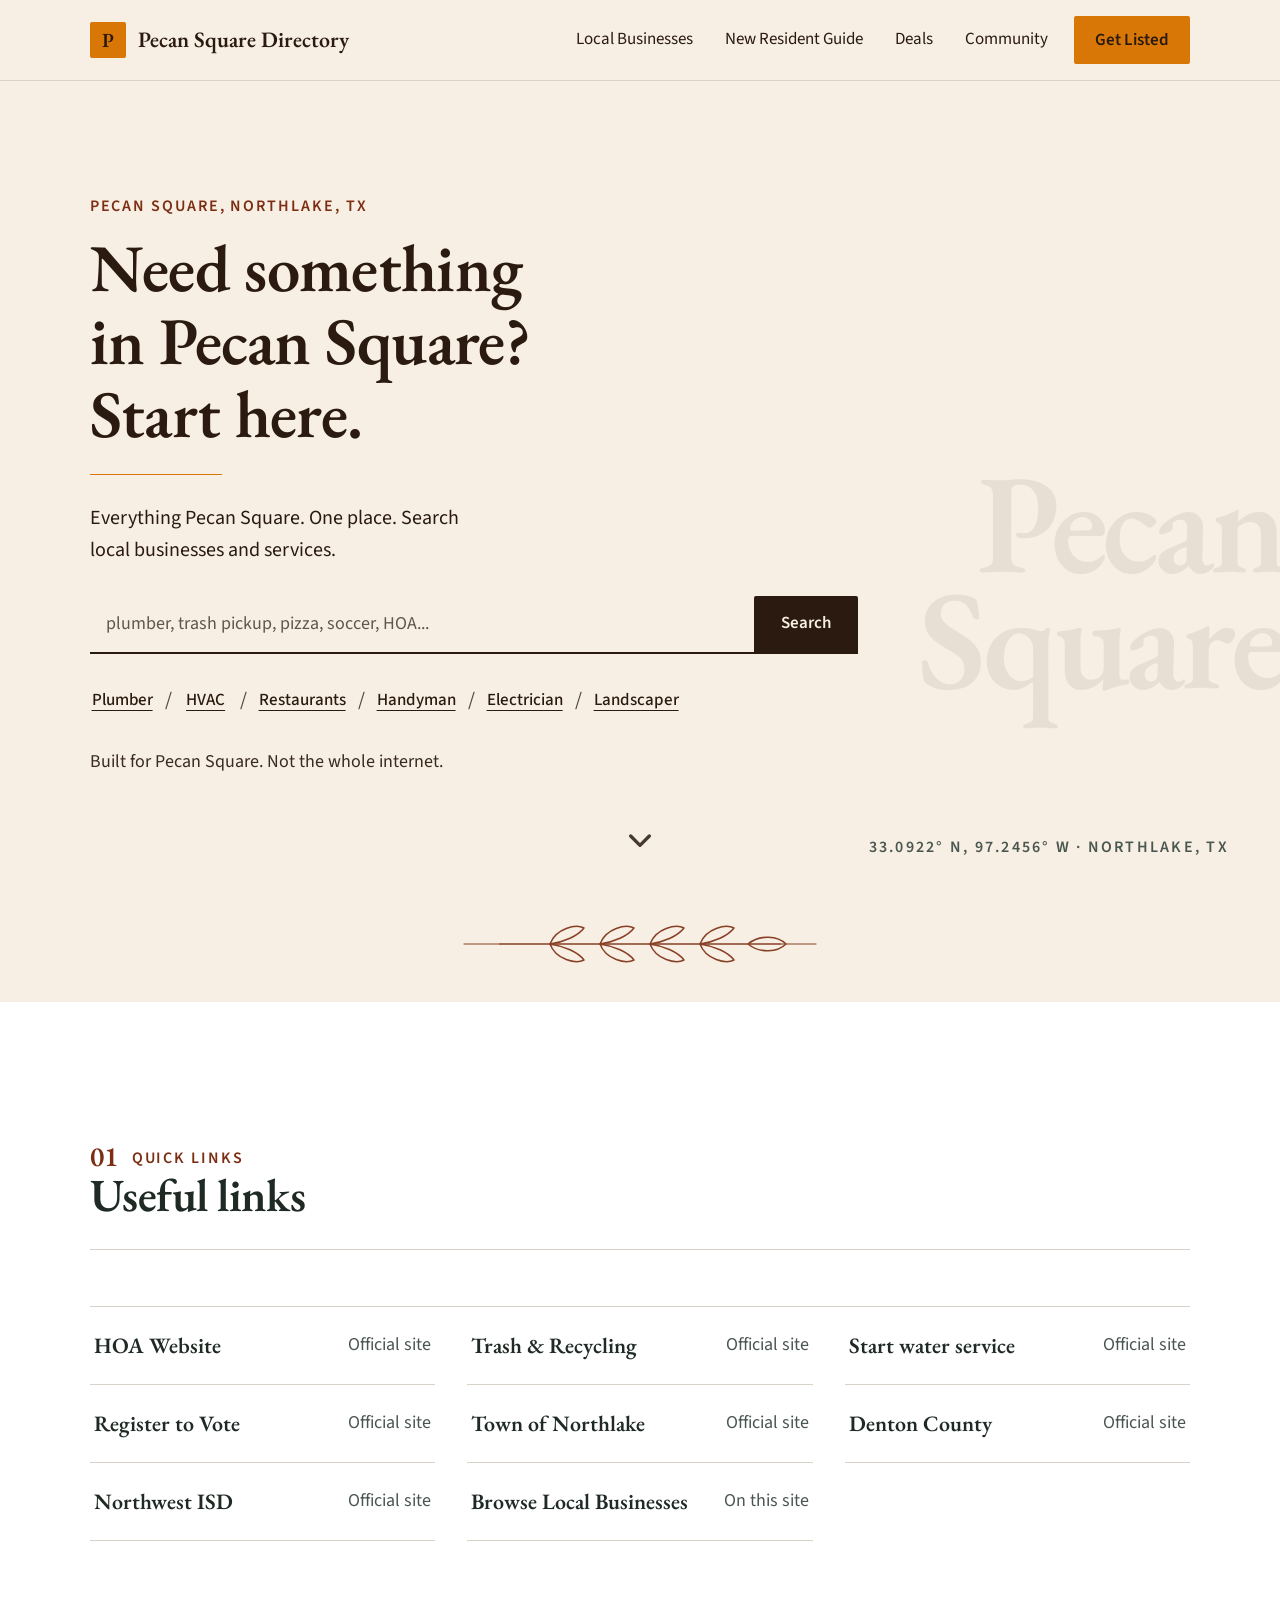
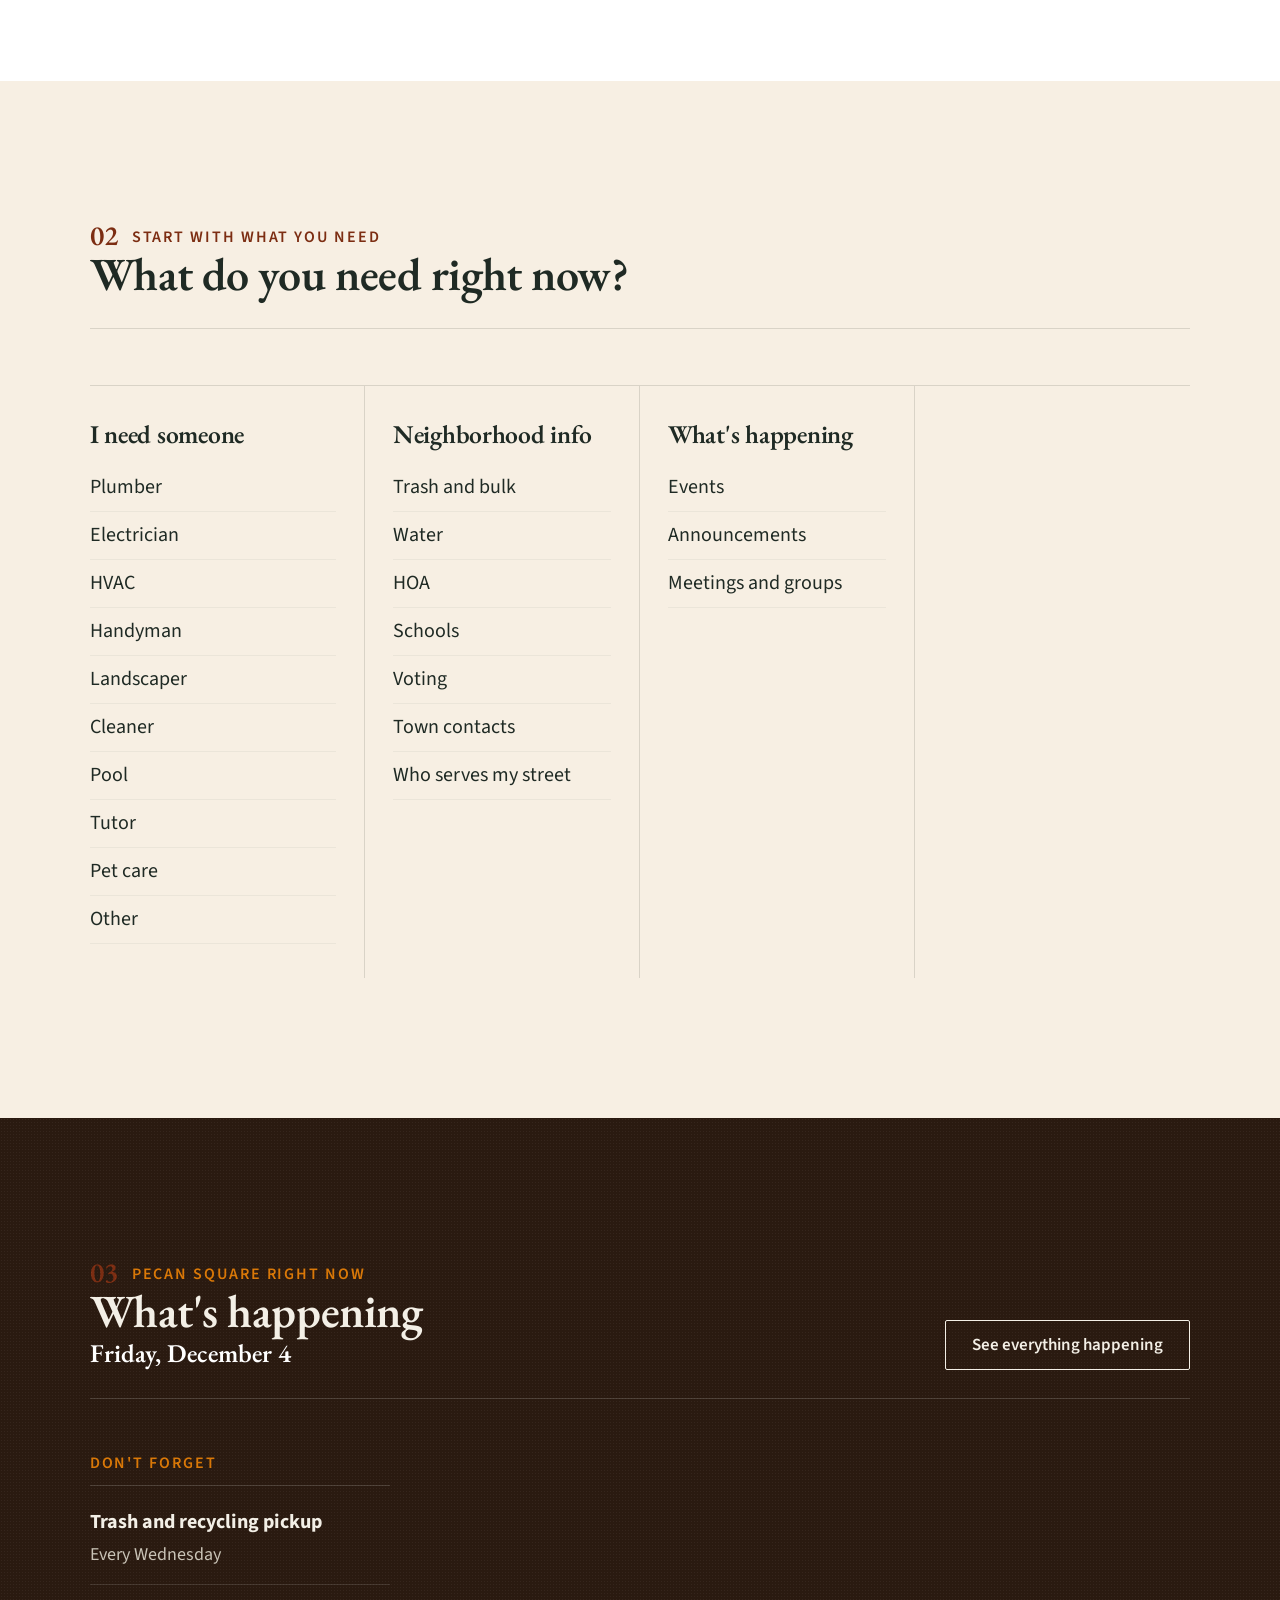
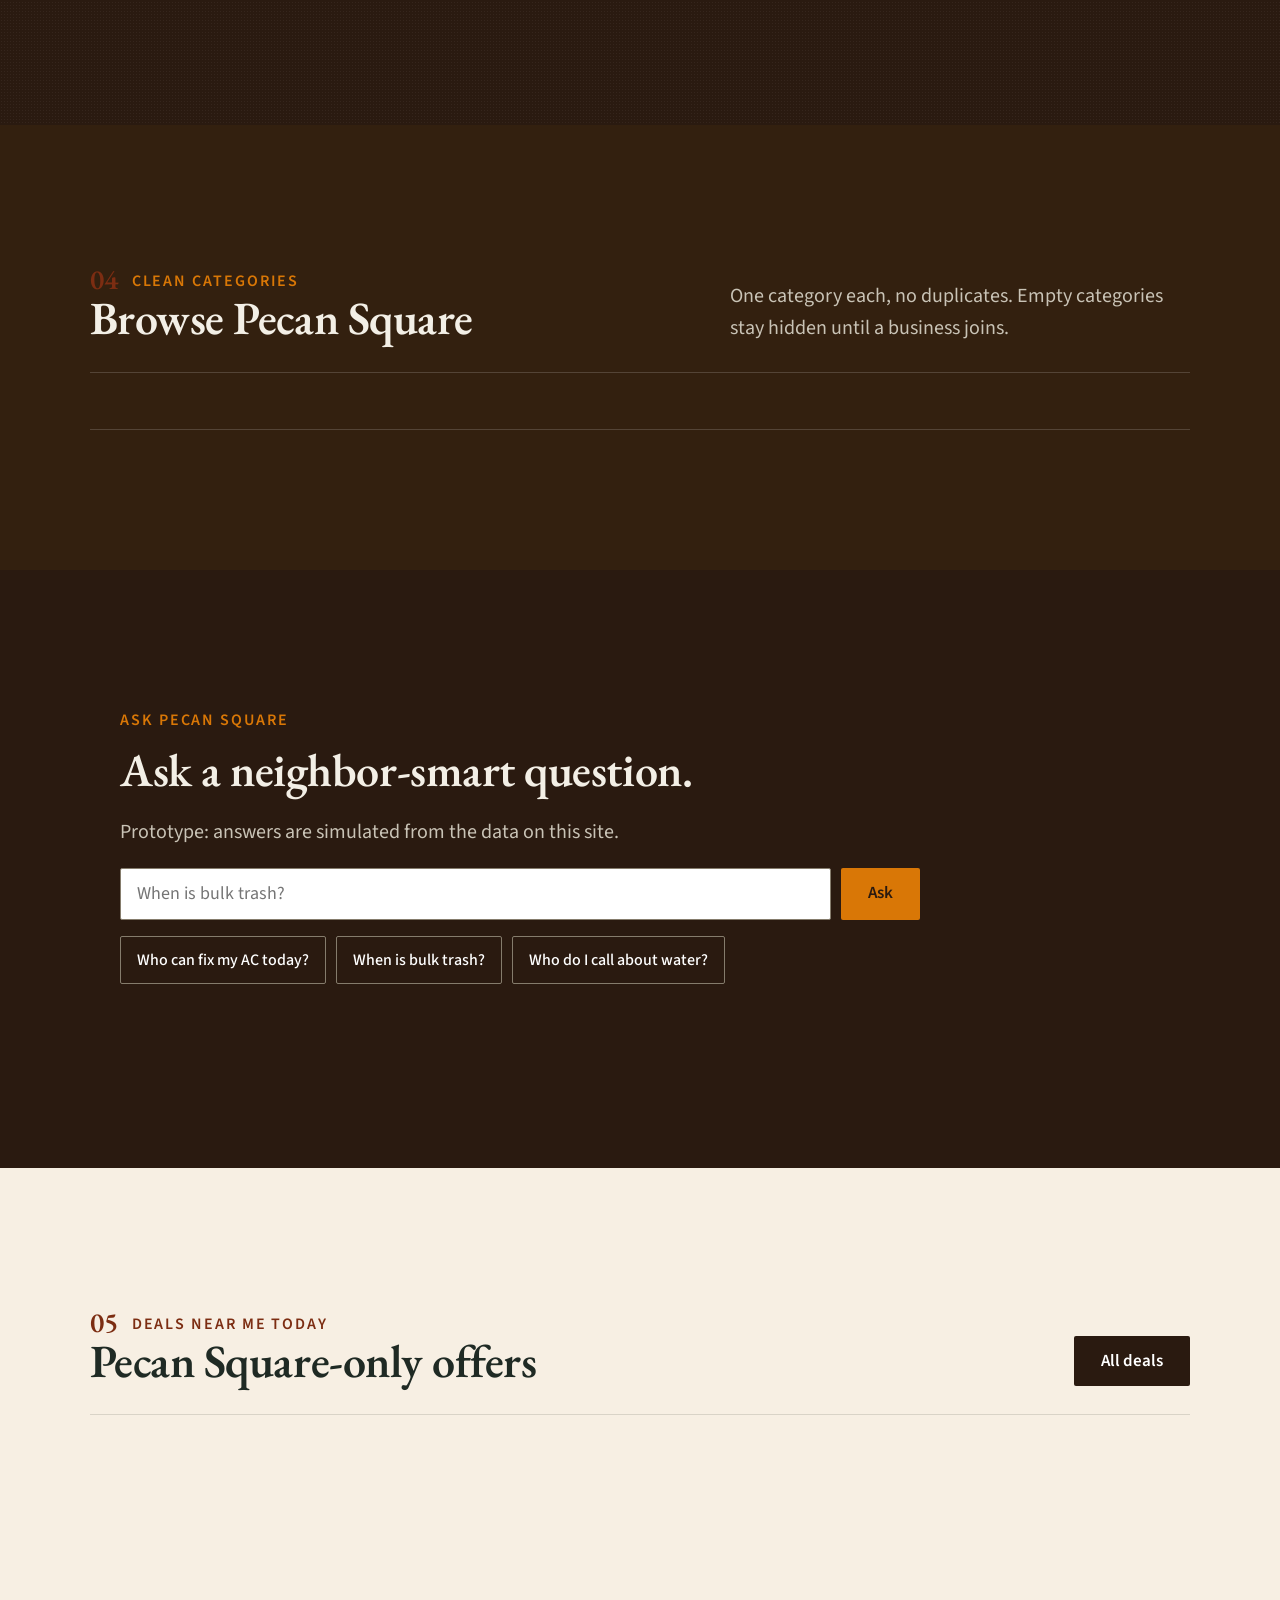
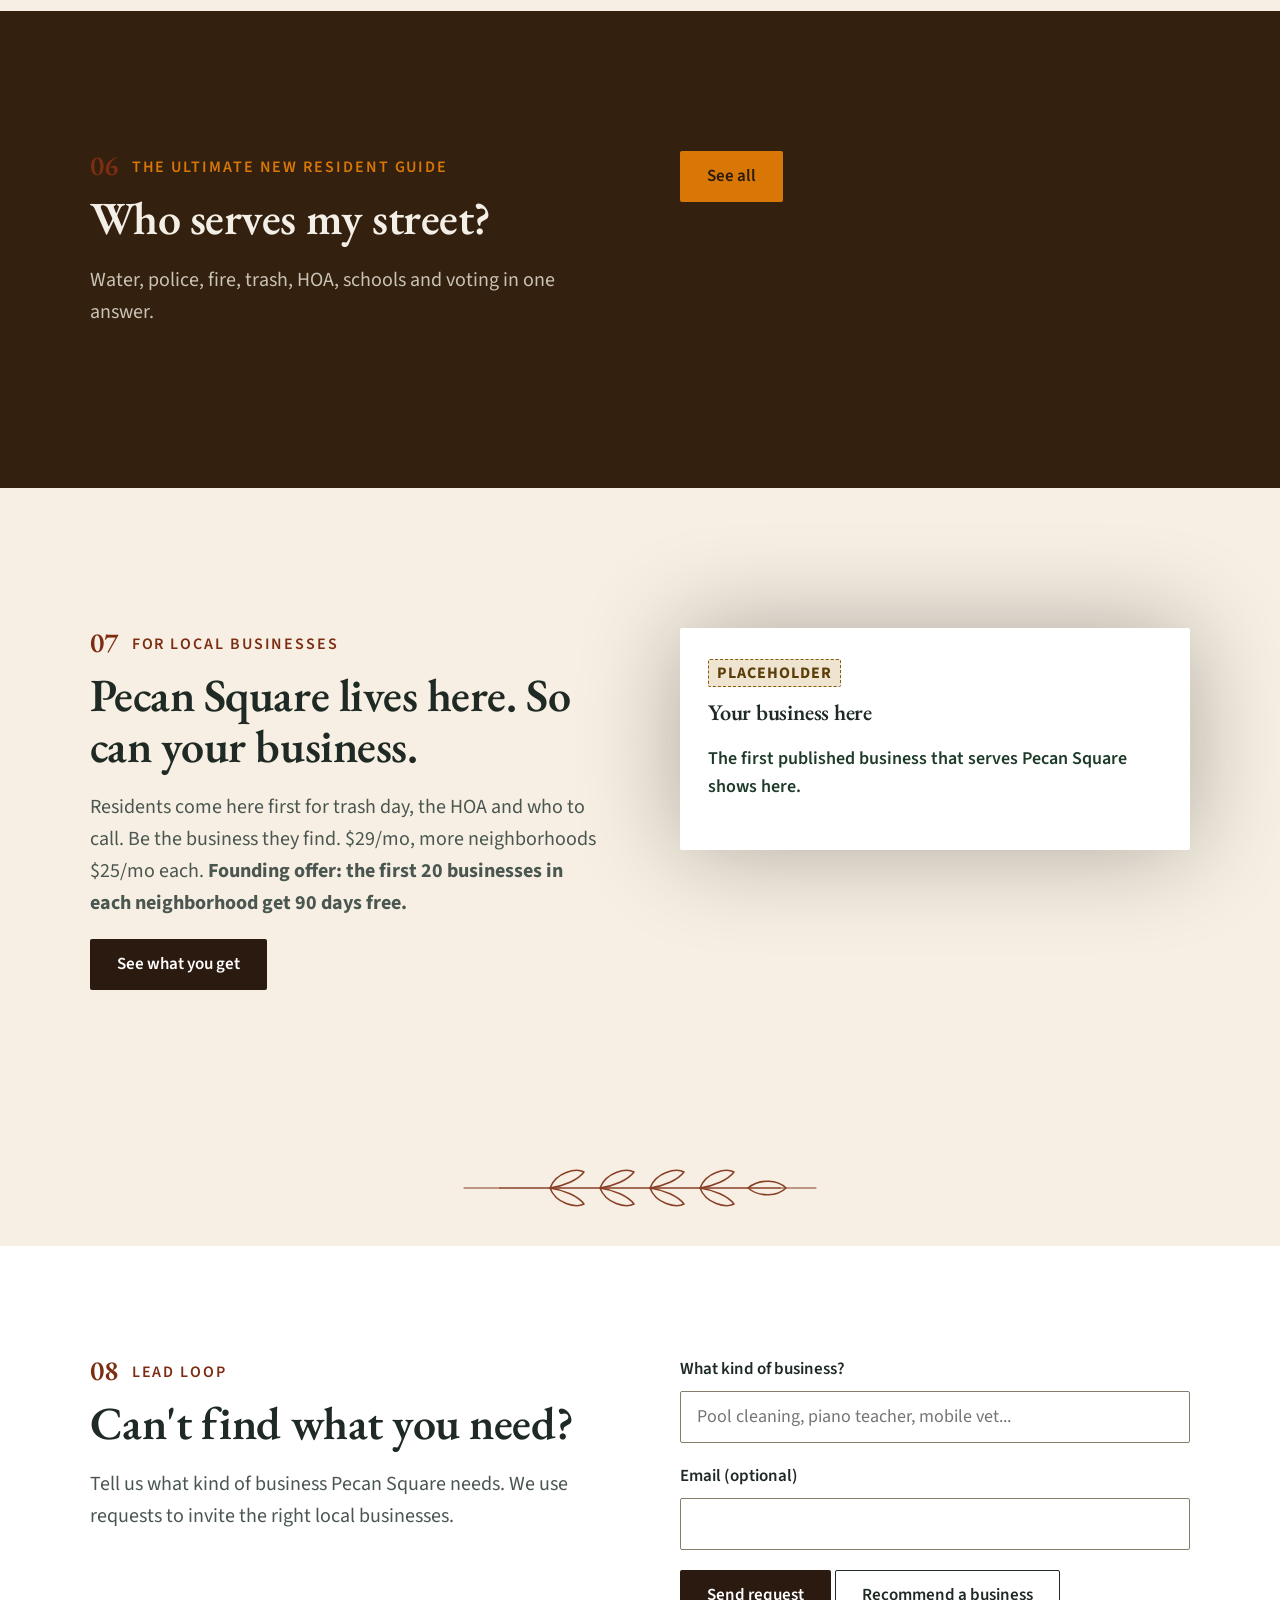
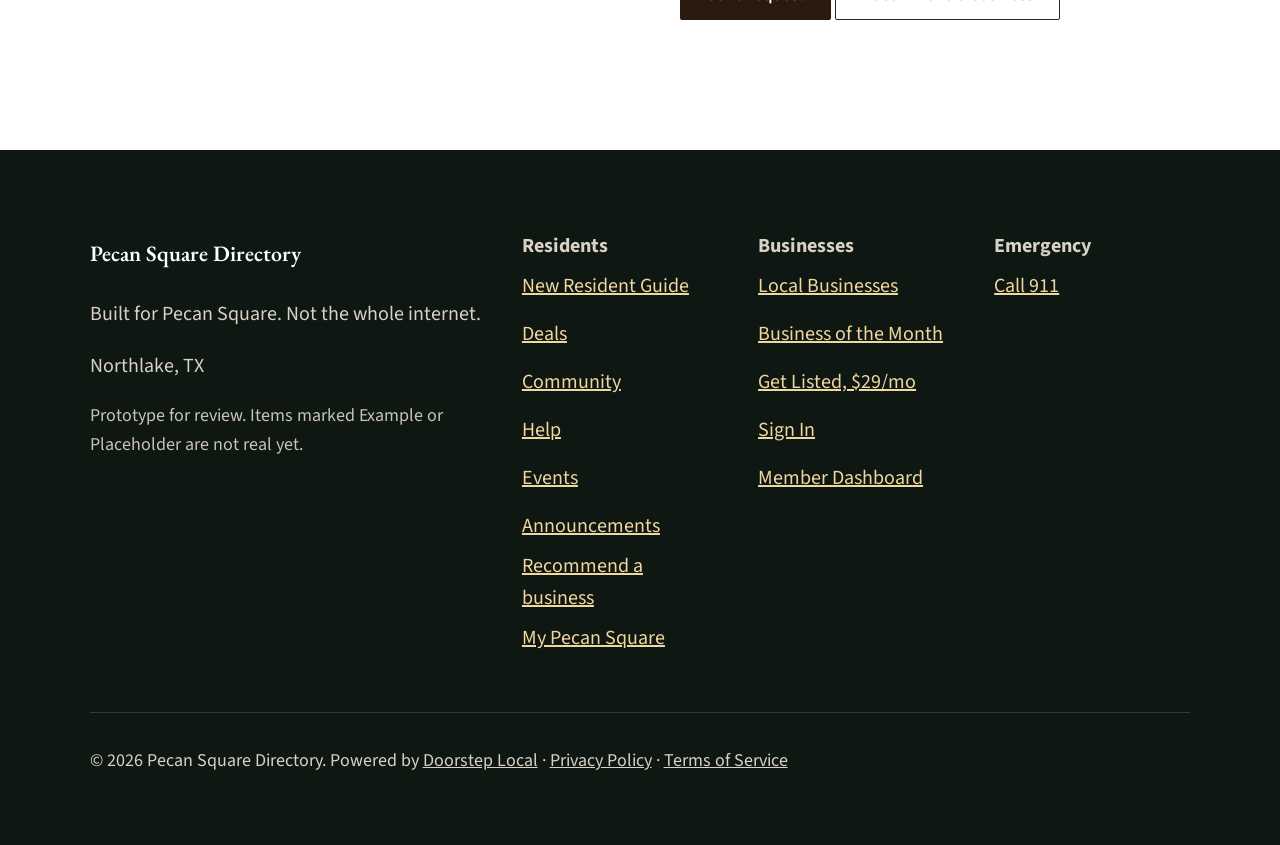
<file: index.html>
<!doctype html>
<html lang="en"><head><meta charset="utf-8"><meta name="viewport" content="width=device-width,initial-scale=1">
<title>Pecan Square Directory | Everything Pecan Square. One place.</title><meta name="description" content="The homepage for living in Pecan Square: search local businesses, trash day, HOA, water, police, events and Pecan Square-only deals."><meta name="robots" content="noindex,nofollow">
<link rel="canonical" href="https://pecansquaredirectory-preview.clientreview.co/index.html"><meta property="og:title" content="Pecan Square Directory | Everything Pecan Square. One place."><meta property="og:description" content="The homepage for living in Pecan Square: search local businesses, trash day, HOA, water, police, events and Pecan Square-only deals.">
<meta property="og:url" content="https://pecansquaredirectory-preview.clientreview.co/index.html"><meta property="og:type" content="website">
<link rel="icon" href="assets/favicon.svg"><link rel="preload" href="fonts/ebgaramond.woff2" as="font" type="font/woff2" crossorigin><link rel="preload" href="fonts/sourcesans3.woff2" as="font" type="font/woff2" crossorigin>
<link rel="stylesheet" href="css/site.css"><link rel="preload" href="js/site.js" as="script"><link rel="preload" href="js/layout.js" as="script"><link rel="preload" href="js/app.js" as="script">
<script>/* CLS gate: hide main until app.js has rendered the data-driven blocks (removed in app.js; 3s safety). */document.documentElement.classList.add('js-wait');setTimeout(function(){document.documentElement.classList.remove('js-wait')},3000)</script></head>
<body class="nophoto acc-numeral type-pecan-square" data-page="home"><div id="hdr"></div><main id="main">
<section class="hero"><div class="wrap"><p class="kicker">Pecan Square, Northlake, TX</p>
<h1>Need something in Pecan Square? Start here.</h1><p class="lede">Everything Pecan Square. One place. Search local businesses and services.</p>
<form class="search" id="sform" role="search"><label for="q" class="skip" style="position:absolute;left:-9999px">What are you looking for in Pecan Square?</label>
<input id="q" type="search" enterkeyhint="search" placeholder="plumber, trash pickup, pizza, soccer, HOA..." autocomplete="off" aria-label="What are you looking for in Pecan Square?"><button class="btn btn-gold" type="submit">Search</button></form>
<div class="chips" aria-label="Quick searches" id="chips"></div>
<div class="results" id="results" hidden aria-live="polite"></div><p class="small">Built for Pecan Square. Not the whole internet.</p></div><div class="mark" aria-hidden="true"><span data-w="Pecan"></span><span data-w="Square"></span></div><p class="plate">33.0922° N, 97.2456° W · Northlake, TX</p><a class="scrollcue" href="#intent-h" aria-label="Scroll down"><svg viewBox="0 0 24 24" width="32" height="32" aria-hidden="true"><path d="M5 9l7 7 7-7" fill="none" stroke="currentColor" stroke-width="2.5" stroke-linecap="round" stroke-linejoin="round"/></svg></a></section>

<section data-band="intents" class="band" aria-labelledby="intent-h"><div class="wrap"><div class="head"><div><p class="kicker">Start with what you need</p><h2 id="intent-h">What do you need right now?</h2></div></div>
<div class="intents">
<div class="intent"><h3>I need someone</h3><ul><li><a href="index.html?q=plumber#sform">Plumber</a></li><li><a href="index.html?q=electrician#sform">Electrician</a></li><li><a href="index.html?q=hvac#sform">HVAC</a></li><li><a href="index.html?q=handyman#sform">Handyman</a></li><li><a href="index.html?q=landscaper#sform">Landscaper</a></li><li><a href="index.html?q=cleaner#sform">Cleaner</a></li><li><a href="index.html?q=pool#sform">Pool</a></li><li><a href="index.html?q=tutor#sform">Tutor</a></li><li><a href="index.html?q=pet#sform">Pet care</a></li><li><a href="#need">Other</a></li></ul></div>
<div class="intent" data-needs="resources"><h3>Neighborhood info</h3><ul><li><a href="new-resident.html#g-trash" data-g="trash">Trash and bulk</a></li><li><a href="new-resident.html#g-water" data-g="water">Water</a></li><li><a href="new-resident.html#g-hoa" data-g="hoa">HOA</a></li><li><a href="new-resident.html#g-police" data-g="police">Police and fire</a></li><li><a href="new-resident.html#g-schools" data-g="schools">Schools</a></li><li><a href="new-resident.html#g-voting" data-g="voting">Voting</a></li><li><a href="new-resident.html#g-town" data-g="town">Town contacts</a></li><li><a href="new-resident.html#lookup-sec">Who serves my street</a></li></ul></div>
<div class="intent"><h3>What's happening</h3><ul><li><a href="events.html">Events</a></li><li><a href="announcements.html">Announcements</a></li><li><a href="community.html">Meetings and groups</a></li></ul></div>
<div class="intent" data-needs="offers"><h3>I want a deal</h3><ul><li><a href="offers.html">Deals Near Me Today</a></li><li><a href="offers.html">All deals</a></li></ul></div>
</div></div></section>

<section data-band="quick" class="band white" data-needs="resources"><div class="wrap"><div class="head"><div><p class="kicker">Quick links</p><h2>Useful links</h2></div></div><div class="cats quick" data-quick></div></div></section>
<section data-band="now" class="band dark grain" aria-labelledby="now-h" id="nowsec"><div class="wrap"><div class="head"><div><p class="kicker">Pecan Square Right Now</p><h2 id="now-h">What's happening</h2><p class="date" id="nowdate"></p></div><a class="btn btn-ghost" href="community.html">See everything happening</a></div>
<div class="now" id="now"></div></div></section>

<section data-band="cats" class="band slate" aria-labelledby="cat-h"><div class="wrap"><div class="head"><div><p class="kicker">Clean categories</p><h2 id="cat-h">Browse Pecan Square</h2></div><p class="muted">One category each, no duplicates. Empty categories stay hidden until a business joins.</p></div><div class="cats" id="cats"></div></div></section>

<section data-band="featured" class="band" aria-labelledby="feat-h" data-needs="businesses"><div class="wrap"><div class="head"><div><p class="kicker">Local Businesses</p><h2 id="feat-h">Featured Pecan Square businesses</h2></div><a class="btn btn-dark" href="members.html">See all local businesses</a></div><div class="list" id="featured"></div>
<p class="note">No star reviews. Neighbors say yes or no and what the business helped with.</p></div></section>

<section data-band="ask" class="band dark" aria-labelledby="ask-h"><div class="wrap measure"><p class="kicker">Ask Pecan Square</p><h2 id="ask-h">Ask a neighbor-smart question.</h2><p class="muted">Prototype: answers are simulated from the data on this site.</p>
<form class="ask" id="ask"><label for="askq" style="position:absolute;left:-9999px">Ask Pecan Square</label><input id="askq" type="text" autocomplete="off" enterkeyhint="send" placeholder="When is bulk trash?"><button class="btn btn-gold" type="submit">Ask</button></form>
<div class="ask-q"><button type="button" style="color:#fff;border-color:#857c6c">Who can fix my AC today?</button><button type="button" style="color:#fff;border-color:#857c6c">When is bulk trash?</button><button type="button" style="color:#fff;border-color:#857c6c">Who do I call about water?</button></div>
<div class="ask-out" id="ask-out" aria-live="polite"></div></div></section>

<section data-band="deals" class="band" aria-labelledby="deal-h"><div class="wrap"><div class="head"><div><p class="kicker">Deals Near Me Today</p><h2 id="deal-h">Pecan Square-only offers</h2></div><a class="btn btn-dark" href="offers.html">All deals</a></div><div class="list" id="deals"></div></div></section>

<section data-band="lookup" class="band slate" aria-labelledby="nr-h" id="lookup-sec" data-needs="sides"><div class="wrap split"><div><p class="kicker">The Ultimate New Resident Guide</p><h2 id="nr-h">Who serves my street?</h2><p class="muted">Water, police, fire, trash, HOA, schools and voting in one answer.</p><a class="btn btn-gold" href="new-resident.html">Open the full guide</a></div>
<!-- Side options render from SITE.sides (per-directory; admin sets them). Empty = "See all" link only. --><form class="sidepick" id="lookup"></form></div></section>

<section data-band="pitch" class="band" aria-labelledby="biz-h"><div class="wrap split"><div><p class="kicker">For local businesses</p><h2 id="biz-h">Pecan Square lives here. So can your business.</h2><p class="muted">Residents come here first for trash day, the HOA and who to call. Be the business they find. $29/mo, more neighborhoods $25/mo each. <b>Founding offer: the first 20 businesses in each neighborhood get 90 days free.</b></p><a class="btn btn-dark" href="join.html">See what you get</a></div>
<div class="profile" id="pitch"></div></div></section>
<section class="band tight white" id="need"><div class="wrap split"><div><p class="kicker">Lead loop</p><h2>Can't find what you need?</h2><p class="muted">Tell us what kind of business Pecan Square needs. We use requests to invite the right local businesses.</p></div>
<form data-proto><label for="needw">What kind of business?</label><input id="needw" type="text" placeholder="Pool cleaning, piano teacher, mobile vet..." required>
<p><label for="neede">Email (optional)</label><input id="neede" type="email" autocomplete="email"></p><button class="btn btn-dark" type="submit">Send request</button> <a class="btn btn-ghost" href="recommend.html">Recommend a business</a><p class="formmsg note" role="status"></p></form></div></section>
</main><div id="ftr"></div>
<script src="js/site.js"></script><script src="js/layout.js"></script><script src="js/app.js"></script><script>(function(){var H=window.H,S=H.S;
var used={};S.businesses.forEach(function(b){used[b.cat]=(used[b.cat]||0)+1});
H.$('#cats').innerHTML=S.categories.filter(function(c){return used[c.id]}).map(function(c){return '<a class="cat" href="members.html?cat='+c.id+'"><span>'+c.name+'</span><small>'+used[c.id]+' listed</small></a>'}).join('');
H.$('#featured').innerHTML=S.businesses.slice(0,3).map(H.bizCard).join('');
H.$('#deals').innerHTML=H.activeOffers().slice(0,3).map(H.offerCard).join('');})()</script>
</body></html>
</file>
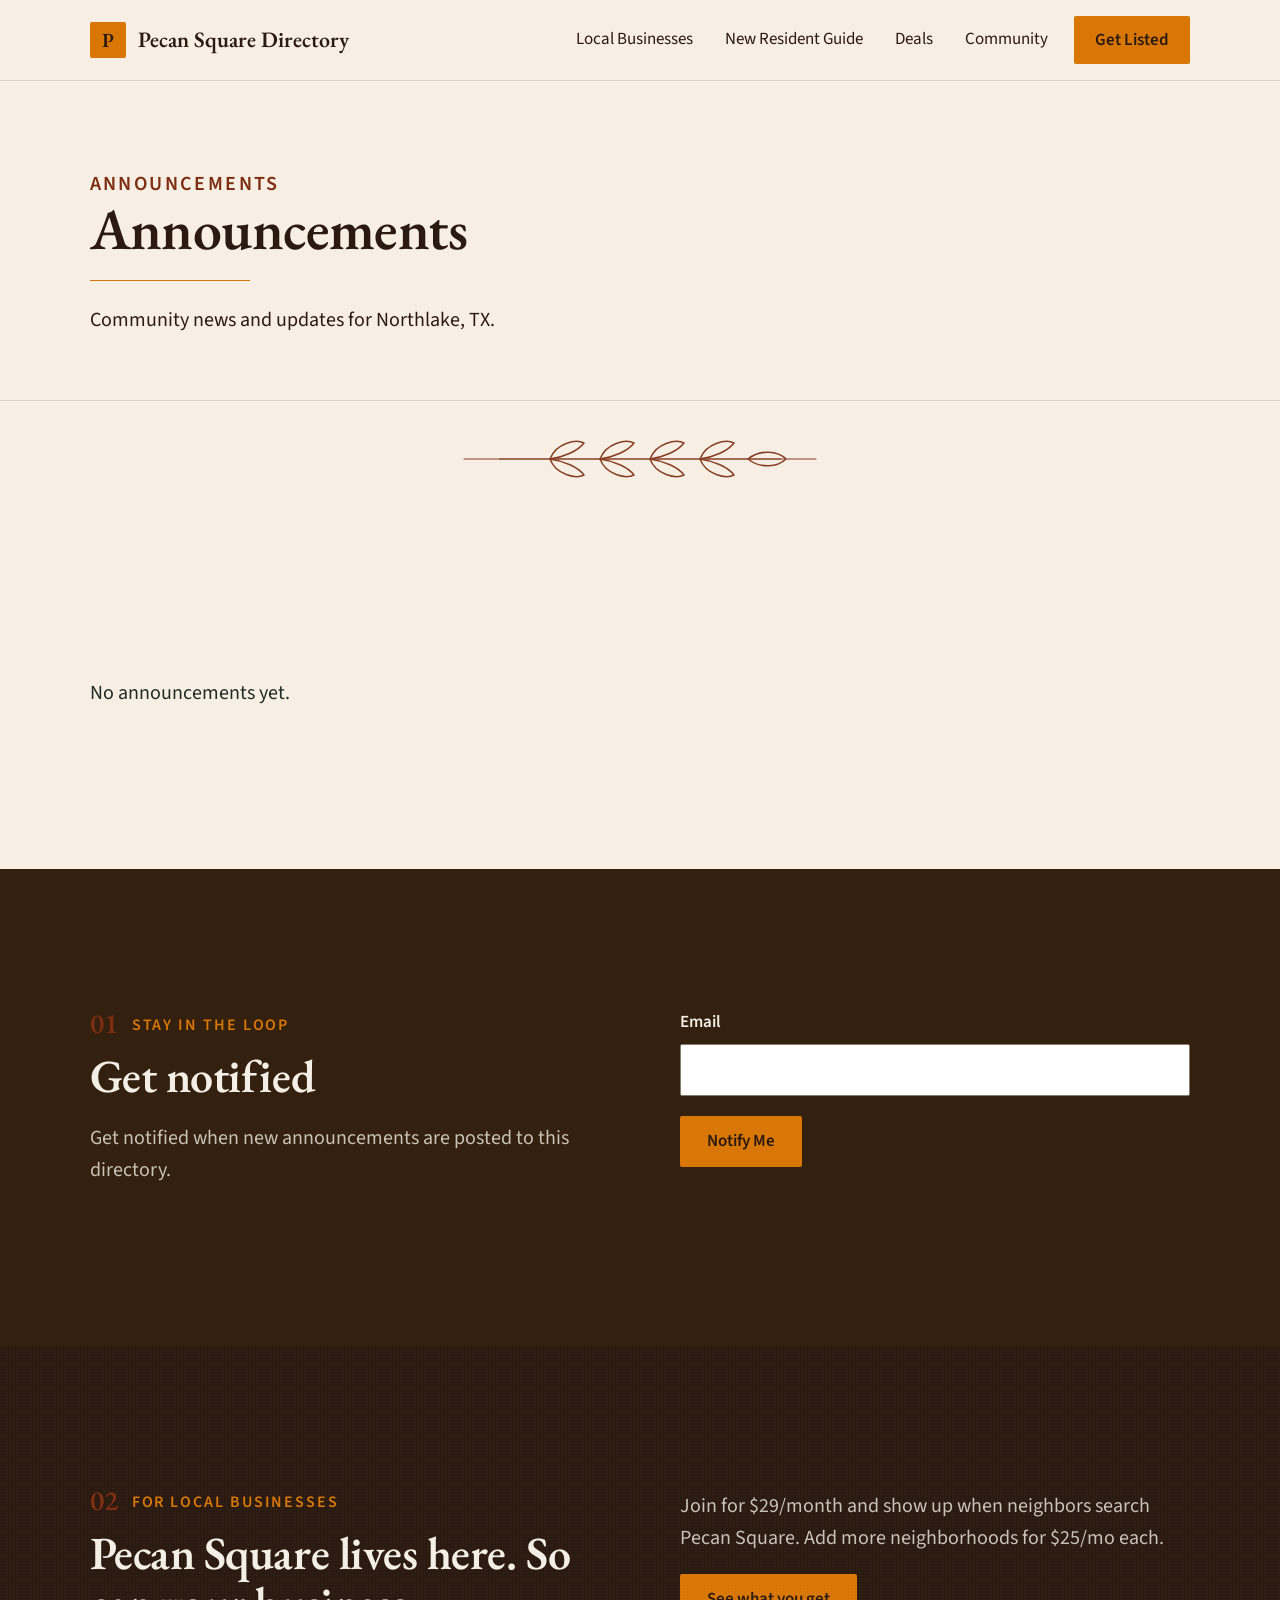
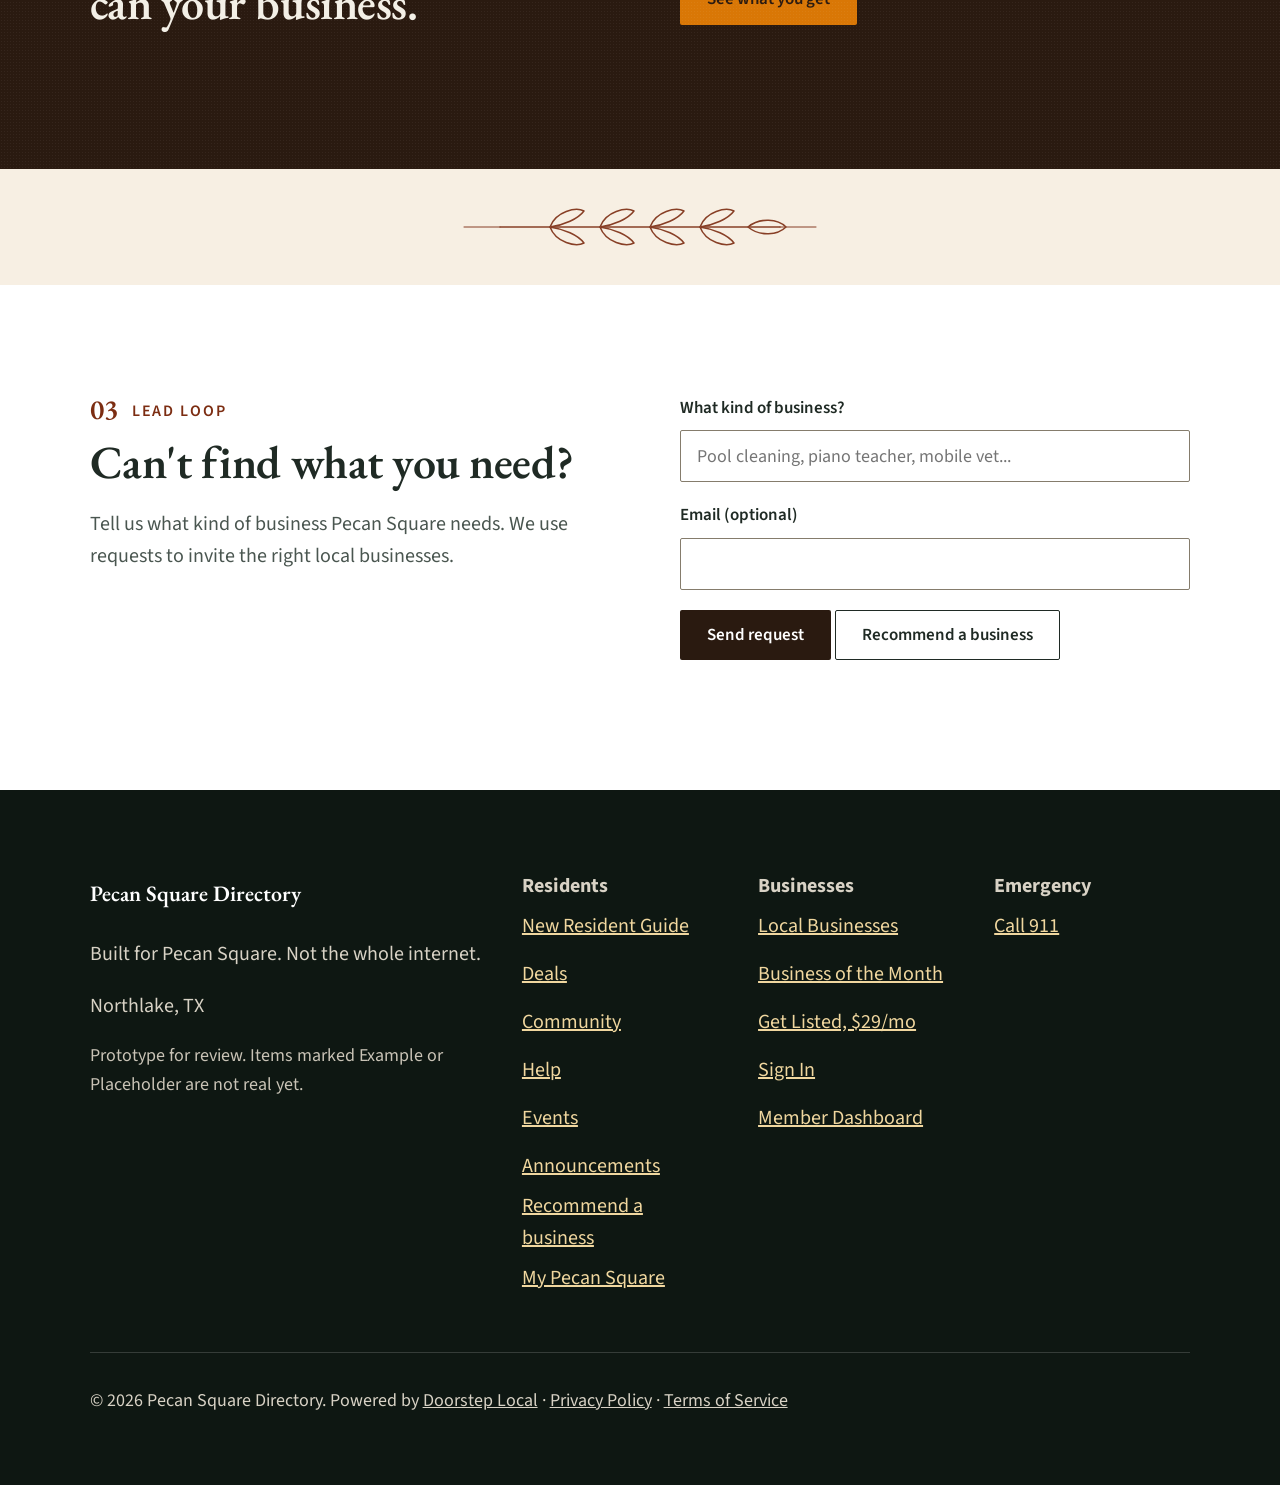
<file: announcements.html>
<!doctype html>
<html lang="en"><head><meta charset="utf-8"><meta name="viewport" content="width=device-width,initial-scale=1">
<title>Announcements | Pecan Square Directory</title><meta name="description" content="Community news and updates for Pecan Square."><meta name="robots" content="noindex,nofollow">
<link rel="canonical" href="https://pecansquaredirectory-preview.clientreview.co/announcements.html"><meta property="og:title" content="Announcements | Pecan Square Directory"><meta property="og:description" content="Community news and updates for Pecan Square.">
<meta property="og:url" content="https://pecansquaredirectory-preview.clientreview.co/announcements.html"><meta property="og:type" content="website">
<link rel="icon" href="assets/favicon.svg"><link rel="preload" href="fonts/ebgaramond.woff2" as="font" type="font/woff2" crossorigin><link rel="preload" href="fonts/sourcesans3.woff2" as="font" type="font/woff2" crossorigin>
<link rel="stylesheet" href="css/site.css"><link rel="preload" href="js/site.js" as="script"><link rel="preload" href="js/layout.js" as="script"><link rel="preload" href="js/app.js" as="script">
<script>/* CLS gate: hide main until app.js has rendered the data-driven blocks (removed in app.js; 3s safety). */document.documentElement.classList.add('js-wait');setTimeout(function(){document.documentElement.classList.remove('js-wait')},3000)</script></head>
<body class="nophoto acc-numeral type-pecan-square" data-page="ann"><div id="hdr"></div><main id="main">
<section class="phero"><div class="wrap"><p class="kicker">Announcements</p><h1>Announcements</h1><p>Community news and updates for Northlake, TX.</p></div></section><section class="band"><div class="wrap"><div class="list" id="al"></div></div></section><section class="band slate"><div class="wrap split"><div><p class="kicker">Stay in the loop</p><h2>Get notified</h2><p class="muted">Get notified when new announcements are posted to this directory.</p></div><form data-proto><label for="annemail">Email</label><input id="annemail" type="email" autocomplete="email" required><p><button class="btn btn-gold" type="submit">Notify Me</button></p><p class="formmsg note" role="status"></p></form></div></section>
<section class="band dark grain cta-band"><div class="wrap split"><div><p class="kicker">For local businesses</p><h2>Pecan Square lives here. So can your business.</h2></div><div><p class="muted">Join for $29/month and show up when neighbors search Pecan Square. Add more neighborhoods for $25/mo each.</p><a class="btn btn-gold" href="join.html">See what you get</a></div></div></section><section class="band tight white" id="need"><div class="wrap split"><div><p class="kicker">Lead loop</p><h2>Can't find what you need?</h2><p class="muted">Tell us what kind of business Pecan Square needs. We use requests to invite the right local businesses.</p></div>
<form data-proto><label for="needw">What kind of business?</label><input id="needw" type="text" placeholder="Pool cleaning, piano teacher, mobile vet..." required>
<p><label for="neede">Email (optional)</label><input id="neede" type="email" autocomplete="email"></p><button class="btn btn-dark" type="submit">Send request</button> <a class="btn btn-ghost" href="recommend.html">Recommend a business</a><p class="formmsg note" role="status"></p></form></div></section>
</main><div id="ftr"></div>
<script src="js/site.js"></script><script src="js/layout.js"></script><script src="js/app.js"></script><script>(function(){var H=window.H,A=H.S.announcements||[];H.$('#al').innerHTML=A.length?A.map(function(a){return '<article class="card"><span class="kicker" style="margin:0">'+H.esc(a.date||'')+'</span><h3>'+H.esc(a.title)+(a.source==='example'?' '+H.EX:'')+'</h3><p>'+H.esc(a.body||'')+'</p></article>'}).join(''):'<p>No announcements yet.</p>'})()</script>
</body></html>
</file>
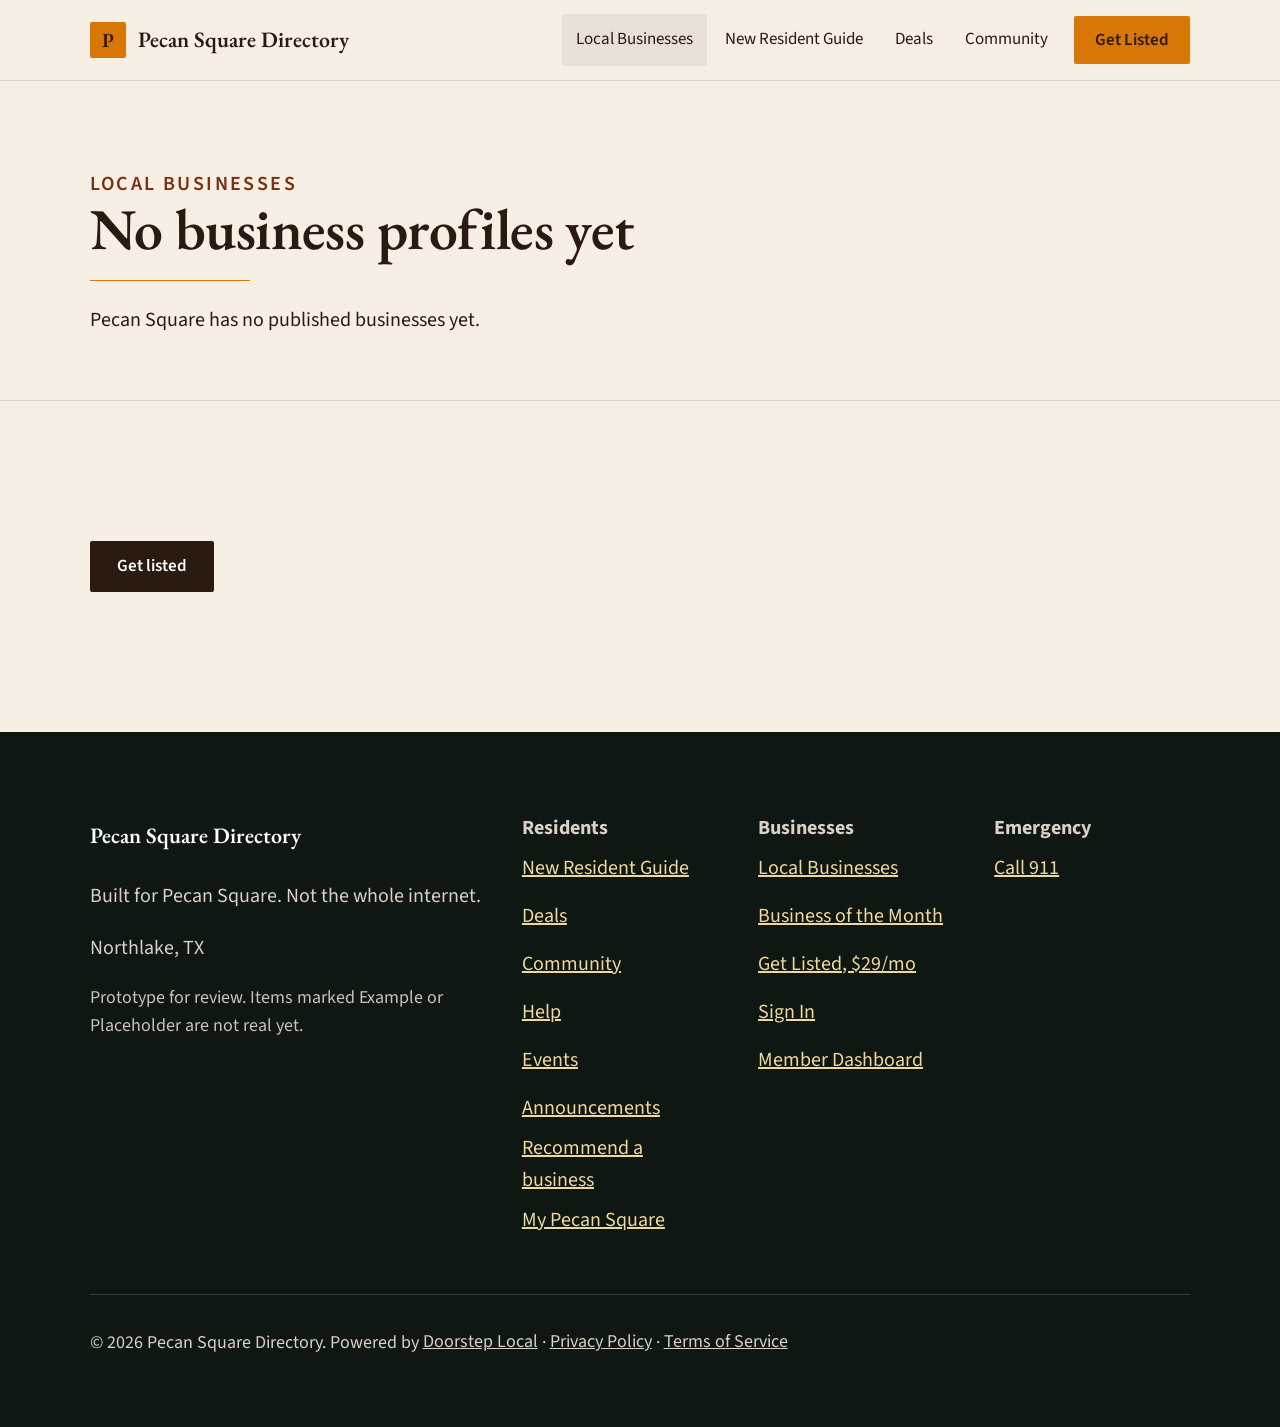
<file: business.html>
<!doctype html>
<html lang="en"><head><meta charset="utf-8"><meta name="viewport" content="width=device-width,initial-scale=1">
<title>Business profile | Pecan Square Directory</title><meta name="description" content="Sample Pecan Square Directory business profile."><meta name="robots" content="noindex,nofollow">
<link rel="canonical" href="https://pecansquaredirectory-preview.clientreview.co/business.html"><meta property="og:title" content="Business profile | Pecan Square Directory"><meta property="og:description" content="Sample Pecan Square Directory business profile.">
<meta property="og:url" content="https://pecansquaredirectory-preview.clientreview.co/business.html"><meta property="og:type" content="website">
<link rel="icon" href="assets/favicon.svg"><link rel="preload" href="fonts/ebgaramond.woff2" as="font" type="font/woff2" crossorigin><link rel="preload" href="fonts/sourcesans3.woff2" as="font" type="font/woff2" crossorigin>
<link rel="stylesheet" href="css/site.css"><link rel="preload" href="js/site.js" as="script"><link rel="preload" href="js/layout.js" as="script"><link rel="preload" href="js/app.js" as="script">
<script>/* CLS gate: hide main until app.js has rendered the data-driven blocks (removed in app.js; 3s safety). */document.documentElement.classList.add('js-wait');setTimeout(function(){document.documentElement.classList.remove('js-wait')},3000)</script></head>
<body class="nophoto acc-numeral type-pecan-square" data-page="members"><div id="hdr"></div><main id="main">
<div id="biz"></div>
</main><div id="ftr"></div>
<script src="js/site.js"></script><script src="js/layout.js"></script><script src="js/app.js"></script><script>(function(){var H=window.H,S=H.S,id=new URLSearchParams(location.search).get('id');
var live=S.businesses.filter(function(x){return x.source==='live'});var b=live.filter(function(x){return x.id===id})[0]||live[0];if(!b){H.$('#biz').innerHTML='<section class="phero"><div class="wrap"><p class="kicker">Local Businesses</p><h1>No business profiles yet</h1><p>'+H.esc(S.community)+' has no published businesses yet.</p></div></section><section class="band"><div class="wrap"><a class="btn btn-dark" href="join.html">Get listed</a></div></section>';return}document.title=b.name+' | Pecan Square Directory';
var offers=S.offers.filter(function(o){return o.biz===b.id});
var recN=b.recsApproved||b.recs||0;
H.$('#biz').innerHTML='<section class="phero bizhero"><div class="wrap"><p class="kicker">'+H.catName(b.cat)+' / '+b.sub+'</p><h1>'+H.esc(b.name)+'</h1><p>'+H.esc(b.tagline)+'</p>'+(b.subtagline?'<p class="subtag">'+H.esc(b.subtagline)+'</p>':'')+'</div></section>'+
(b.cover?'<section class="band tight bizcover-band"><div class="wrap"><div class="bizcover"><img class="bizbanner" src="'+b.cover+'" alt="'+H.esc(b.name)+' cover banner" width="2172" height="724">'+(b.logo?'<img class="bizlogo" src="'+b.logo+'" alt="'+H.esc(b.name)+' logo" width="512" height="512">':'')+'</div></div></section>':'')+
'<section class="band"><div class="wrap split"><div class="profile-body">'+(b.liveTag||b.verifiedMember?'<p class="livetags">'+(b.liveTag?'<span class="tag">'+H.esc(b.liveTag)+'</span>':'')+(b.verifiedMember?'<span class="tag vm">Verified Member</span>':'')+'</p>':'')+H.badges(b)+(b.ownerNote?'<p class="recs" style="font-size:1.25rem">'+b.ownerNote+'</p>':'')+
(b.aboutParas?'<h2 class="abouth">About</h2>'+b.aboutParas.map(function(t){return '<p>'+H.esc(t)+'</p>'}).join(''):(b.about?'<p>'+H.esc(b.about)+'</p>':''))+(b.note?'<p class="note">'+b.note+'</p>':'')+
(recN?'<h3>Recommended by '+recN+' Pecan Square neighbors '+(b.recsExample?H.EX:'')+'</h3><p class="note">Only admin-approved recommendations are counted.</p>':'')+
'<form id="recform" data-biz="'+b.id+'" style="margin-top:20px"><fieldset class="seg" style="border:0;padding:0"><legend style="font-weight:600">Would you recommend '+H.esc(b.name)+' to a neighbor?</legend><label><input type="radio" name="rec" value="yes" required>Yes</label><label><input type="radio" name="rec" value="no">No</label></fieldset><label for="recname">Your name</label><input id="recname" type="text" autocomplete="name" required><label for="help">What did they help with?</label><input id="help" type="text"><p><button class="btn btn-dark" type="submit">Submit recommendation</button></p><p class="formmsg note" role="status"></p><div id="pending"></div></form></div>'+
'<aside class="card"><h3>Contact</h3>'+(b.phone?'<a class="btn btn-dark" href="tel:'+b.phone.replace(/\D/g,'')+'">Call '+b.phone+'</a>':'')+(b.web?'<a class="btn btn-ghost" href="'+b.web+'" rel="noopener">Visit website</a>':'')+(b.directions?'<a class="btn btn-ghost" href="'+b.directions+'" rel="noopener">Get Directions</a>':'')+(b.email?'<a class="btn btn-ghost" href="mailto:'+b.email+'">Email '+H.esc(b.email.split('@')[0])+'@<wbr>'+H.esc(b.email.split('@')[1])+'</a>':'')+
'<a class="btn btn-gold" href="'+(b.email?'mailto:'+b.email+'?subject=Quote%20request%20from%20Pecan%20Square%20Directory':'#')+'">Request a Quote</a>'+'<a class="btn btn-ghost" href="#">'+H.cta(b)+'</a>'+H.saveBtn('biz',b.id,b.name)+(b.city?'<p class="sub">'+b.city+'</p>':'')+(b.views?'<p class="views"><b>'+b.views+'</b> Profile Views</p>':'')+'</aside></div></section>'+
(offers.length?'<section class="band white"><div class="wrap"><div class="card specialoffer"><p class="kicker">Special Offer</p>'+offers.map(function(o){return '<h3>'+H.esc(o.title)+'</h3>'}).join('')+'<a class="btn btn-gold" href="'+(b.email?'mailto:'+b.email+'?subject=Special%20offer':'#')+'">Request a Quote</a></div></div></section>':'')+'<section class="band dark grain cta-band"><div class="wrap split"><div><p class="kicker">For local businesses</p><h2>Pecan Square lives here. So can your business.</h2></div><div><p class="muted">Join for $29/month and show up when neighbors search Pecan Square. Add more neighborhoods for $25/mo each.</p><a class="btn btn-gold" href="join.html">See what you get</a></div></div></section>';
H.wireRecs();})()</script>
</body></html>
</file>
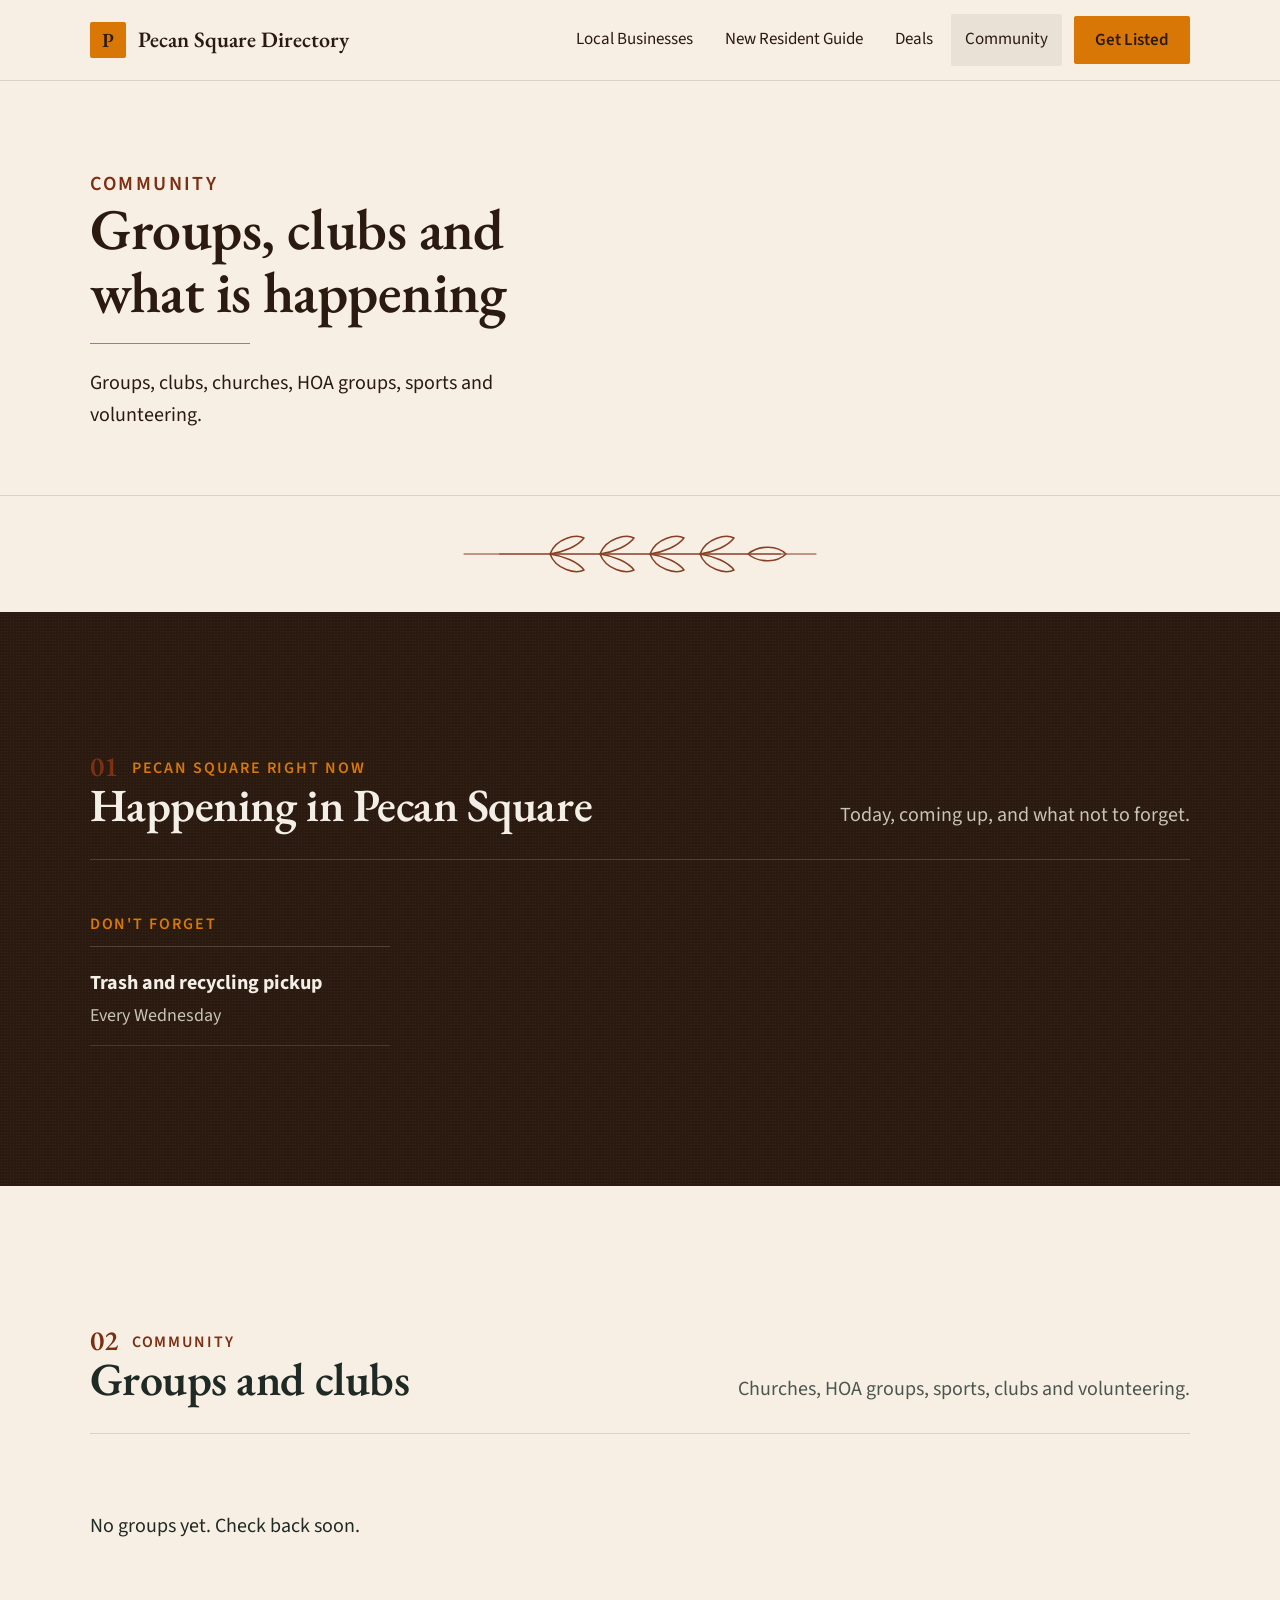
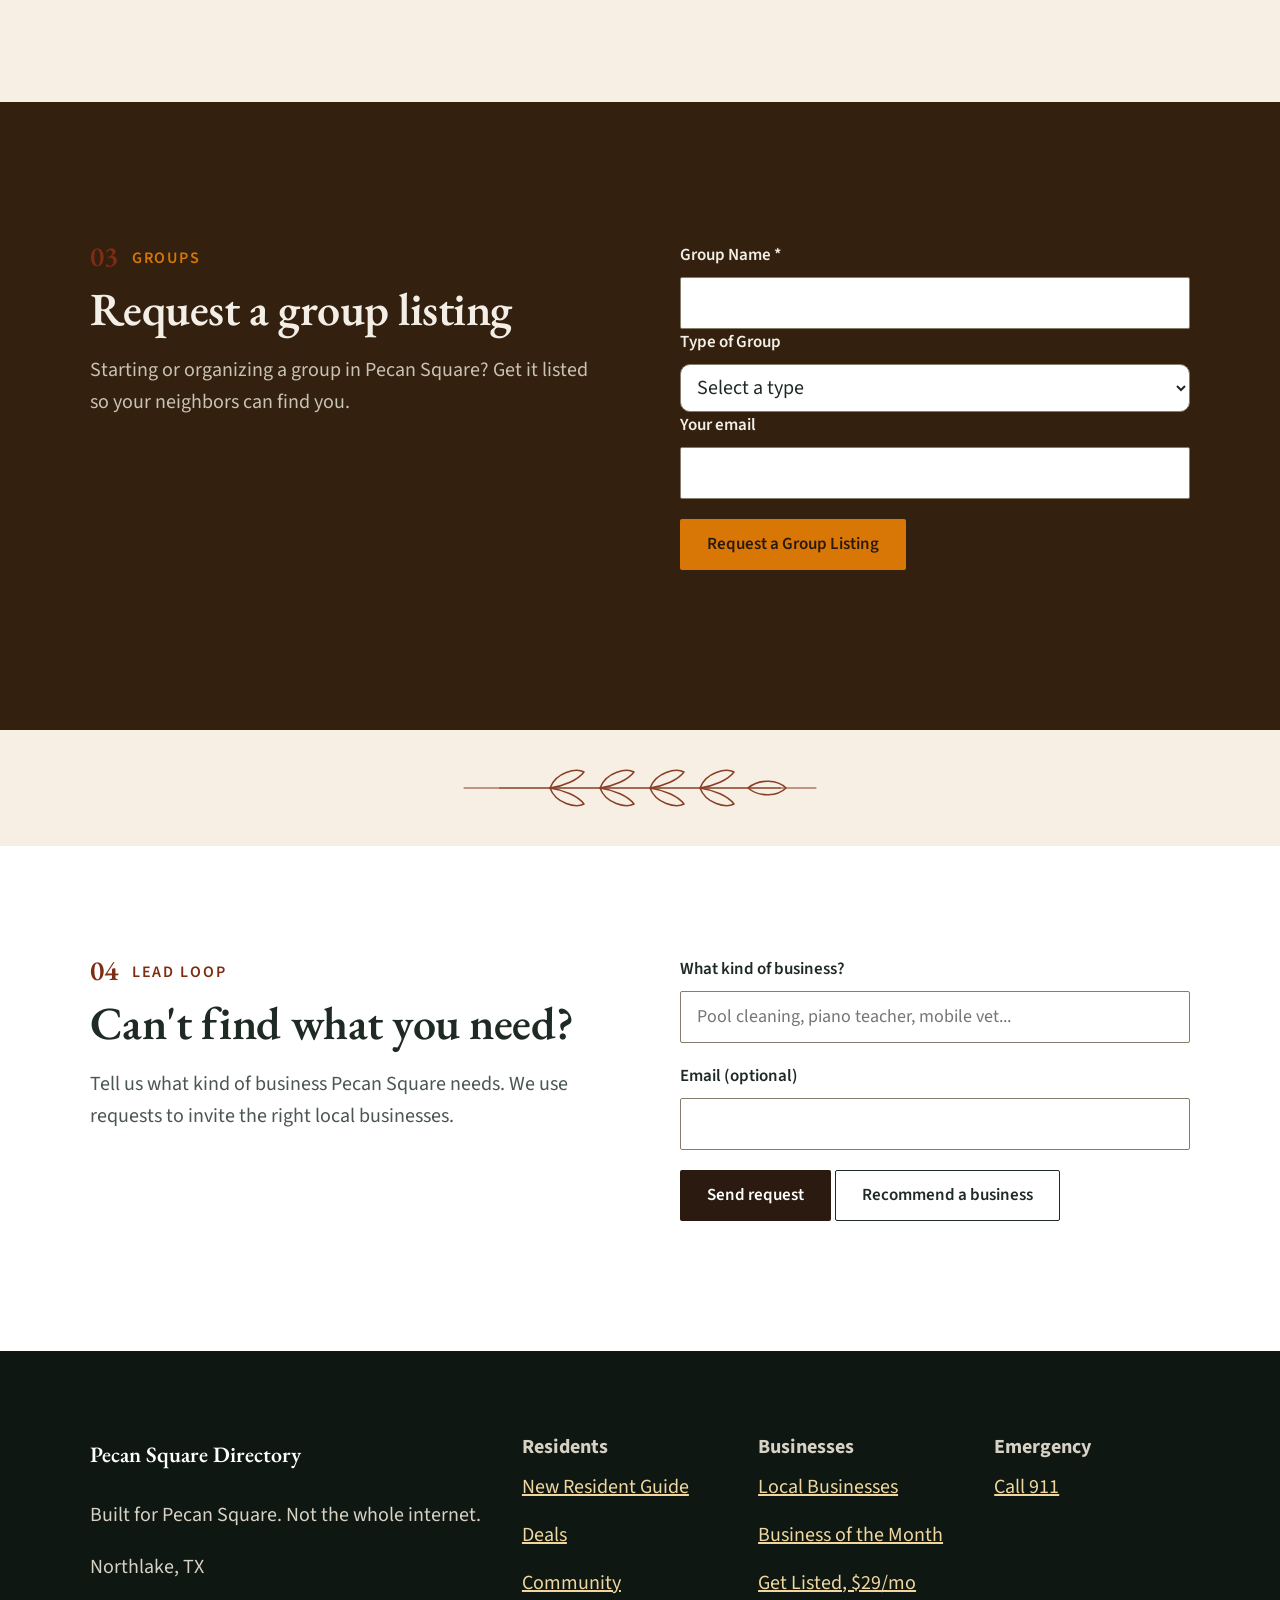
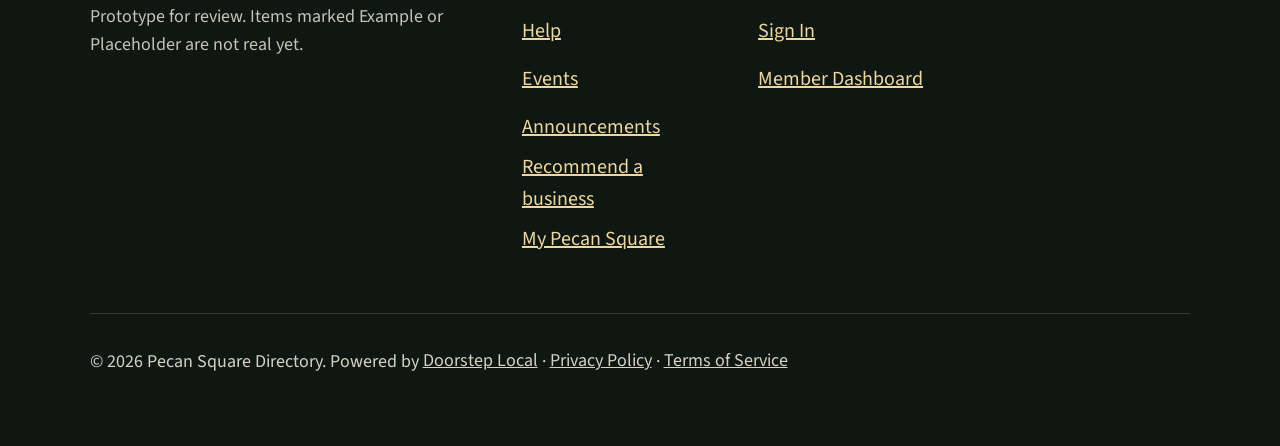
<file: community.html>
<!doctype html>
<html lang="en"><head><meta charset="utf-8"><meta name="viewport" content="width=device-width,initial-scale=1">
<title>Community in Pecan Square | Pecan Square Directory</title><meta name="description" content="Groups, clubs, churches, HOA groups, sports and volunteer opportunities in Pecan Square."><meta name="robots" content="noindex,nofollow">
<link rel="canonical" href="https://pecansquaredirectory-preview.clientreview.co/community.html"><meta property="og:title" content="Community in Pecan Square | Pecan Square Directory"><meta property="og:description" content="Groups, clubs, churches, HOA groups, sports and volunteer opportunities in Pecan Square.">
<meta property="og:url" content="https://pecansquaredirectory-preview.clientreview.co/community.html"><meta property="og:type" content="website">
<link rel="icon" href="assets/favicon.svg"><link rel="preload" href="fonts/ebgaramond.woff2" as="font" type="font/woff2" crossorigin><link rel="preload" href="fonts/sourcesans3.woff2" as="font" type="font/woff2" crossorigin>
<link rel="stylesheet" href="css/site.css"><link rel="preload" href="js/site.js" as="script"><link rel="preload" href="js/layout.js" as="script"><link rel="preload" href="js/app.js" as="script">
<script>/* CLS gate: hide main until app.js has rendered the data-driven blocks (removed in app.js; 3s safety). */document.documentElement.classList.add('js-wait');setTimeout(function(){document.documentElement.classList.remove('js-wait')},3000)</script></head>
<body class="nophoto acc-numeral type-pecan-square" data-page="community"><div id="hdr"></div><main id="main">
<section class="phero"><div class="wrap"><p class="kicker">Community</p><h1>Groups, clubs and what is happening</h1><p>Groups, clubs, churches, HOA groups, sports and volunteering.</p></div></section><section class="band dark grain"><div class="wrap"><div class="head"><div><p class="kicker">Pecan Square Right Now</p><h2>Happening in Pecan Square</h2></div><p class="muted">Today, coming up, and what not to forget.</p></div><div class="now" id="now"></div><p class="date" id="nowdate" hidden></p></div></section><section class="band"><div class="wrap"><div class="head"><div><p class="kicker">Community</p><h2>Groups and clubs</h2></div><p class="muted">Churches, HOA groups, sports, clubs and volunteering.</p></div><div class="list" id="cl"></div></div></section>
<section class="band slate" id="group-req"><div class="wrap split"><div><p class="kicker">Groups</p><h2>Request a group listing</h2><p class="muted">Starting or organizing a group in Pecan Square? Get it listed so your neighbors can find you.</p></div><form data-proto><label for="gname">Group Name *</label><input id="gname" type="text" required><label for="gtype">Type of Group</label><select id="gtype" style="min-height:48px;font:inherit;padding:8px 12px;border-radius:10px;width:100%"><option>Select a type</option><option>Moms / Parents Group</option><option>Book Club</option><option>Fitness / Walking Group</option><option>HOA Committee</option><option>Garden Club</option><option>Neighborhood Watch</option><option>Sports League / Team</option><option>Faith / Bible Study</option><option>Kids Activity Group</option><option>Other</option></select><label for="gmail">Your email</label><input id="gmail" type="email" autocomplete="email"><p><button class="btn btn-gold" type="submit">Request a Group Listing</button></p><p class="formmsg note" role="status"></p></form></div></section>
<section class="band tight white" id="need"><div class="wrap split"><div><p class="kicker">Lead loop</p><h2>Can't find what you need?</h2><p class="muted">Tell us what kind of business Pecan Square needs. We use requests to invite the right local businesses.</p></div>
<form data-proto><label for="needw">What kind of business?</label><input id="needw" type="text" placeholder="Pool cleaning, piano teacher, mobile vet..." required>
<p><label for="neede">Email (optional)</label><input id="neede" type="email" autocomplete="email"></p><button class="btn btn-dark" type="submit">Send request</button> <a class="btn btn-ghost" href="recommend.html">Recommend a business</a><p class="formmsg note" role="status"></p></form></div></section>
</main><div id="ftr"></div>
<script src="js/site.js"></script><script src="js/layout.js"></script><script src="js/app.js"></script><script>(function(){var H=window.H;var G=(H.S.groups||[]);if(!G.length)H.$('#cl').innerHTML='<p>No groups yet. Check back soon.</p>';else H.$('#cl').innerHTML=G.map(function(c,i){return '<article class="card"><span class="kind" style="font:700 1rem Inter;letter-spacing:.06em;text-transform:uppercase;color:var(--gold-d)">'+c.kind+'</span><h3>'+H.esc(c.name)+(c.source==='example'?' '+H.EX:'')+'</h3>'+(c.note?'<p>'+c.note+'</p>':'')+'<div class="actions">'+(c.web?'<a class="btn btn-dark" href="'+c.web+'" rel="noopener">Website</a>':'')+H.saveBtn('group','g'+i,c.name)+'</div></article>'}).join('')})()</script>
</body></html>
</file>
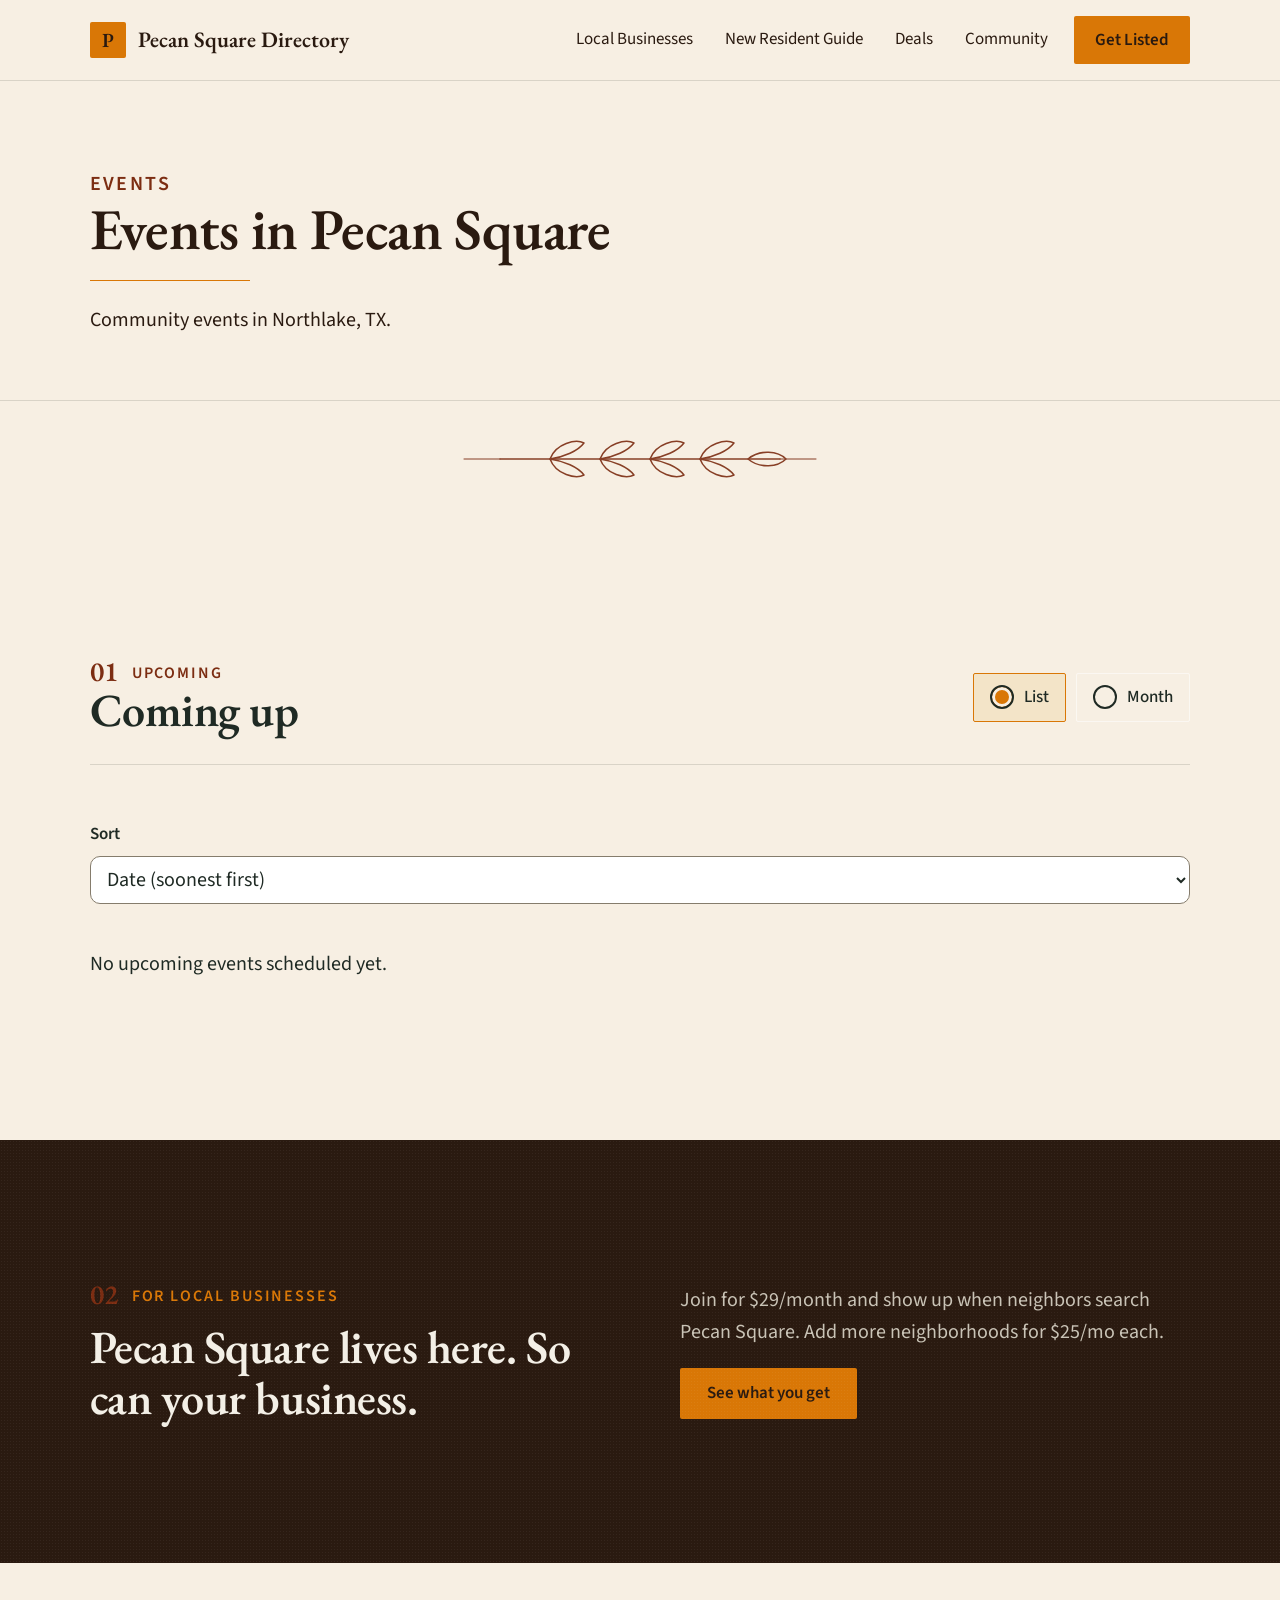
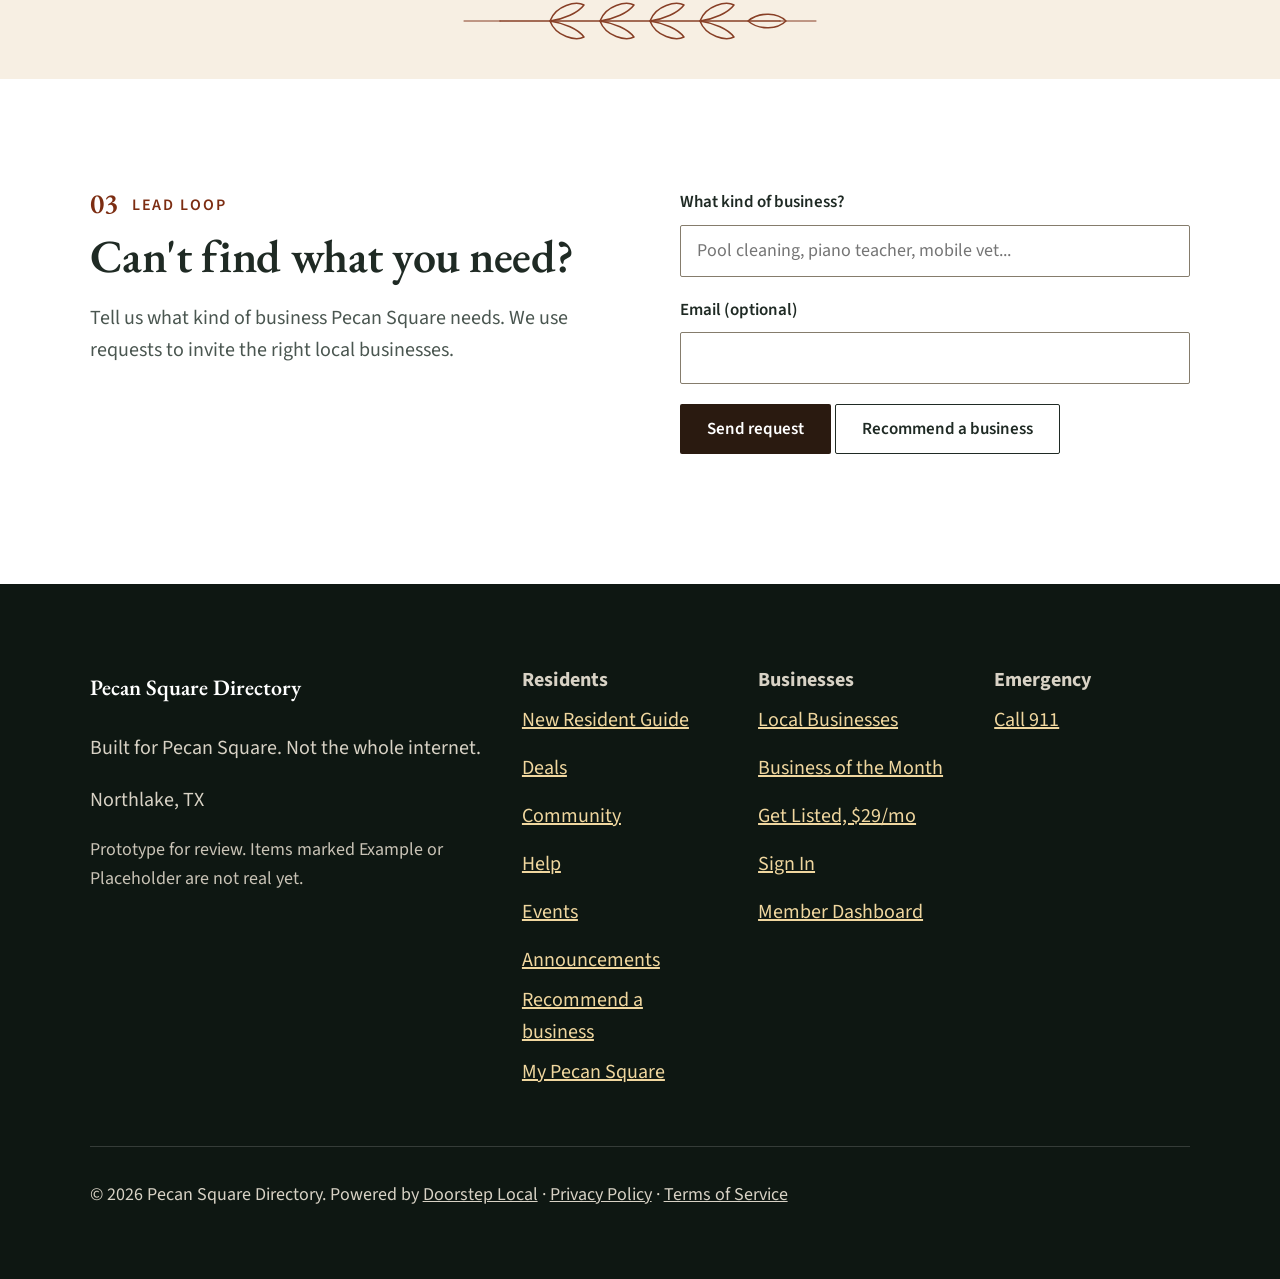
<file: events.html>
<!doctype html>
<html lang="en"><head><meta charset="utf-8"><meta name="viewport" content="width=device-width,initial-scale=1">
<title>Events | Pecan Square Directory</title><meta name="description" content="Community events in Pecan Square."><meta name="robots" content="noindex,nofollow">
<link rel="canonical" href="https://pecansquaredirectory-preview.clientreview.co/events.html"><meta property="og:title" content="Events | Pecan Square Directory"><meta property="og:description" content="Community events in Pecan Square.">
<meta property="og:url" content="https://pecansquaredirectory-preview.clientreview.co/events.html"><meta property="og:type" content="website">
<link rel="icon" href="assets/favicon.svg"><link rel="preload" href="fonts/ebgaramond.woff2" as="font" type="font/woff2" crossorigin><link rel="preload" href="fonts/sourcesans3.woff2" as="font" type="font/woff2" crossorigin>
<link rel="stylesheet" href="css/site.css"><link rel="preload" href="js/site.js" as="script"><link rel="preload" href="js/layout.js" as="script"><link rel="preload" href="js/app.js" as="script">
<script>/* CLS gate: hide main until app.js has rendered the data-driven blocks (removed in app.js; 3s safety). */document.documentElement.classList.add('js-wait');setTimeout(function(){document.documentElement.classList.remove('js-wait')},3000)</script></head>
<body class="nophoto acc-numeral type-pecan-square" data-page="events"><div id="hdr"></div><main id="main">
<section class="phero"><div class="wrap"><p class="kicker">Events</p><h1>Events in Pecan Square</h1><p>Community events in Northlake, TX.</p></div></section><section class="band"><div class="wrap"><div class="head"><div><p class="kicker">Upcoming</p><h2>Coming up</h2></div><div class="seg" role="group" aria-label="View"><label><input type="radio" name="ev" value="list" checked>List</label><label><input type="radio" name="ev" value="month">Month</label></div></div><label for="evsort">Sort</label><select id="evsort" style="min-height:48px;font:inherit;padding:8px 12px;border-radius:10px;border:1px solid #857c6c"><option value="asc">Date (soonest first)</option><option value="desc">Date (latest first)</option><option value="az">Name A to Z</option></select><div class="list" id="evl" style="margin-top:24px"></div></div></section>
<section class="band dark grain cta-band"><div class="wrap split"><div><p class="kicker">For local businesses</p><h2>Pecan Square lives here. So can your business.</h2></div><div><p class="muted">Join for $29/month and show up when neighbors search Pecan Square. Add more neighborhoods for $25/mo each.</p><a class="btn btn-gold" href="join.html">See what you get</a></div></div></section><section class="band tight white" id="need"><div class="wrap split"><div><p class="kicker">Lead loop</p><h2>Can't find what you need?</h2><p class="muted">Tell us what kind of business Pecan Square needs. We use requests to invite the right local businesses.</p></div>
<form data-proto><label for="needw">What kind of business?</label><input id="needw" type="text" placeholder="Pool cleaning, piano teacher, mobile vet..." required>
<p><label for="neede">Email (optional)</label><input id="neede" type="email" autocomplete="email"></p><button class="btn btn-dark" type="submit">Send request</button> <a class="btn btn-ghost" href="recommend.html">Recommend a business</a><p class="formmsg note" role="status"></p></form></div></section>
</main><div id="ftr"></div>
<script src="js/site.js"></script><script src="js/layout.js"></script><script src="js/app.js"></script><script>(function(){var H=window.H,S=H.S,iso=new Date().toISOString().slice(0,10);function d(){var srt=H.$('#evsort').value,mo=(document.querySelector('input[name=ev]:checked')||{}).value==='month';var l=S.events.filter(function(e){return e.date&&e.date>=iso});if(mo){var m=iso.slice(0,7);l=l.filter(function(e){return e.date.slice(0,7)===m})}
l.sort(function(a,b){return srt==='az'?(a.title<b.title?-1:1):srt==='desc'?(a.date<b.date?1:-1):(a.date<b.date?-1:1)});
H.$('#evl').innerHTML=l.length?l.map(function(e){return '<article class="card"><span class="kicker" style="margin:0">'+H.esc(e.type||'Event')+'</span><h3>'+H.esc(e.title)+(e.source==='example'?' '+H.EX:'')+'</h3><p class="sub">'+H.esc(e.when)+'</p></article>'}).join(''):'<p>No upcoming events scheduled yet.</p>'}
H.$('#evsort').onchange=d;document.querySelectorAll('input[name=ev]').forEach(function(r){r.onchange=d});d()})()</script>
</body></html>
</file>
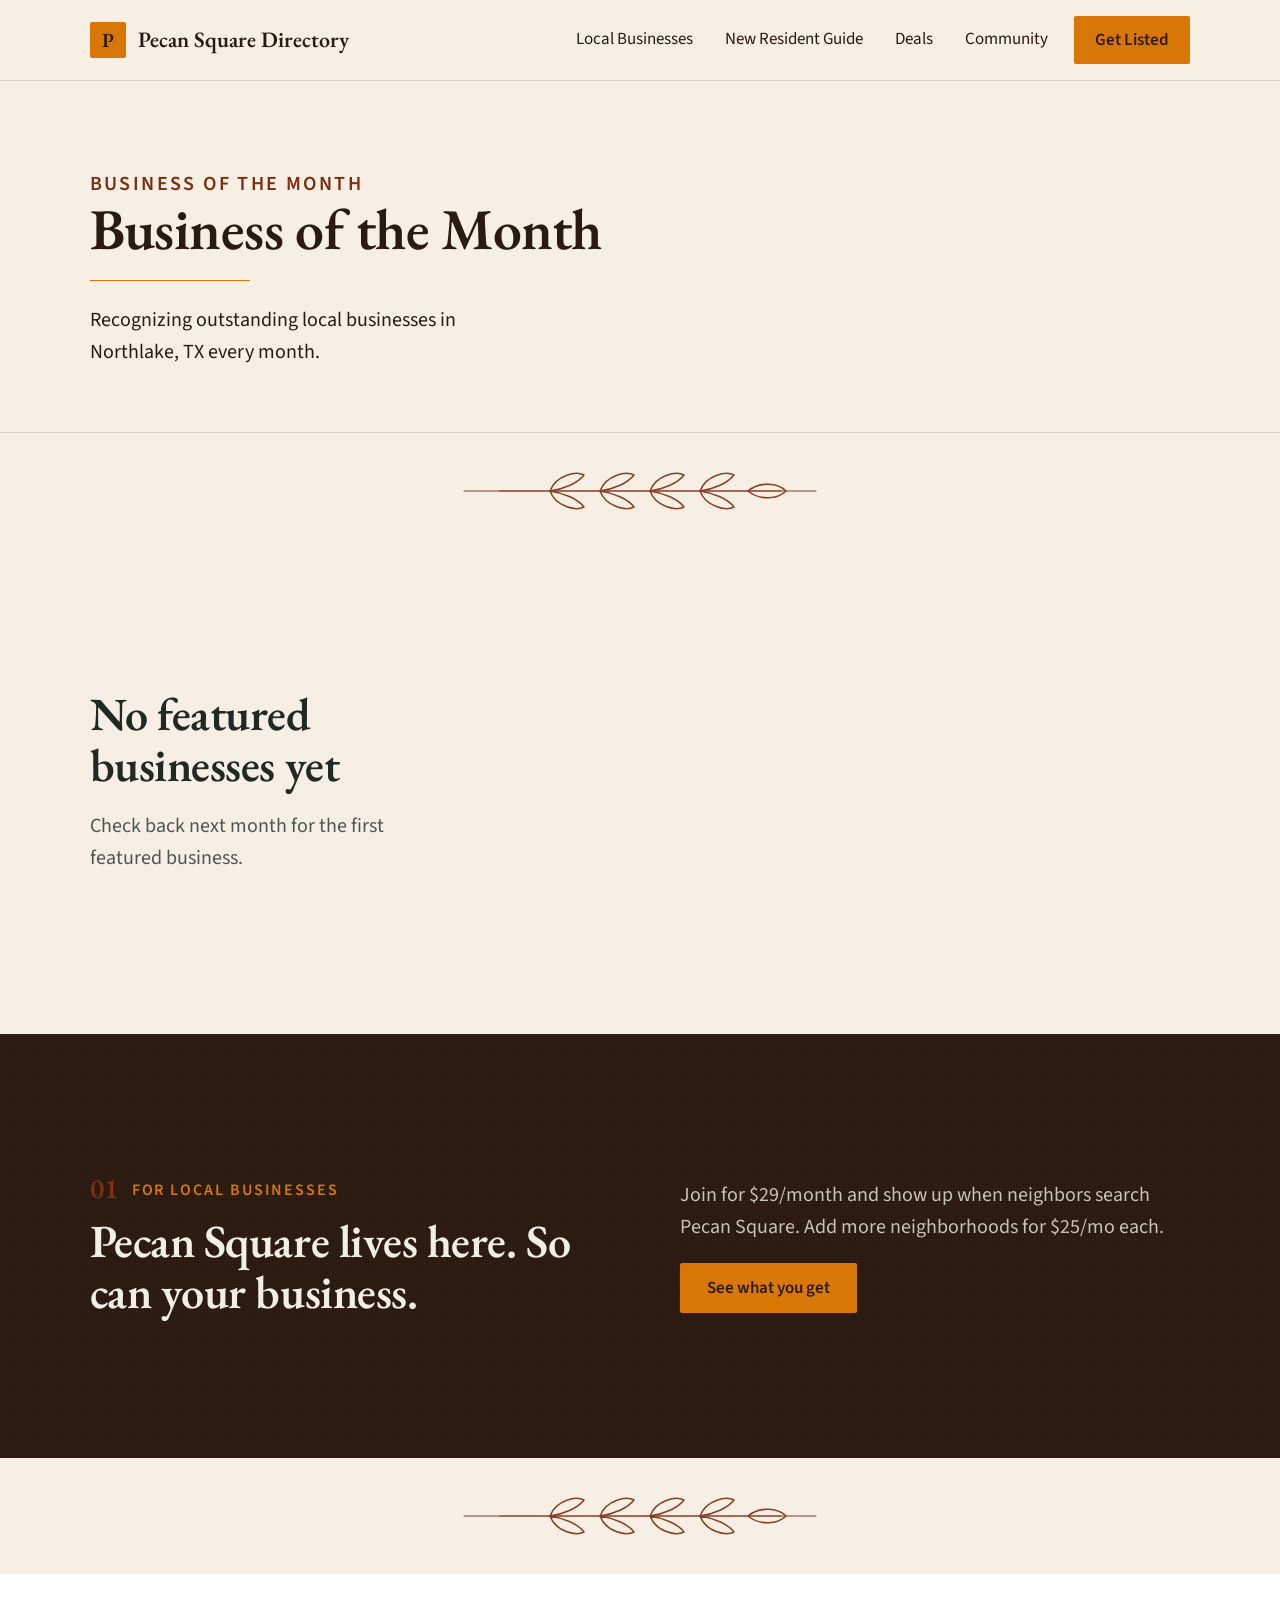
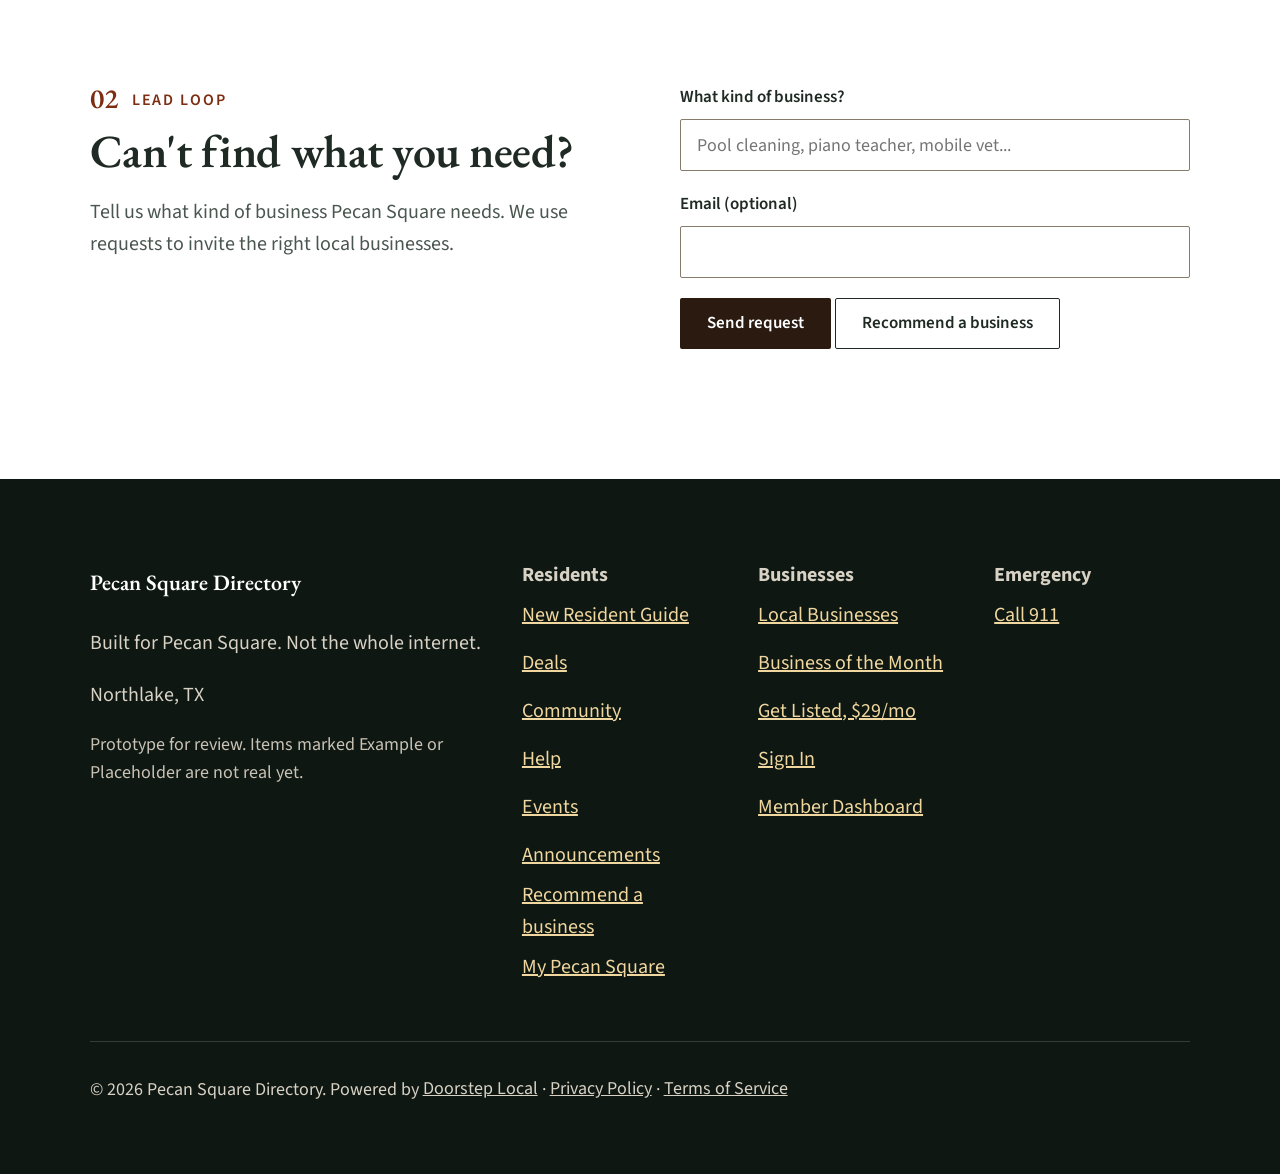
<file: featured.html>
<!doctype html>
<html lang="en"><head><meta charset="utf-8"><meta name="viewport" content="width=device-width,initial-scale=1">
<title>Business of the Month | Pecan Square Directory</title><meta name="description" content="Recognizing outstanding local businesses that serve Pecan Square."><meta name="robots" content="noindex,nofollow">
<link rel="canonical" href="https://pecansquaredirectory-preview.clientreview.co/featured.html"><meta property="og:title" content="Business of the Month | Pecan Square Directory"><meta property="og:description" content="Recognizing outstanding local businesses that serve Pecan Square.">
<meta property="og:url" content="https://pecansquaredirectory-preview.clientreview.co/featured.html"><meta property="og:type" content="website">
<link rel="icon" href="assets/favicon.svg"><link rel="preload" href="fonts/ebgaramond.woff2" as="font" type="font/woff2" crossorigin><link rel="preload" href="fonts/sourcesans3.woff2" as="font" type="font/woff2" crossorigin>
<link rel="stylesheet" href="css/site.css"><link rel="preload" href="js/site.js" as="script"><link rel="preload" href="js/layout.js" as="script"><link rel="preload" href="js/app.js" as="script">
<script>/* CLS gate: hide main until app.js has rendered the data-driven blocks (removed in app.js; 3s safety). */document.documentElement.classList.add('js-wait');setTimeout(function(){document.documentElement.classList.remove('js-wait')},3000)</script></head>
<body class="nophoto acc-numeral type-pecan-square" data-page="featured"><div id="hdr"></div><main id="main">
<section class="phero"><div class="wrap"><p class="kicker">Business of the Month</p><h1>Business of the Month</h1><p>Recognizing outstanding local businesses in Northlake, TX every month.</p></div></section><section class="band"><div class="wrap"><div class="list" id="fl"></div></div></section>
<section class="band dark grain cta-band"><div class="wrap split"><div><p class="kicker">For local businesses</p><h2>Pecan Square lives here. So can your business.</h2></div><div><p class="muted">Join for $29/month and show up when neighbors search Pecan Square. Add more neighborhoods for $25/mo each.</p><a class="btn btn-gold" href="join.html">See what you get</a></div></div></section><section class="band tight white" id="need"><div class="wrap split"><div><p class="kicker">Lead loop</p><h2>Can't find what you need?</h2><p class="muted">Tell us what kind of business Pecan Square needs. We use requests to invite the right local businesses.</p></div>
<form data-proto><label for="needw">What kind of business?</label><input id="needw" type="text" placeholder="Pool cleaning, piano teacher, mobile vet..." required>
<p><label for="neede">Email (optional)</label><input id="neede" type="email" autocomplete="email"></p><button class="btn btn-dark" type="submit">Send request</button> <a class="btn btn-ghost" href="recommend.html">Recommend a business</a><p class="formmsg note" role="status"></p></form></div></section>
</main><div id="ftr"></div>
<script src="js/site.js"></script><script src="js/layout.js"></script><script src="js/app.js"></script><script>(function(){var H=window.H,S=H.S,F=(S.featured||[]).map(function(f){return S.businesses.filter(function(b){return b.id===f.biz&&b.source==='live'})[0]}).filter(Boolean);H.$('#fl').innerHTML=F.length?F.map(H.bizCard).join(''):'<div><h2>No featured businesses yet</h2><p class="muted">Check back next month for the first featured business.</p></div>'})()</script>
</body></html>
</file>
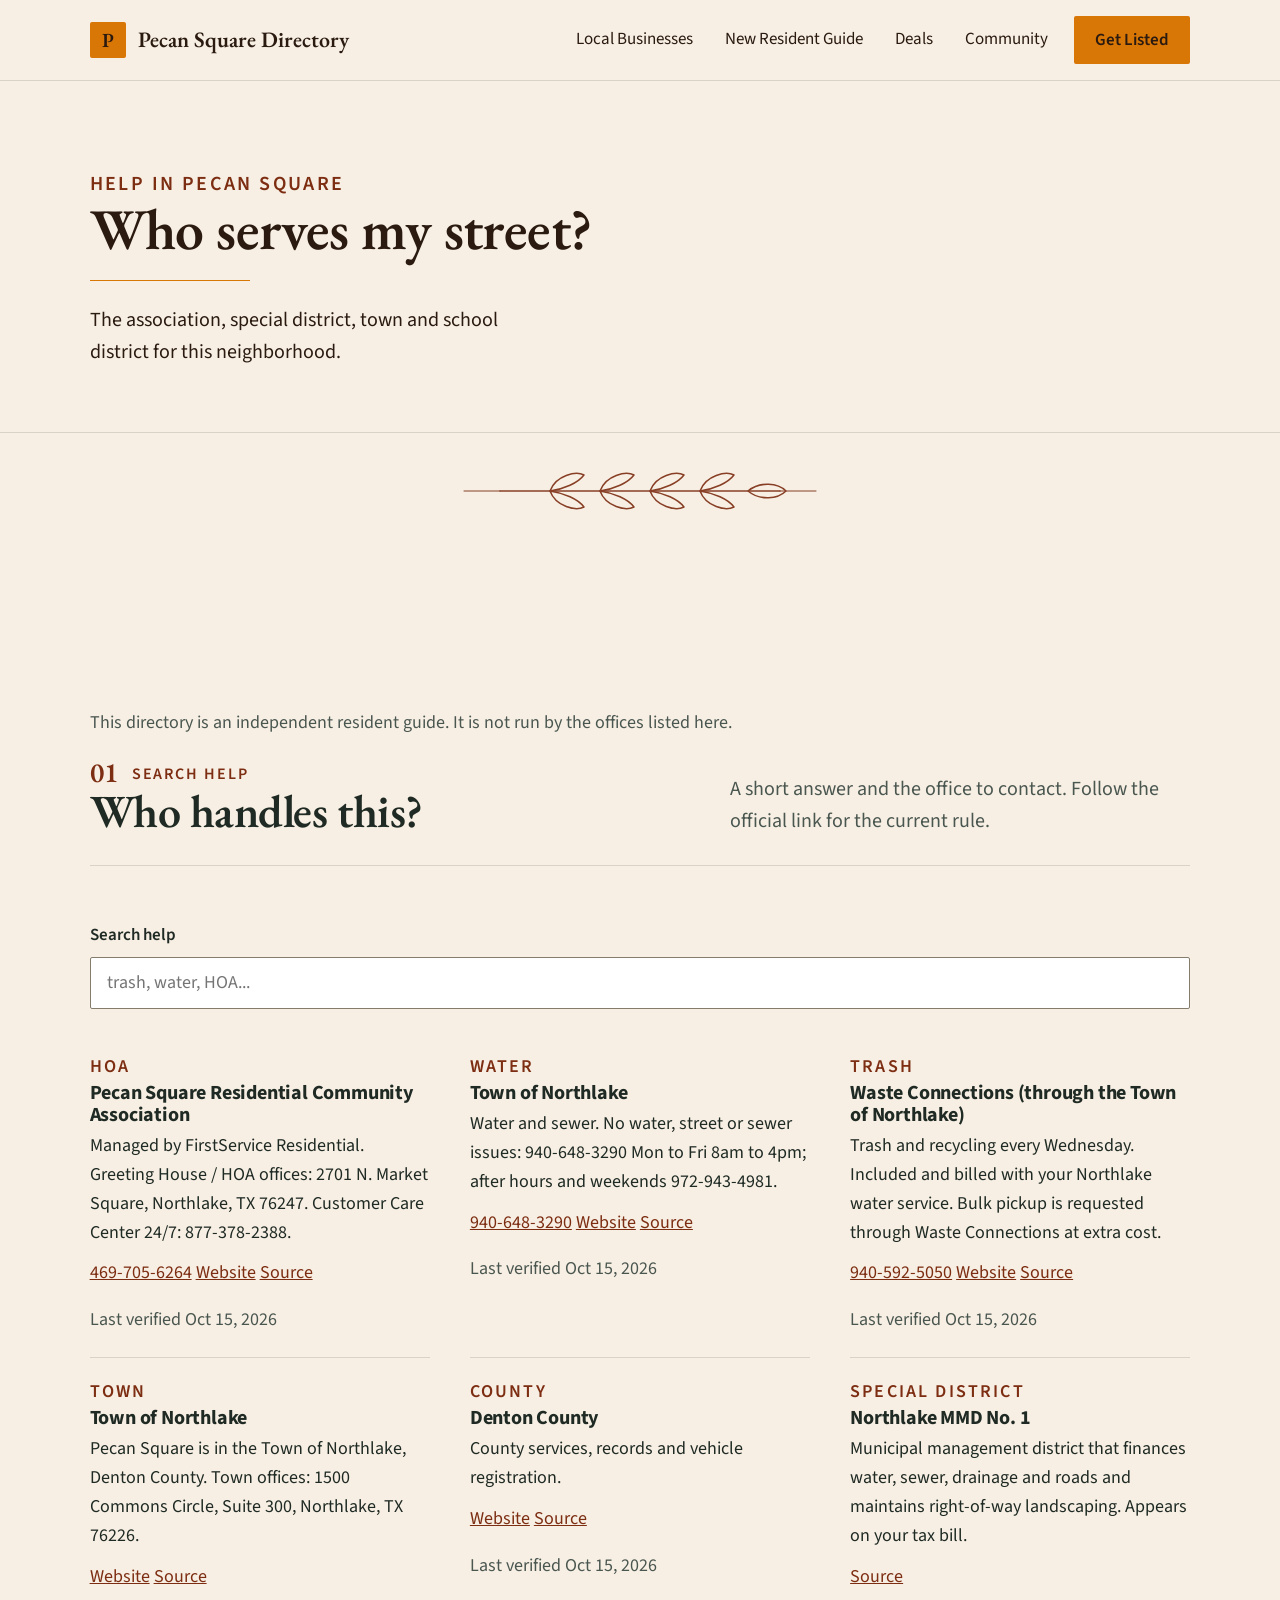
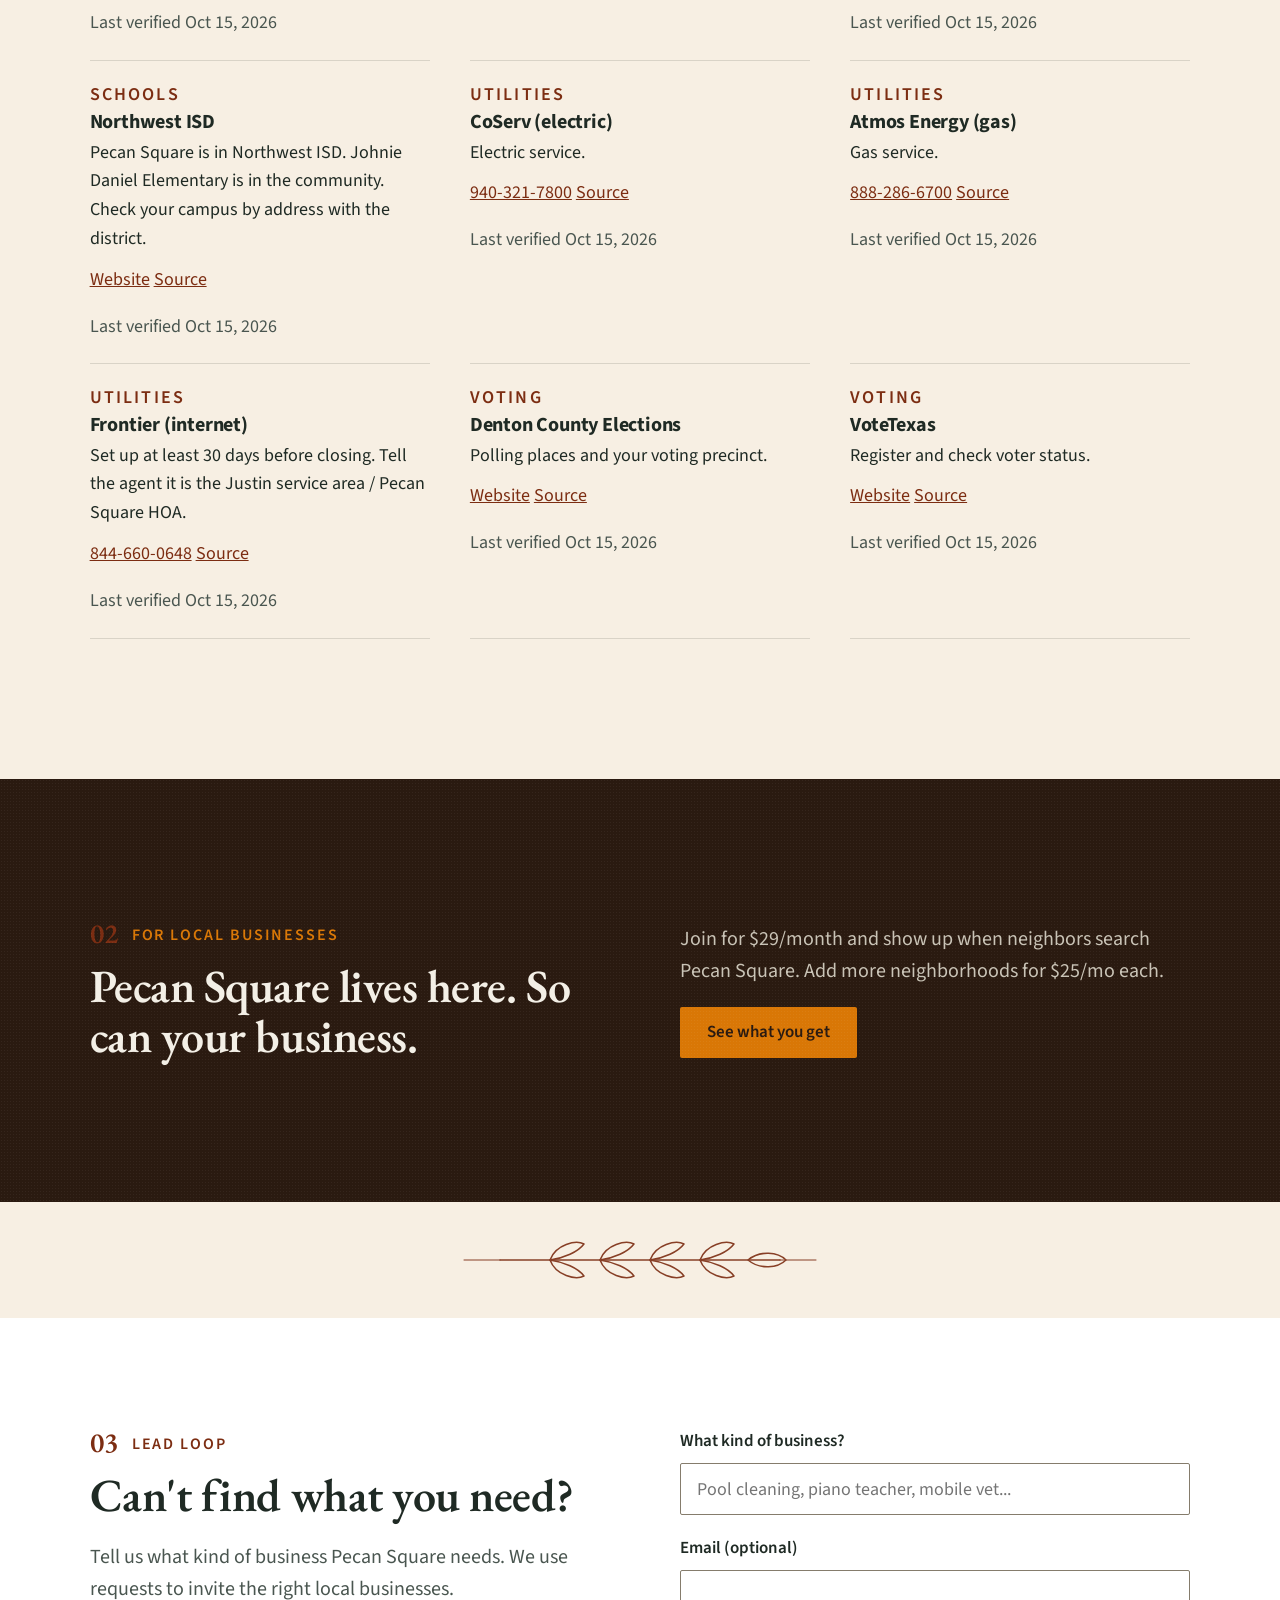
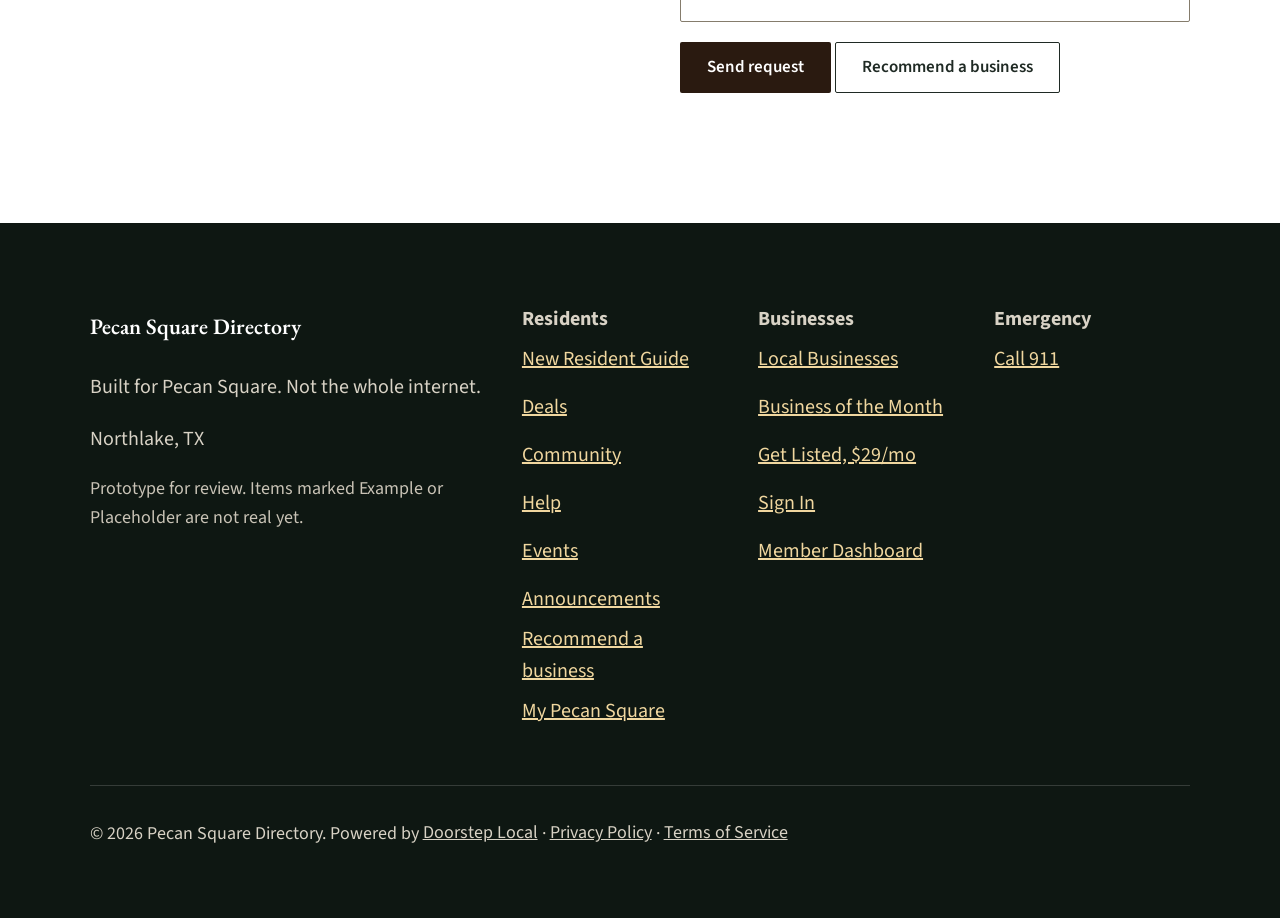
<file: help.html>
<!doctype html>
<html lang="en"><head><meta charset="utf-8"><meta name="viewport" content="width=device-width,initial-scale=1">
<title>Help | Pecan Square Directory</title><meta name="description" content="Who handles trash, water, police, HOA, schools and voting in Pecan Square."><meta name="robots" content="noindex,nofollow">
<link rel="canonical" href="https://pecansquaredirectory-preview.clientreview.co/help.html"><meta property="og:title" content="Help | Pecan Square Directory"><meta property="og:description" content="Who handles trash, water, police, HOA, schools and voting in Pecan Square.">
<meta property="og:url" content="https://pecansquaredirectory-preview.clientreview.co/help.html"><meta property="og:type" content="website">
<link rel="icon" href="assets/favicon.svg"><link rel="preload" href="fonts/ebgaramond.woff2" as="font" type="font/woff2" crossorigin><link rel="preload" href="fonts/sourcesans3.woff2" as="font" type="font/woff2" crossorigin>
<link rel="stylesheet" href="css/site.css"><link rel="preload" href="js/site.js" as="script"><link rel="preload" href="js/layout.js" as="script"><link rel="preload" href="js/app.js" as="script">
<script>/* CLS gate: hide main until app.js has rendered the data-driven blocks (removed in app.js; 3s safety). */document.documentElement.classList.add('js-wait');setTimeout(function(){document.documentElement.classList.remove('js-wait')},3000)</script></head>
<body class="nophoto acc-numeral type-pecan-square" data-page="help"><div id="hdr"></div><main id="main">
<section class="phero"><div class="wrap"><p class="kicker">Help in Pecan Square</p><h1>Who serves my street?</h1><p>The association, special district, town and school district for this neighborhood.</p></div></section><section class="band" data-needs="resources"><div class="wrap"><p class="note">This directory is an independent resident guide. It is not run by the offices listed here.</p><div class="head"><div><p class="kicker">Search help</p><h2>Who handles this?</h2></div><p class="muted">A short answer and the office to contact. Follow the official link for the current rule.</p></div><label for="hq">Search help</label><input id="hq" type="search" autocomplete="off" placeholder="trash, water, HOA..."><div class="guide" id="hl" style="margin-top:24px"></div></div></section><section class="band" id="hempty" hidden><div class="wrap"><h2>Resident info is coming soon</h2><p class="muted">This section appears once Pecan Square contacts are entered and verified.</p><a class="btn btn-dark" href="members.html">Find local help</a></div></section>
<section class="band dark grain cta-band"><div class="wrap split"><div><p class="kicker">For local businesses</p><h2>Pecan Square lives here. So can your business.</h2></div><div><p class="muted">Join for $29/month and show up when neighbors search Pecan Square. Add more neighborhoods for $25/mo each.</p><a class="btn btn-gold" href="join.html">See what you get</a></div></div></section><section class="band tight white" id="need"><div class="wrap split"><div><p class="kicker">Lead loop</p><h2>Can't find what you need?</h2><p class="muted">Tell us what kind of business Pecan Square needs. We use requests to invite the right local businesses.</p></div>
<form data-proto><label for="needw">What kind of business?</label><input id="needw" type="text" placeholder="Pool cleaning, piano teacher, mobile vet..." required>
<p><label for="neede">Email (optional)</label><input id="neede" type="email" autocomplete="email"></p><button class="btn btn-dark" type="submit">Send request</button> <a class="btn btn-ghost" href="recommend.html">Recommend a business</a><p class="formmsg note" role="status"></p></form></div></section>
</main><div id="ftr"></div>
<script src="js/site.js"></script><script src="js/layout.js"></script><script src="js/app.js"></script><script>(function(){var H=window.H,R=H.S.resources||[];if(!R.length){H.$('#hempty').hidden=false;return}function d(){var q=H.$('#hq').value.toLowerCase();H.$('#hl').innerHTML=R.filter(function(r){return !q||(r.group+' '+r.name+' '+r.detail).toLowerCase().indexOf(q)>-1}).map(function(r){return '<div><p class="kicker" style="margin:0 0 4px">'+H.esc(r.group)+(r.sideLabel?' / '+H.esc(r.sideLabel):'')+'</p><h3>'+H.esc(r.name)+'</h3><p>'+H.esc(r.detail)+'</p><p>'+(r.phone?'<a href="tel:'+r.phone.replace(/\D/g,'')+'">'+r.phone+'</a> ':'')+(r.web?'<a href="'+r.web+'" rel="noopener">Website</a> ':'')+(r.src?'<a href="'+r.src+'" rel="noopener">Source</a>':'')+'</p>'+H.verified(r.verified)+'</div>'}).join('')||'<p>No match. Try trash, water or HOA.</p>'}H.$('#hq').oninput=d;d()})()</script>
</body></html>
</file>
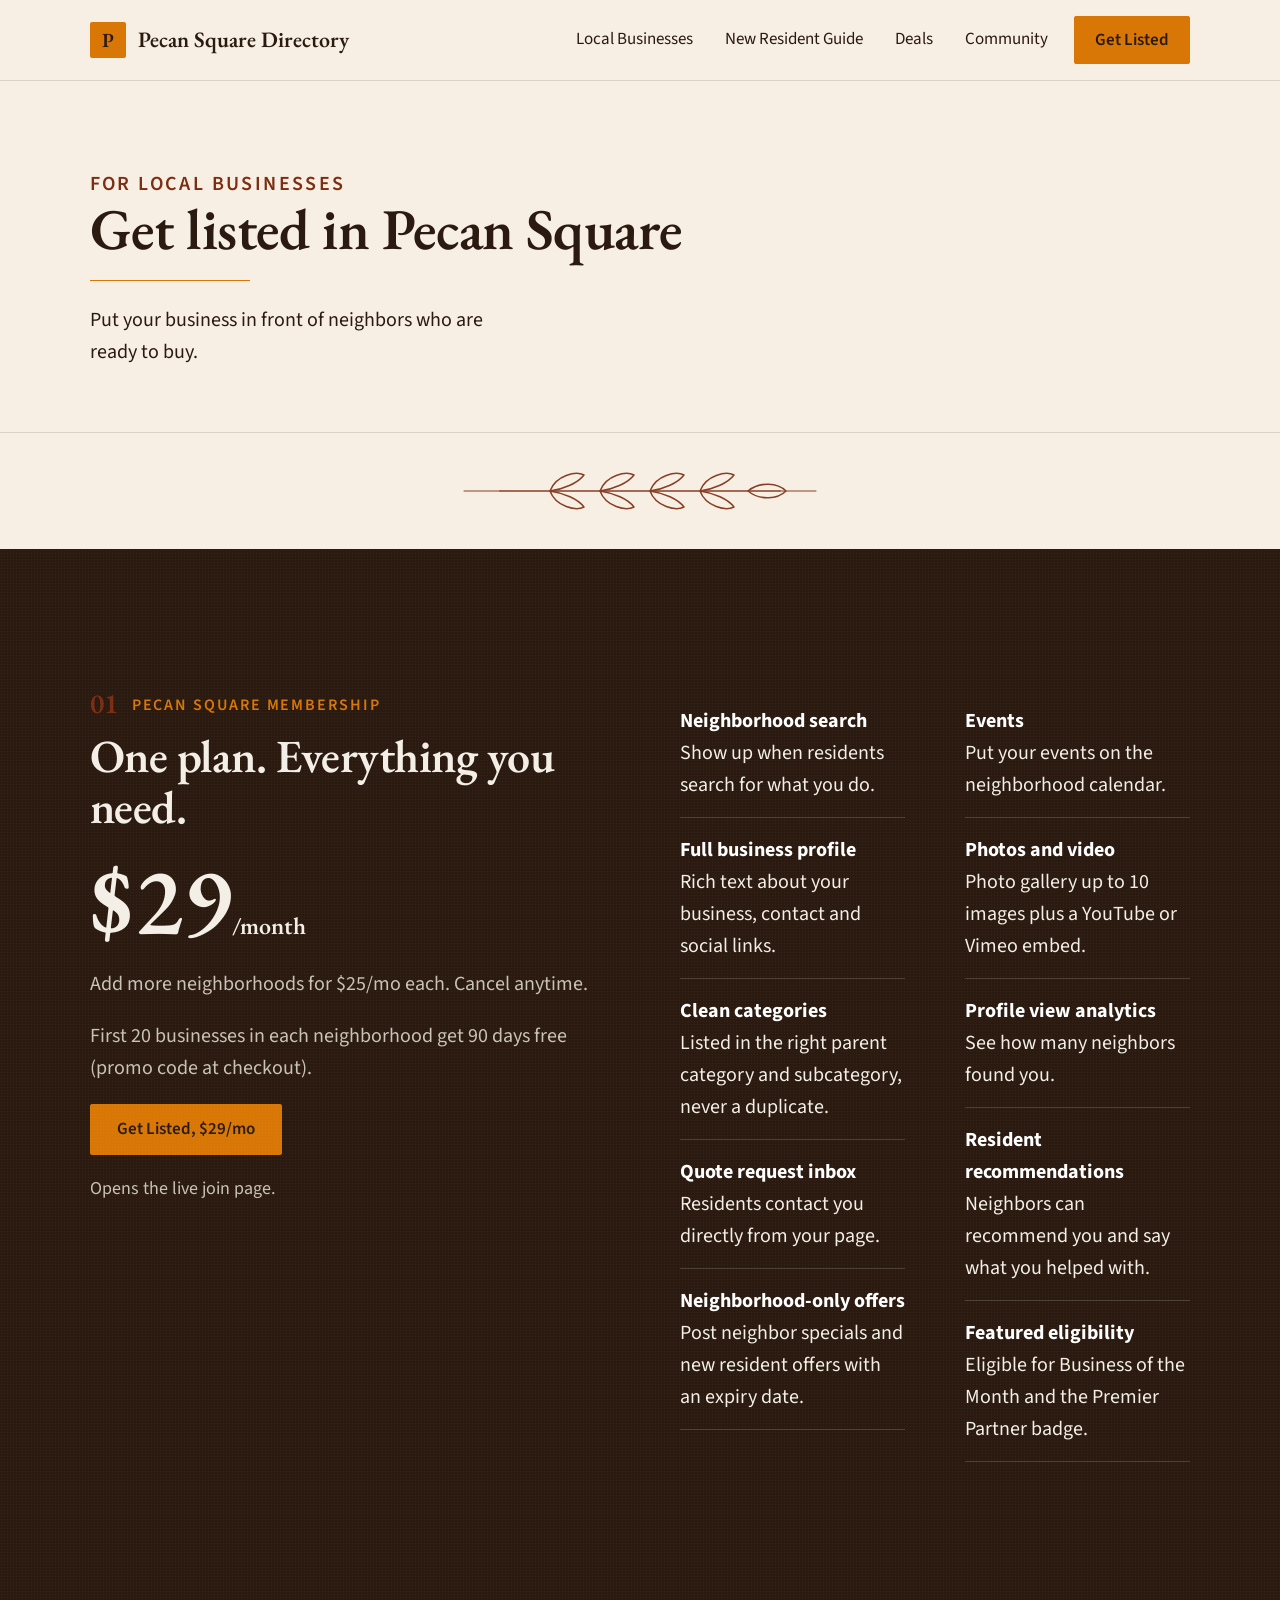
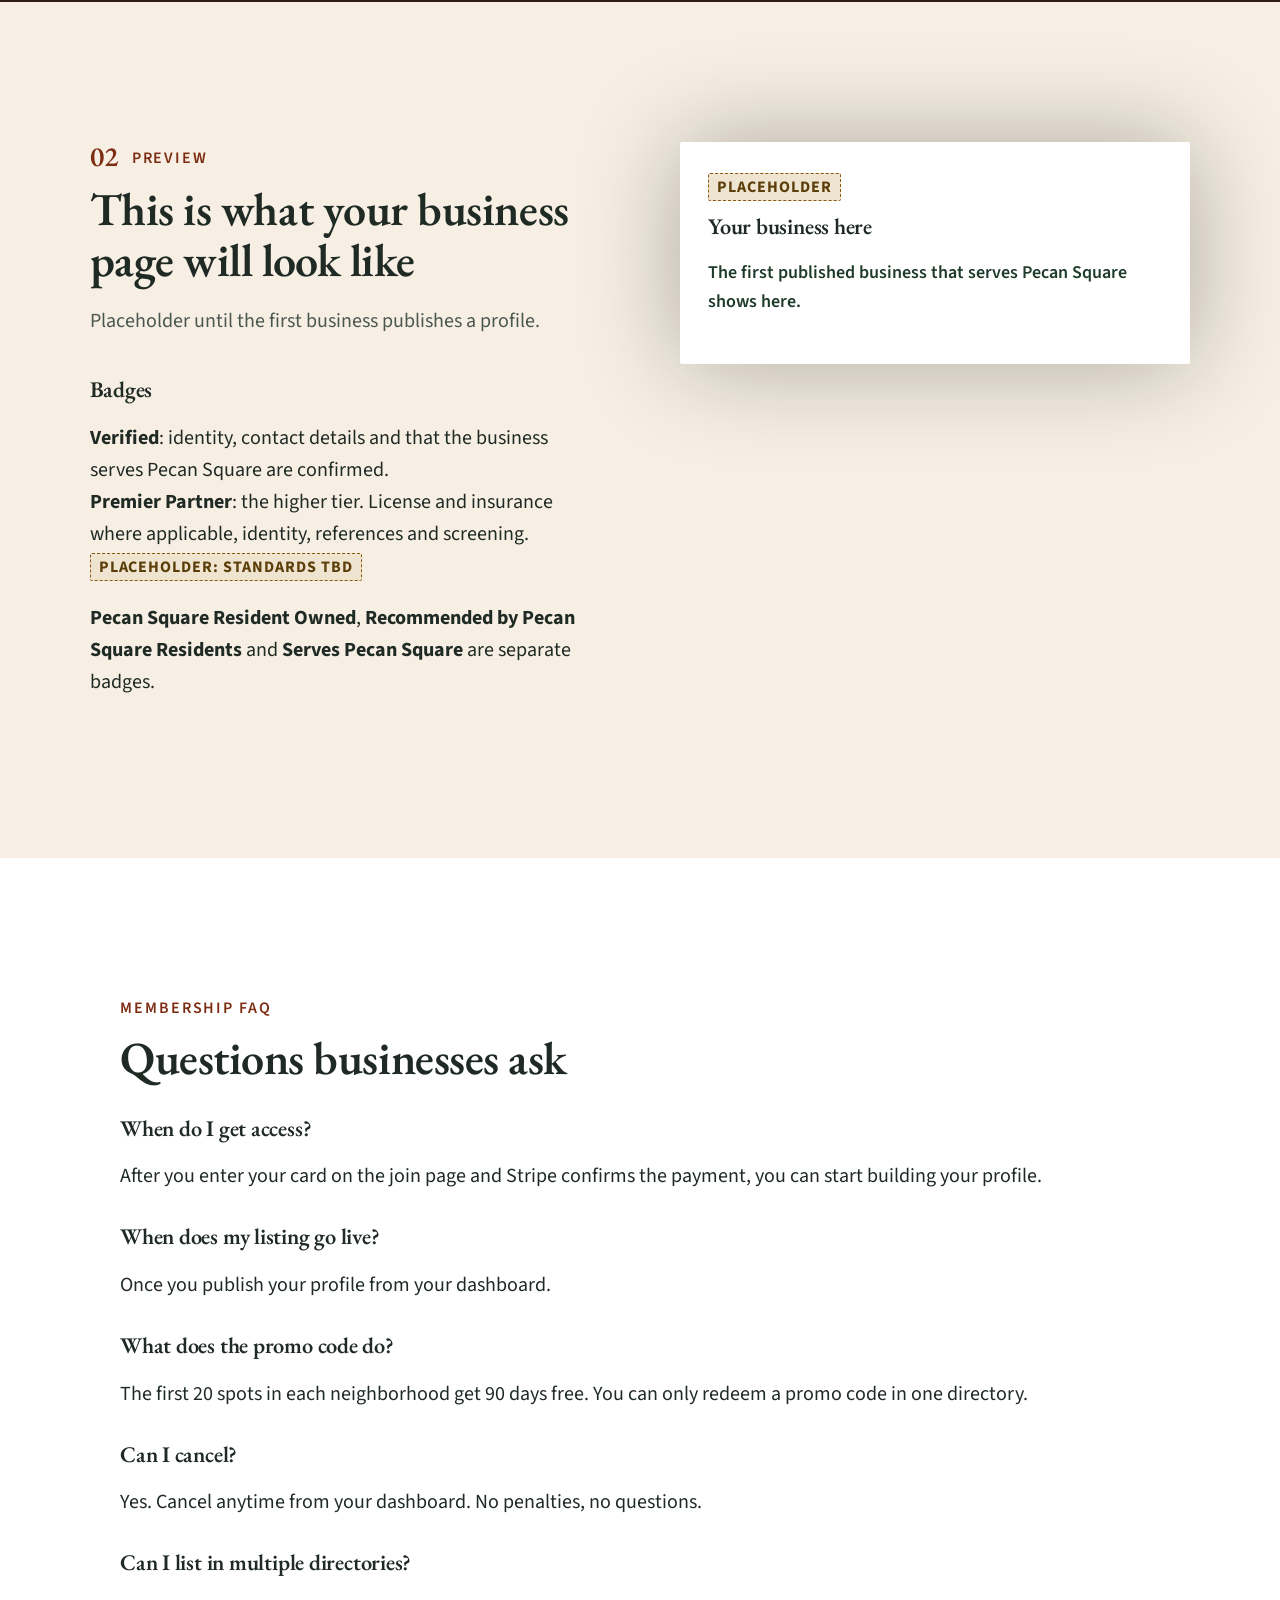
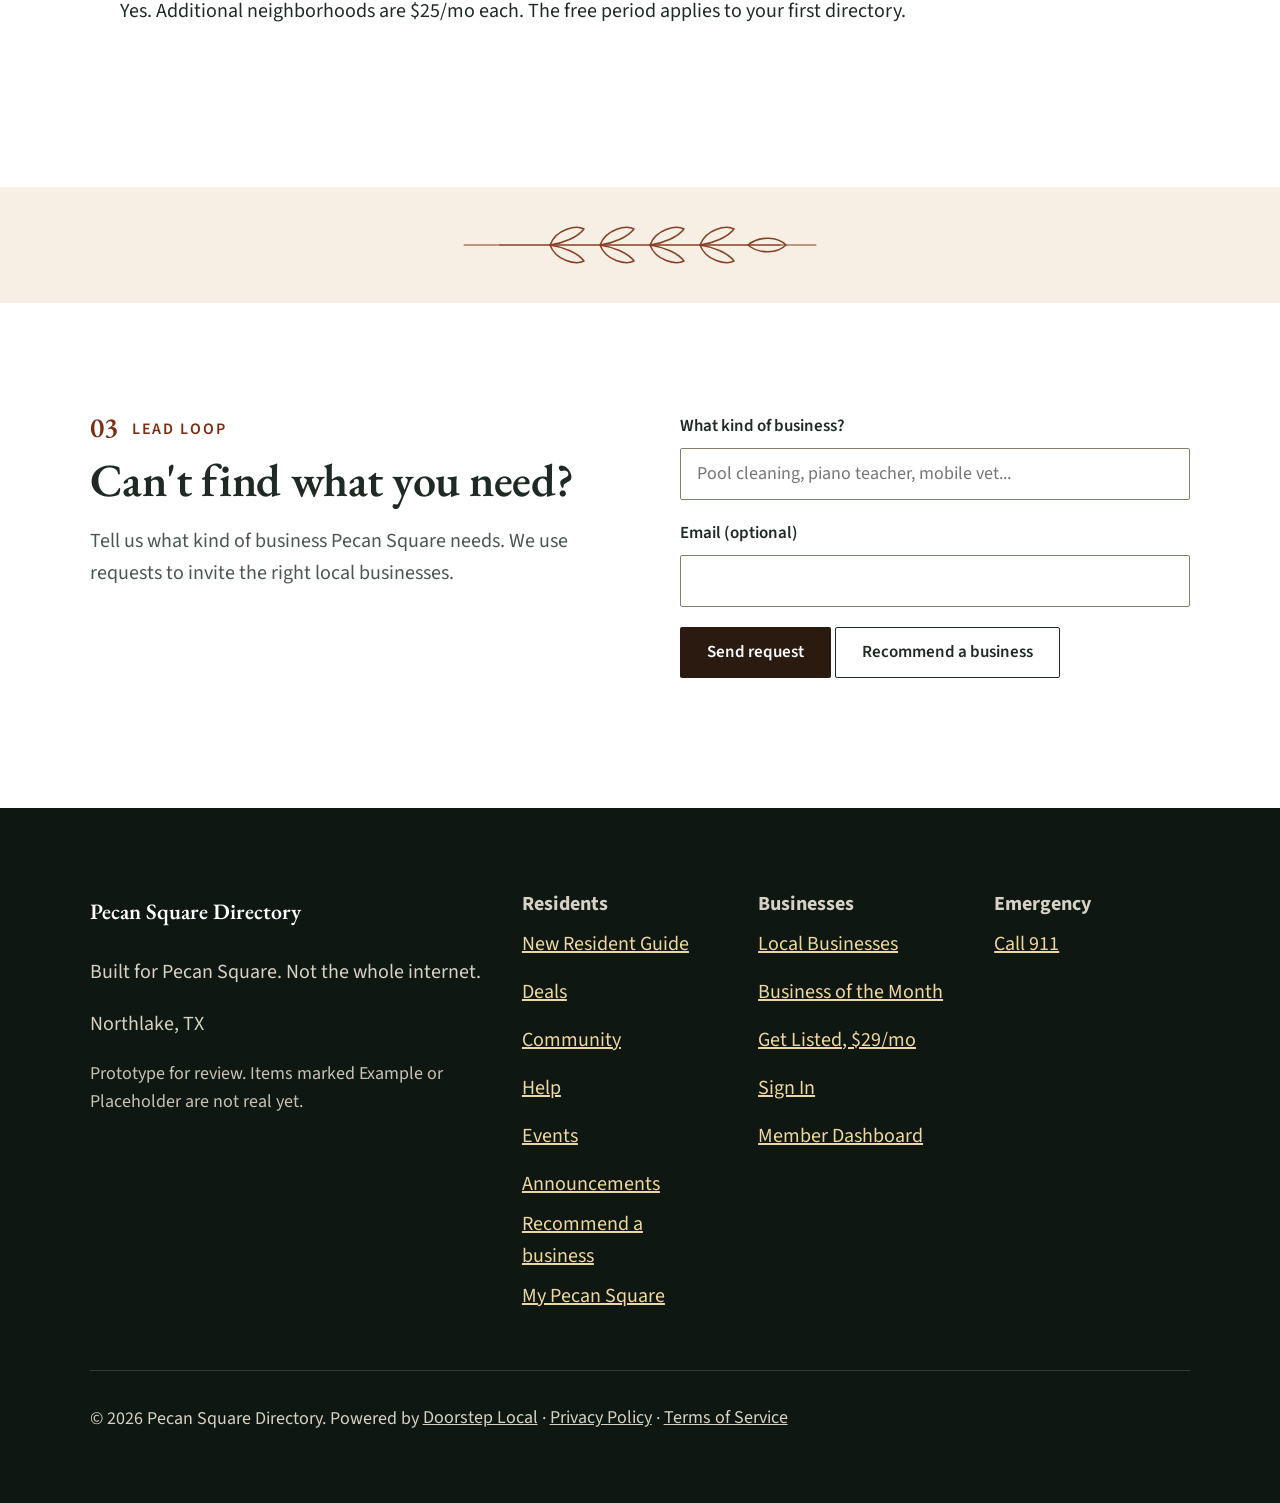
<file: join.html>
<!doctype html>
<html lang="en"><head><meta charset="utf-8"><meta name="viewport" content="width=device-width,initial-scale=1">
<title>Get Listed in Pecan Square, $29/mo | Pecan Square Directory</title><meta name="description" content="Put your business in front of Pecan Square neighbors who are ready to buy. $29 per month, more neighborhoods $25 per month each."><meta name="robots" content="noindex,nofollow">
<link rel="canonical" href="https://pecansquaredirectory-preview.clientreview.co/join.html"><meta property="og:title" content="Get Listed in Pecan Square, $29/mo | Pecan Square Directory"><meta property="og:description" content="Put your business in front of Pecan Square neighbors who are ready to buy. $29 per month, more neighborhoods $25 per month each.">
<meta property="og:url" content="https://pecansquaredirectory-preview.clientreview.co/join.html"><meta property="og:type" content="website">
<link rel="icon" href="assets/favicon.svg"><link rel="preload" href="fonts/ebgaramond.woff2" as="font" type="font/woff2" crossorigin><link rel="preload" href="fonts/sourcesans3.woff2" as="font" type="font/woff2" crossorigin>
<link rel="stylesheet" href="css/site.css"><link rel="preload" href="js/site.js" as="script"><link rel="preload" href="js/layout.js" as="script"><link rel="preload" href="js/app.js" as="script">
<script>/* CLS gate: hide main until app.js has rendered the data-driven blocks (removed in app.js; 3s safety). */document.documentElement.classList.add('js-wait');setTimeout(function(){document.documentElement.classList.remove('js-wait')},3000)</script></head>
<body class="nophoto acc-numeral type-pecan-square" data-page="join"><div id="hdr"></div><main id="main">
<section class="phero"><div class="wrap"><p class="kicker">For local businesses</p><h1>Get listed in Pecan Square</h1><p>Put your business in front of neighbors who are ready to buy.</p></div></section><section class="band dark grain"><div class="wrap split"><div><p class="kicker">Pecan Square Membership</p><h2>One plan. Everything you need.</h2><p class="price">$29<small>/month</small></p><p class="muted">Add more neighborhoods for $25/mo each. Cancel anytime.</p><p class="muted" id="promo"></p><a class="btn btn-gold" href="https://pecansquaredirectory.com/pecan-square/join" rel="noopener">Get Listed, $29/mo</a><p class="note">Opens the live join page.</p></div><ul class="feat" id="feat"></ul></div></section>
<section class="band"><div class="wrap split"><div><p class="kicker">Preview</p><h2>This is what your business page will look like</h2><p class="muted" id="pvnote"></p>
<h3 style="margin-top:40px">Badges</h3><p><b>Verified</b>: identity, contact details and that the business serves Pecan Square are confirmed.<br><b>Premier Partner</b>: the higher tier. License and insurance where applicable, identity, references and screening. <span class="ex">Placeholder: standards TBD</span></p>
<p><b>Pecan Square Resident Owned</b>, <b>Recommended by Pecan Square Residents</b> and <b>Serves Pecan Square</b> are separate badges.</p></div>
<div class="profile" id="pitch"></div></div></section>
<section class="band white" id="faq-sec"><div class="wrap measure"><p class="kicker">Membership FAQ</p><h2>Questions businesses ask</h2><div id="faq"></div></div></section>
<section class="band tight white" id="need"><div class="wrap split"><div><p class="kicker">Lead loop</p><h2>Can't find what you need?</h2><p class="muted">Tell us what kind of business Pecan Square needs. We use requests to invite the right local businesses.</p></div>
<form data-proto><label for="needw">What kind of business?</label><input id="needw" type="text" placeholder="Pool cleaning, piano teacher, mobile vet..." required>
<p><label for="neede">Email (optional)</label><input id="neede" type="email" autocomplete="email"></p><button class="btn btn-dark" type="submit">Send request</button> <a class="btn btn-ghost" href="recommend.html">Recommend a business</a><p class="formmsg note" role="status"></p></form></div></section>
</main><div id="ftr"></div>
<script src="js/site.js"></script><script src="js/layout.js"></script><script src="js/app.js"></script><script>(function(){var H=window.H,S=H.S,b=null;H.$('#promo').textContent=S.join.promo;H.$('#feat').innerHTML=S.join.features.map(function(f){return '<li><b>'+f[0]+'</b>'+f[1]+'</li>'}).join('');
H.renderPitch('join');var Q=S.join.faq||[];if(!Q.length)H.$('#faq-sec').hidden=true;H.$('#faq').innerHTML=Q.map(function(q){return '<h3 style="margin-top:32px">'+H.esc(q[0])+'</h3><p>'+H.esc(q[1])+'</p>'}).join('')})()</script>
</body></html>
</file>
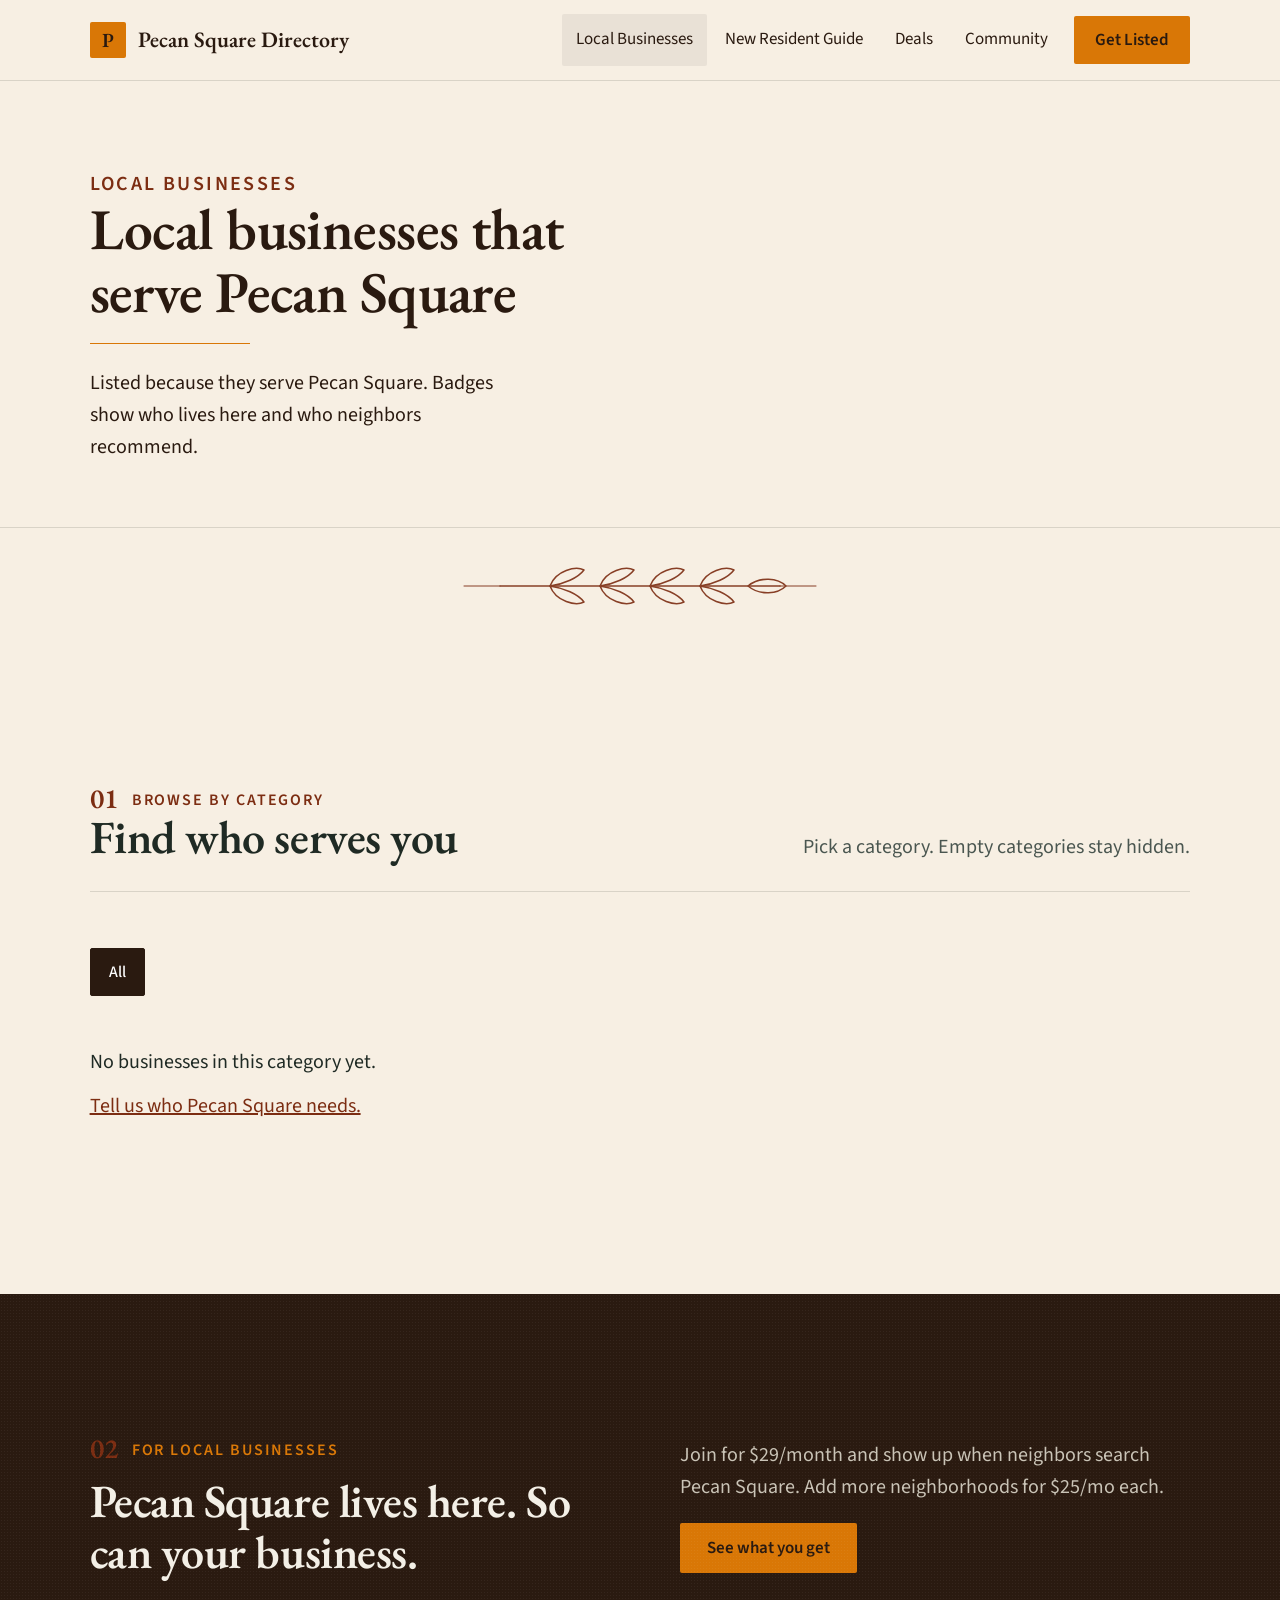
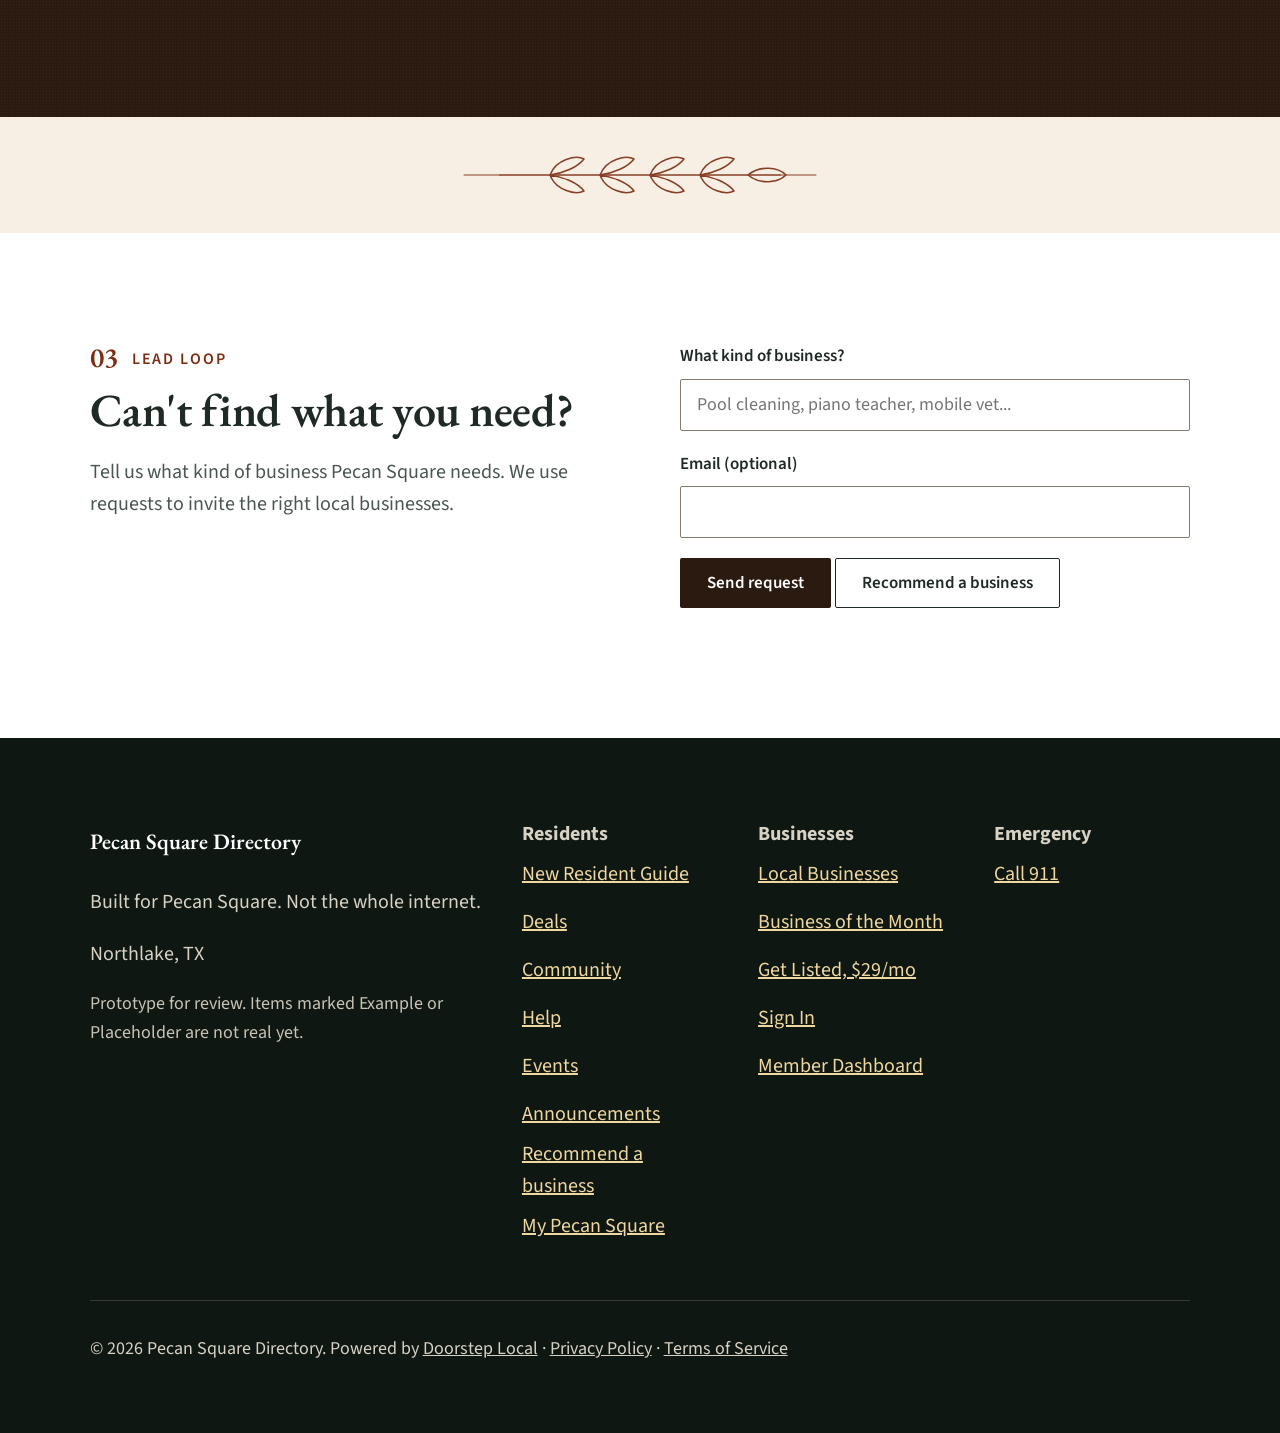
<file: members.html>
<!doctype html>
<html lang="en"><head><meta charset="utf-8"><meta name="viewport" content="width=device-width,initial-scale=1">
<title>Local Businesses in Pecan Square | Pecan Square Directory</title><meta name="description" content="Local businesses that serve Pecan Square homeowners, by category. Resident owned and resident recommended badges."><meta name="robots" content="noindex,nofollow">
<link rel="canonical" href="https://pecansquaredirectory-preview.clientreview.co/members.html"><meta property="og:title" content="Local Businesses in Pecan Square | Pecan Square Directory"><meta property="og:description" content="Local businesses that serve Pecan Square homeowners, by category. Resident owned and resident recommended badges.">
<meta property="og:url" content="https://pecansquaredirectory-preview.clientreview.co/members.html"><meta property="og:type" content="website">
<link rel="icon" href="assets/favicon.svg"><link rel="preload" href="fonts/ebgaramond.woff2" as="font" type="font/woff2" crossorigin><link rel="preload" href="fonts/sourcesans3.woff2" as="font" type="font/woff2" crossorigin>
<link rel="stylesheet" href="css/site.css"><link rel="preload" href="js/site.js" as="script"><link rel="preload" href="js/layout.js" as="script"><link rel="preload" href="js/app.js" as="script">
<script>/* CLS gate: hide main until app.js has rendered the data-driven blocks (removed in app.js; 3s safety). */document.documentElement.classList.add('js-wait');setTimeout(function(){document.documentElement.classList.remove('js-wait')},3000)</script></head>
<body class="nophoto acc-numeral type-pecan-square" data-page="members"><div id="hdr"></div><main id="main">
<section class="phero"><div class="wrap"><p class="kicker">Local Businesses</p><h1>Local businesses that serve Pecan Square</h1><p>Listed because they serve Pecan Square. Badges show who lives here and who neighbors recommend.</p></div></section><section class="band"><div class="wrap"><div class="head"><div><p class="kicker">Browse by category</p><h2>Find who serves you</h2></div><p class="muted">Pick a category. Empty categories stay hidden.</p></div><div class="filters" id="filters" aria-label="Filter by category"></div><div class="list" id="list"></div></div></section><section class="band dark grain cta-band"><div class="wrap split"><div><p class="kicker">For local businesses</p><h2>Pecan Square lives here. So can your business.</h2></div><div><p class="muted">Join for $29/month and show up when neighbors search Pecan Square. Add more neighborhoods for $25/mo each.</p><a class="btn btn-gold" href="join.html">See what you get</a></div></div></section><section class="band tight white" id="need"><div class="wrap split"><div><p class="kicker">Lead loop</p><h2>Can't find what you need?</h2><p class="muted">Tell us what kind of business Pecan Square needs. We use requests to invite the right local businesses.</p></div>
<form data-proto><label for="needw">What kind of business?</label><input id="needw" type="text" placeholder="Pool cleaning, piano teacher, mobile vet..." required>
<p><label for="neede">Email (optional)</label><input id="neede" type="email" autocomplete="email"></p><button class="btn btn-dark" type="submit">Send request</button> <a class="btn btn-ghost" href="recommend.html">Recommend a business</a><p class="formmsg note" role="status"></p></form></div></section>
</main><div id="ftr"></div>
<script src="js/site.js"></script><script src="js/layout.js"></script><script src="js/app.js"></script><script>(function(){var H=window.H,S=H.S,cur=new URLSearchParams(location.search).get('cat')||'all';
var used={};S.businesses.forEach(function(b){used[b.cat]=1});
function draw(){H.$('#filters').innerHTML=[['all','All']].concat(S.categories.filter(function(c){return used[c.id]}).map(function(c){return [c.id,c.name]})).map(function(c){return '<button type="button" data-c="'+c[0]+'" aria-pressed="'+(c[0]===cur)+'">'+c[1]+'</button>'}).join('');
var l=S.businesses.filter(function(b){return cur==='all'||b.cat===cur});H.$('#list').innerHTML=l.length?l.map(H.bizCard).join(''):'<p>No businesses in this category yet. <a href="#need">Tell us who Pecan Square needs.</a></p>';
H.$$('#filters button').forEach(function(b){b.onclick=function(){cur=b.dataset.c;history.replaceState(0,'','?cat='+cur);draw()}})}draw()})()</script>
</body></html>
</file>
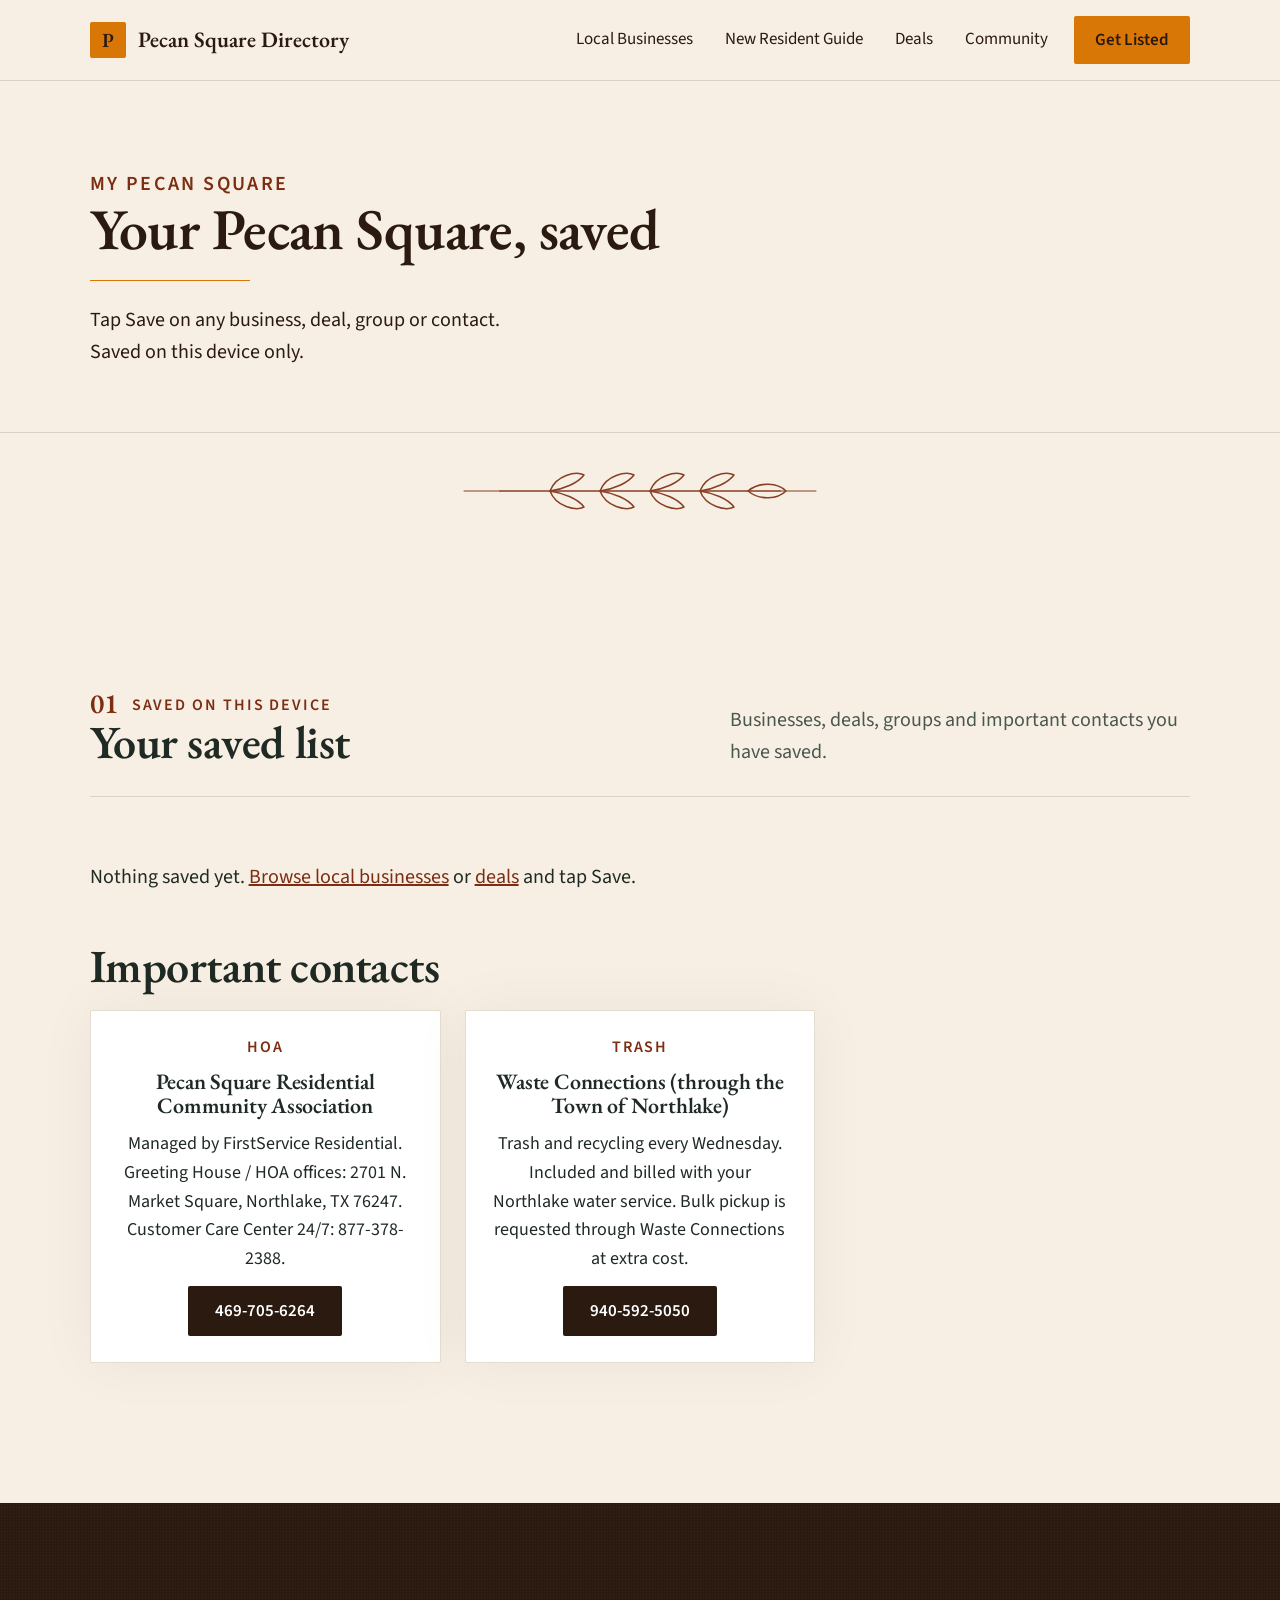
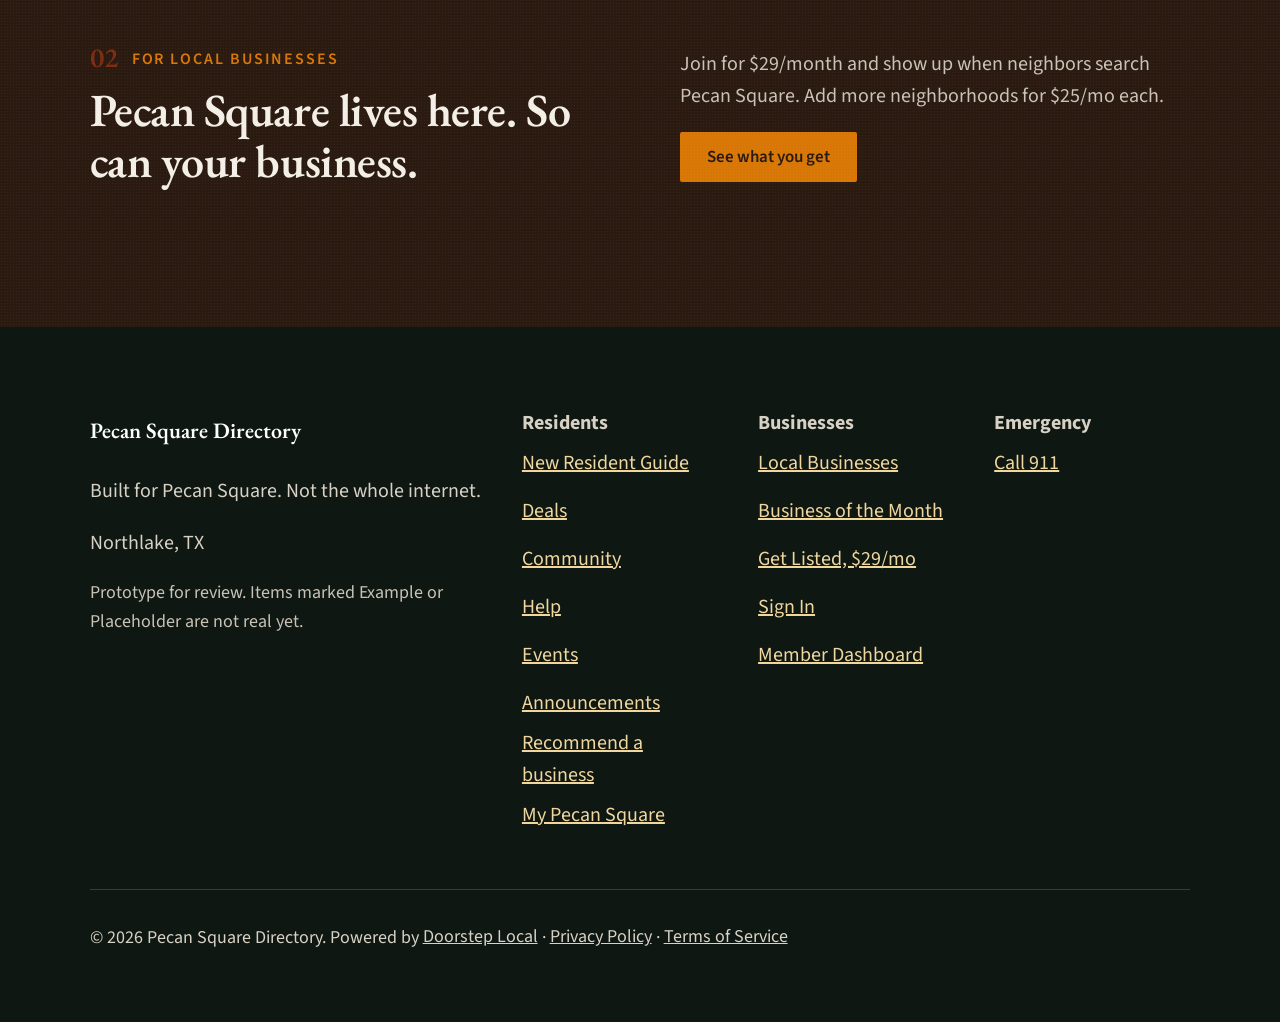
<file: my-harvest.html>
<!doctype html>
<html lang="en"><head><meta charset="utf-8"><meta name="viewport" content="width=device-width,initial-scale=1">
<title>My Pecan Square | Pecan Square Directory</title><meta name="description" content="Your saved Pecan Square businesses, offers, events, groups and important contacts."><meta name="robots" content="noindex,nofollow">
<link rel="canonical" href="https://pecansquaredirectory-preview.clientreview.co/my-harvest.html"><meta property="og:title" content="My Pecan Square | Pecan Square Directory"><meta property="og:description" content="Your saved Pecan Square businesses, offers, events, groups and important contacts.">
<meta property="og:url" content="https://pecansquaredirectory-preview.clientreview.co/my-harvest.html"><meta property="og:type" content="website">
<link rel="icon" href="assets/favicon.svg"><link rel="preload" href="fonts/ebgaramond.woff2" as="font" type="font/woff2" crossorigin><link rel="preload" href="fonts/sourcesans3.woff2" as="font" type="font/woff2" crossorigin>
<link rel="stylesheet" href="css/site.css"><link rel="preload" href="js/site.js" as="script"><link rel="preload" href="js/layout.js" as="script"><link rel="preload" href="js/app.js" as="script">
<script>/* CLS gate: hide main until app.js has rendered the data-driven blocks (removed in app.js; 3s safety). */document.documentElement.classList.add('js-wait');setTimeout(function(){document.documentElement.classList.remove('js-wait')},3000)</script></head>
<body class="nophoto acc-numeral type-pecan-square" data-page="my"><div id="hdr"></div><main id="main">
<section class="phero"><div class="wrap"><p class="kicker">My Pecan Square</p><h1>Your Pecan Square, saved</h1><p>Tap Save on any business, deal, group or contact. Saved on this device only.</p></div></section><section class="band"><div class="wrap"><div class="head"><div><p class="kicker">Saved on this device</p><h2>Your saved list</h2></div><p class="muted">Businesses, deals, groups and important contacts you have saved.</p></div><div id="my"></div></div></section>
<section class="band dark grain cta-band"><div class="wrap split"><div><p class="kicker">For local businesses</p><h2>Pecan Square lives here. So can your business.</h2></div><div><p class="muted">Join for $29/month and show up when neighbors search Pecan Square. Add more neighborhoods for $25/mo each.</p><a class="btn btn-gold" href="join.html">See what you get</a></div></div></section></main><div id="ftr"></div>
<script src="js/site.js"></script><script src="js/layout.js"></script><script src="js/app.js"></script><script>window.renderMy=function(){var H=window.H,S=H.S,s=H.store(),out='';
var sec=function(t,a,f){return a.length?'<h2 style="margin-top:40px">'+t+'</h2><div class="list">'+a.map(f).join('')+'</div>':''};
out+=sec('Businesses',S.businesses.filter(function(b){return (s.biz||[]).indexOf(b.id)>-1}),H.bizCard);
out+=sec('Saved offers',S.offers.filter(function(o){return (s.offer||[]).indexOf(o.id)>-1}),H.offerCard);
out+=sec('Groups',(S.groups||[]).filter(function(c,i){return (s.group||[]).indexOf('g'+i)>-1}),function(c){return '<article class="card"><h3>'+H.esc(c.name)+'</h3></article>'});
var ids=s.contact||[];var con=S.resources.filter(function(r){return r.id==='fire'||r.id==='trash'||r.id==='hoa'||ids.indexOf(r.id)>-1});
out+='<h2 style="margin-top:40px">Important contacts</h2><div class="list">'+con.map(function(r){return '<article class="card"><span class="kicker" style="margin:0">'+r.group+'</span><h3>'+H.esc(r.name)+'</h3><p>'+H.esc(r.detail)+'</p>'+(r.phone?'<a class="btn btn-dark" href="tel:'+r.phone.replace(/\D/g,'')+'">'+r.phone+'</a>':'')+'</article>'}).join('')+'</div>';
if(!(s.biz||[]).length&&!(s.offer||[]).length)out='<p>Nothing saved yet. <a href="members.html">Browse local businesses</a> or <a href="offers.html">deals</a> and tap Save.</p>'+out;
H.$('#my').innerHTML=out};renderMy();</script>
</body></html>
</file>
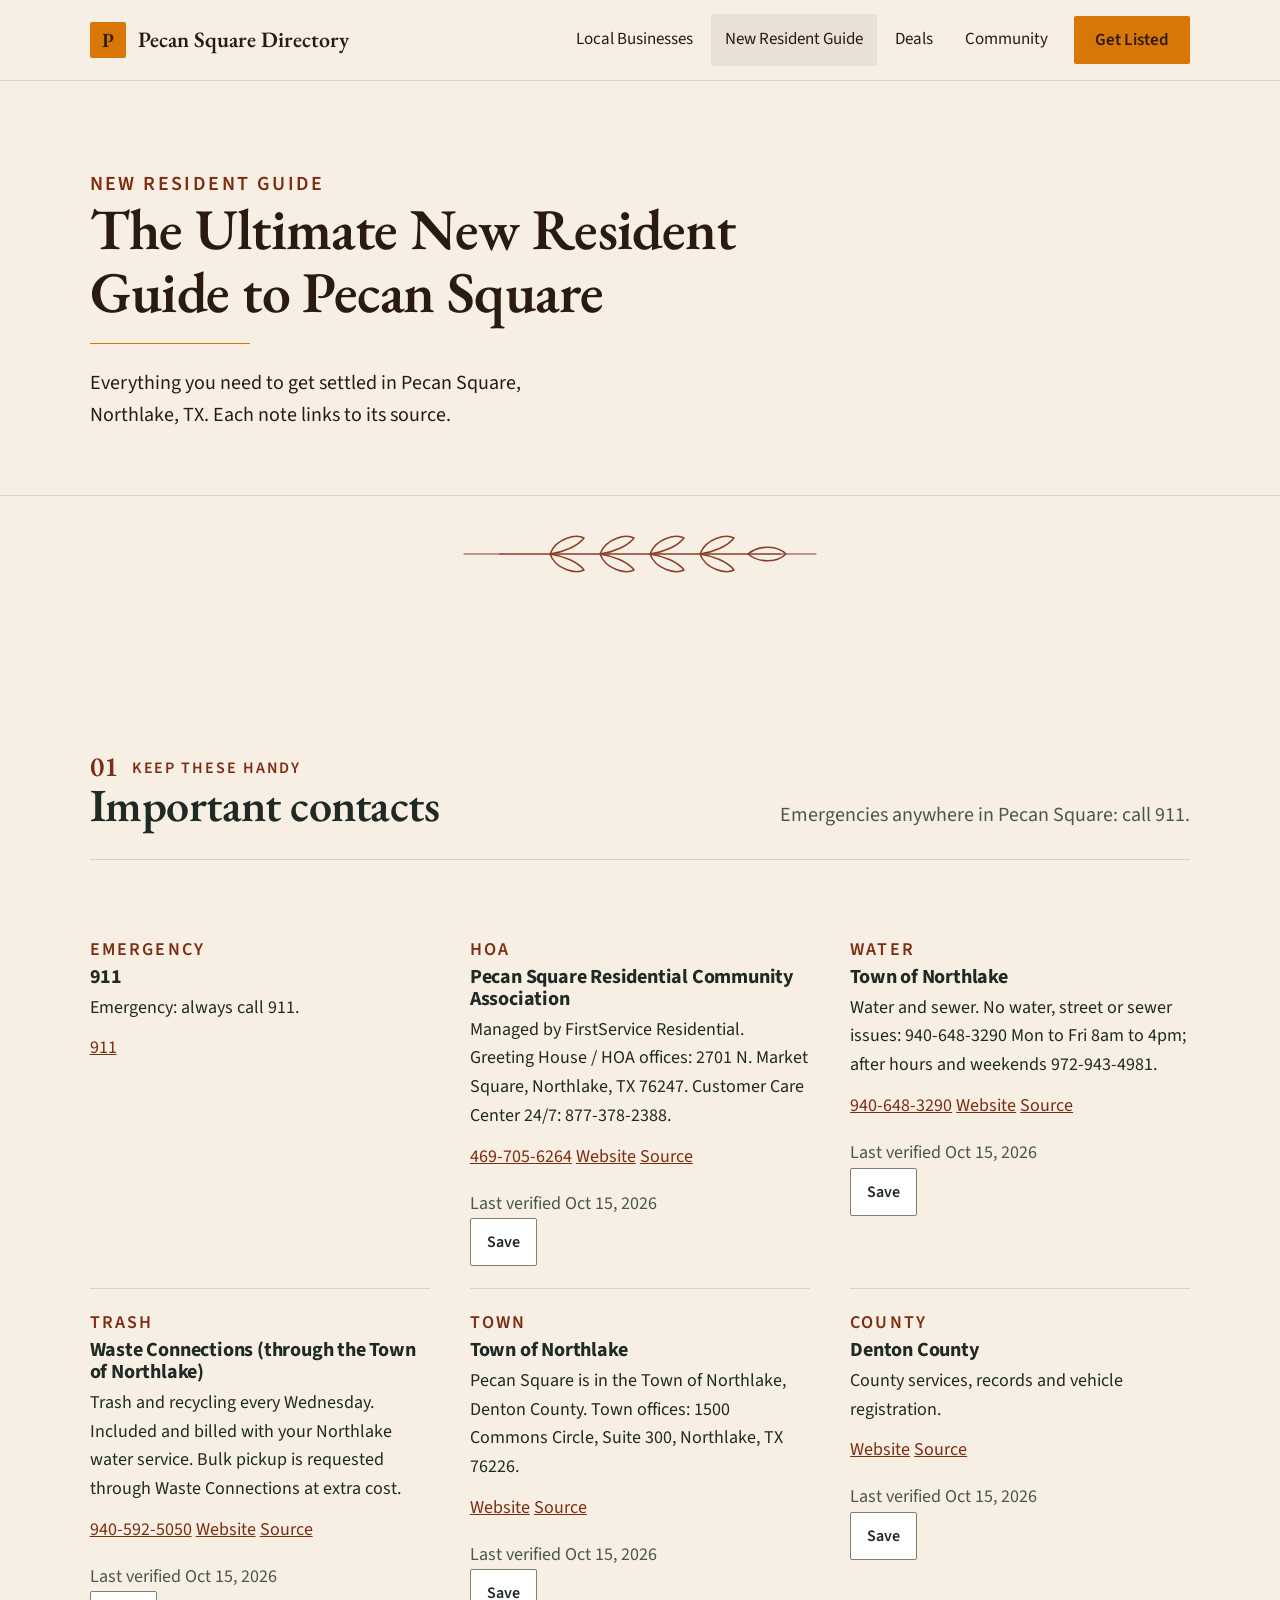
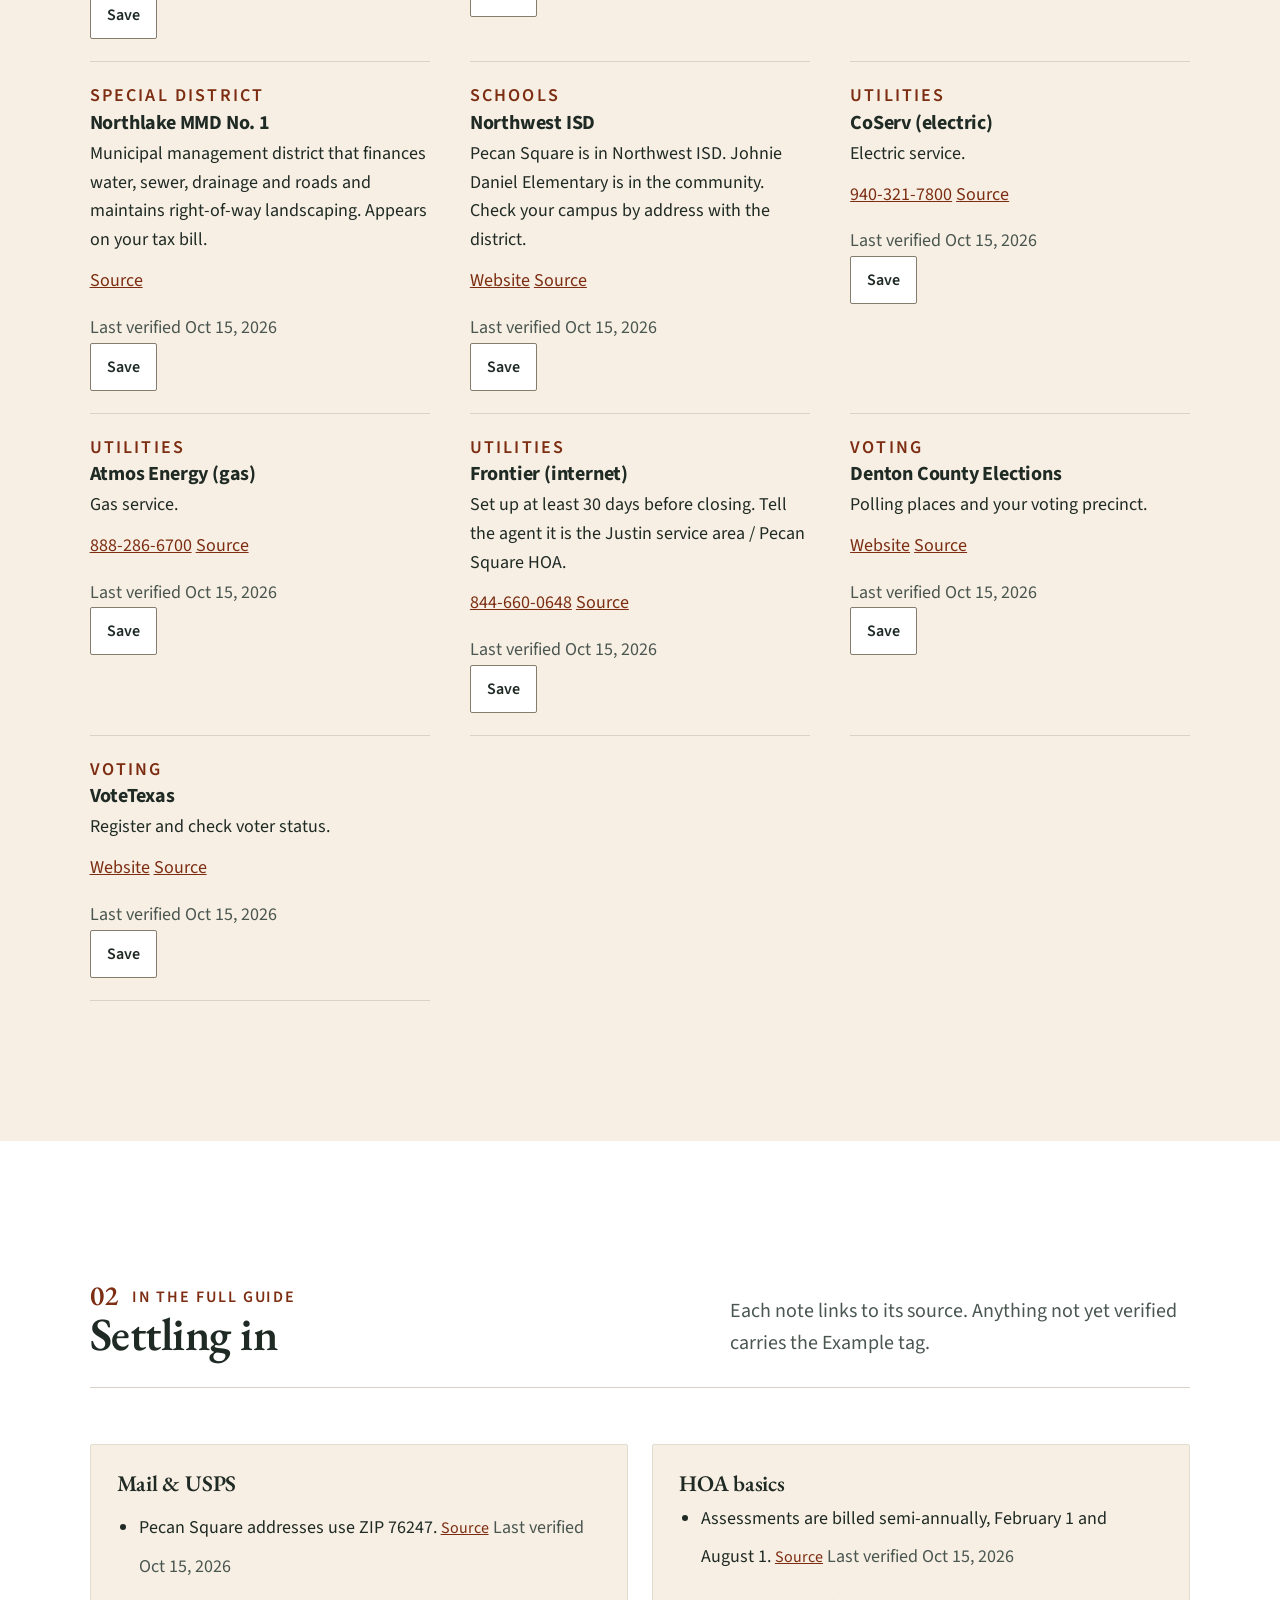
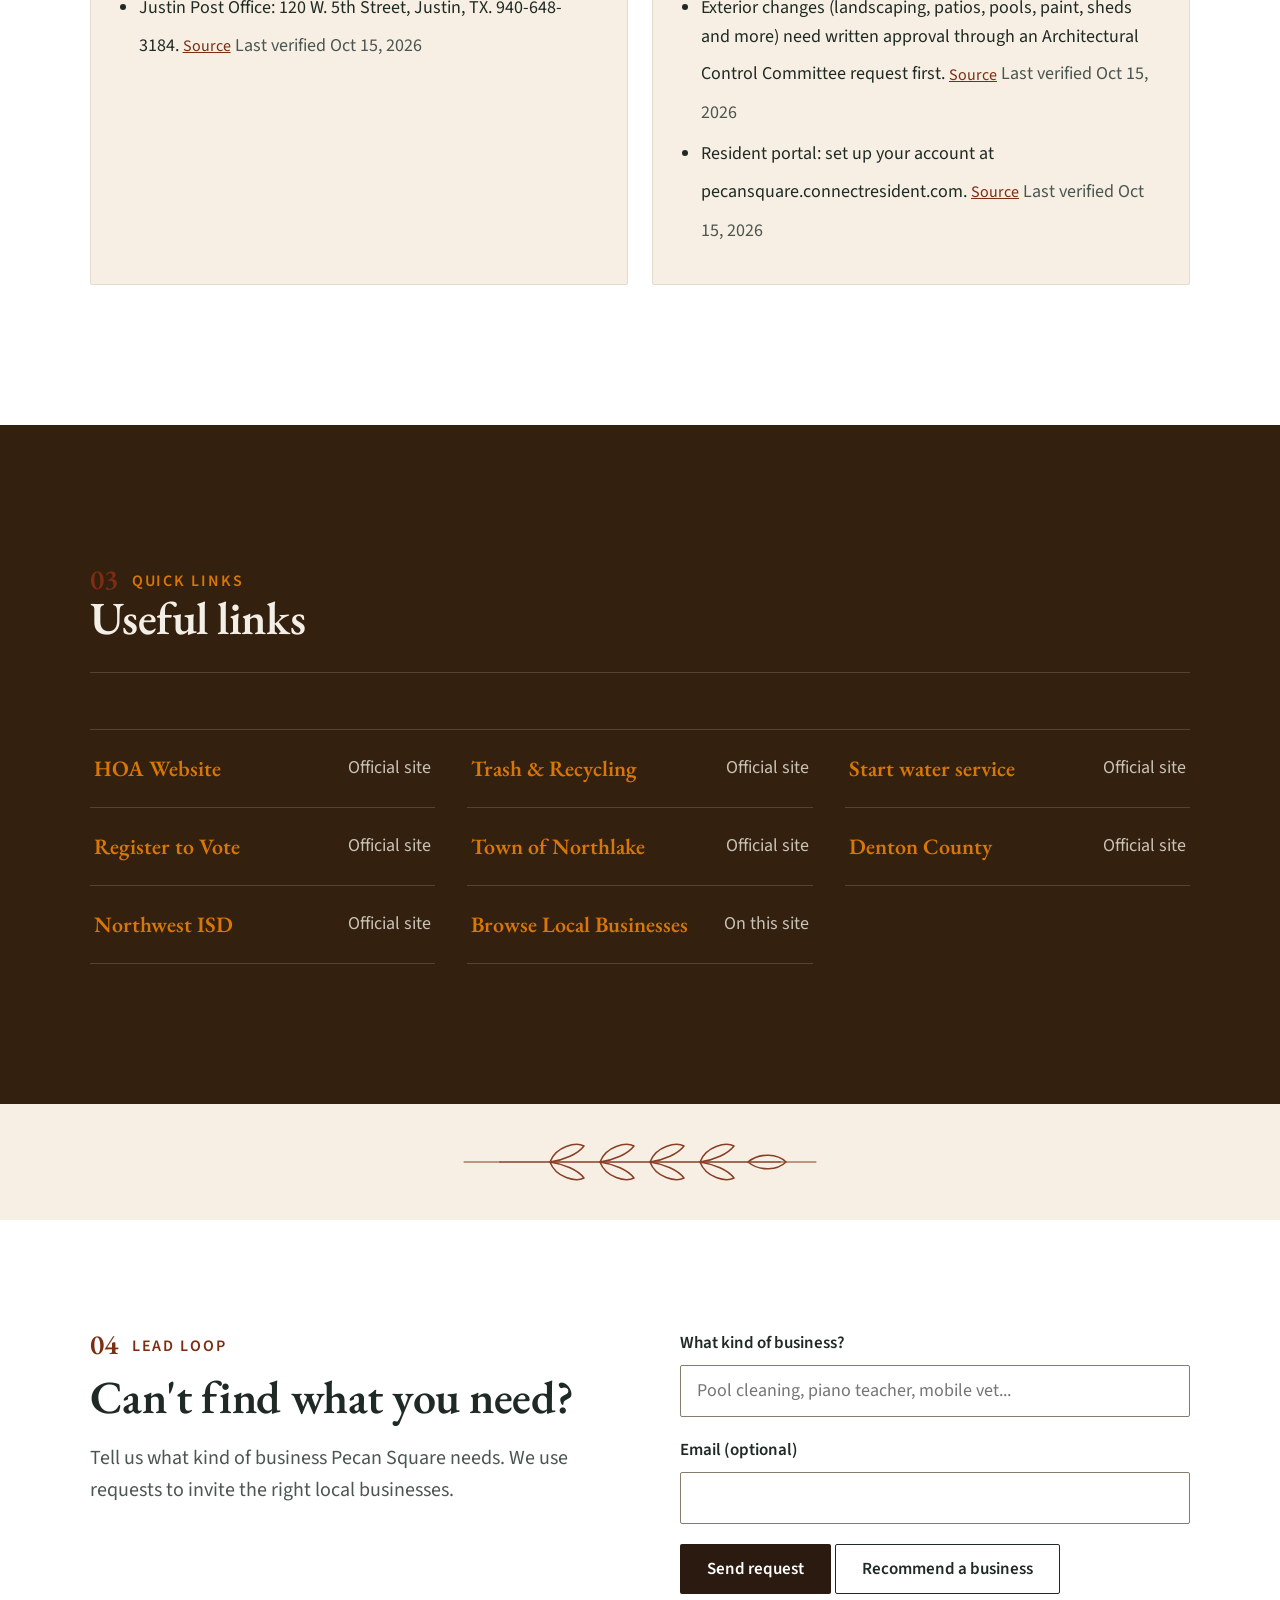
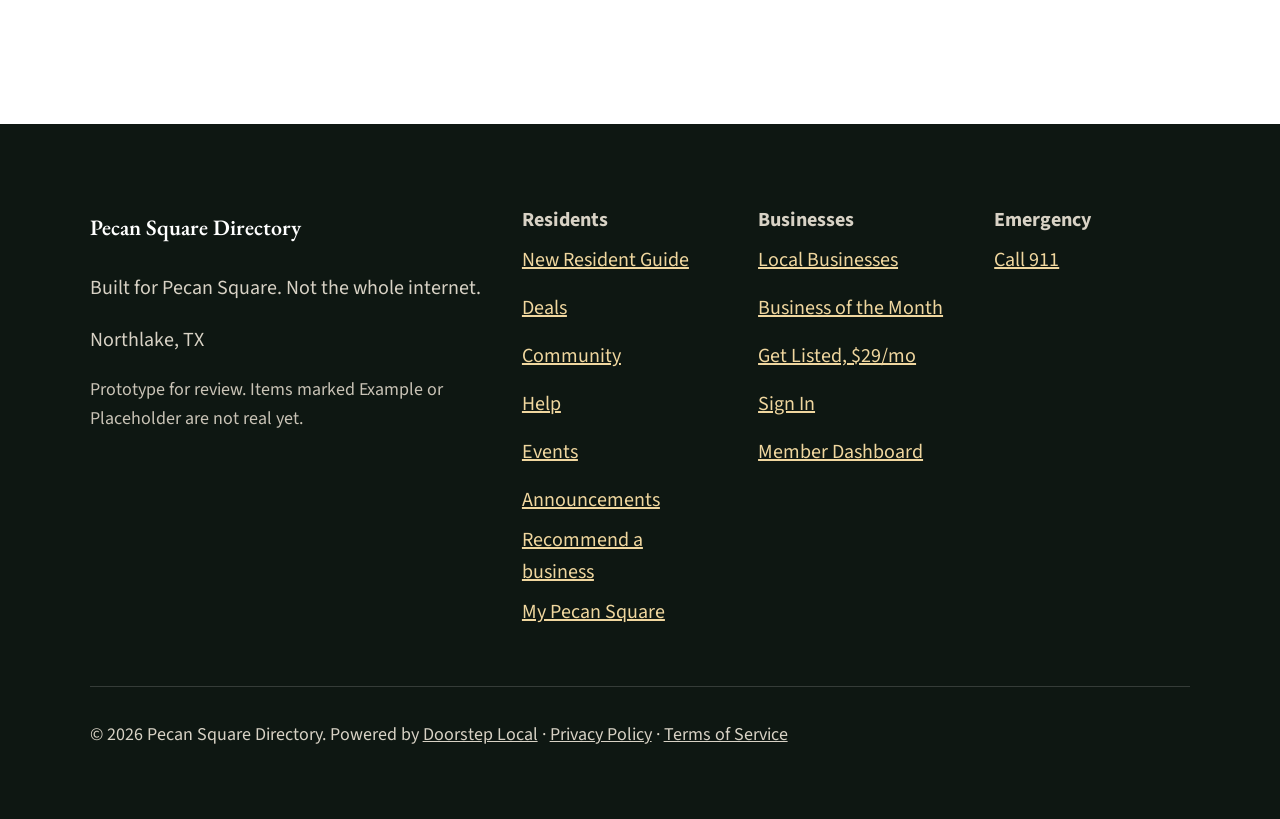
<file: new-resident.html>
<!doctype html>
<html lang="en"><head><meta charset="utf-8"><meta name="viewport" content="width=device-width,initial-scale=1">
<title>The Ultimate New Resident Guide to Pecan Square | Pecan Square Directory</title><meta name="description" content="Trash day, water, HOA, police, fire, schools and voting for Pecan Square, plus who serves your street."><meta name="robots" content="noindex,nofollow">
<link rel="canonical" href="https://pecansquaredirectory-preview.clientreview.co/new-resident.html"><meta property="og:title" content="The Ultimate New Resident Guide to Pecan Square | Pecan Square Directory"><meta property="og:description" content="Trash day, water, HOA, police, fire, schools and voting for Pecan Square, plus who serves your street.">
<meta property="og:url" content="https://pecansquaredirectory-preview.clientreview.co/new-resident.html"><meta property="og:type" content="website">
<link rel="icon" href="assets/favicon.svg"><link rel="preload" href="fonts/ebgaramond.woff2" as="font" type="font/woff2" crossorigin><link rel="preload" href="fonts/sourcesans3.woff2" as="font" type="font/woff2" crossorigin>
<link rel="stylesheet" href="css/site.css"><link rel="preload" href="js/site.js" as="script"><link rel="preload" href="js/layout.js" as="script"><link rel="preload" href="js/app.js" as="script">
<script>/* CLS gate: hide main until app.js has rendered the data-driven blocks (removed in app.js; 3s safety). */document.documentElement.classList.add('js-wait');setTimeout(function(){document.documentElement.classList.remove('js-wait')},3000)</script></head>
<body class="nophoto acc-numeral type-pecan-square" data-page="guide"><div id="hdr"></div><main id="main">
<section class="phero"><div class="wrap"><p class="kicker">New Resident Guide</p><h1>The Ultimate New Resident Guide to Pecan Square</h1><p>Everything you need to get settled in Pecan Square, Northlake, TX. Each note links to its source.</p></div></section><section class="band slate" id="lookup-sec" data-needs="sideopts"><div class="wrap split"><div><p class="kicker">Who serves my street</p><h2>Who serves my street?</h2><p class="muted"></p></div>
<!-- Side options render from SITE.sides (per-directory; admin sets them). Empty = "See all" link only. --><form class="sidepick" id="lookup"></form></div></section>
<section class="band" data-needs="resources"><div class="wrap"><div class="head"><div><p class="kicker">Keep these handy</p><h2>Important contacts</h2></div><p class="muted">Emergencies anywhere in Pecan Square: call 911.</p></div><div class="guide" id="res"></div></div></section>
<section class="band white" data-needs="guide"><div class="wrap"><div class="head"><div><p class="kicker">In the full guide</p><h2>Settling in</h2></div><p class="muted">Each note links to its source. Anything not yet verified carries the Example tag.</p></div><div class="chapters" id="chapters"></div></div></section>
<section class="band slate" data-needs="resources"><div class="wrap"><div class="head"><div><p class="kicker">Quick links</p><h2>Useful links</h2></div></div><div class="cats quick" data-quick></div></div></section>
<section class="band tight white" id="need"><div class="wrap split"><div><p class="kicker">Lead loop</p><h2>Can't find what you need?</h2><p class="muted">Tell us what kind of business Pecan Square needs. We use requests to invite the right local businesses.</p></div>
<form data-proto><label for="needw">What kind of business?</label><input id="needw" type="text" placeholder="Pool cleaning, piano teacher, mobile vet..." required>
<p><label for="neede">Email (optional)</label><input id="neede" type="email" autocomplete="email"></p><button class="btn btn-dark" type="submit">Send request</button> <a class="btn btn-ghost" href="recommend.html">Recommend a business</a><p class="formmsg note" role="status"></p></form></div></section>
</main><div id="ftr"></div>
<script src="js/site.js"></script><script src="js/layout.js"></script><script src="js/app.js"></script><script>(function(){var H=window.H;H.$('#res').innerHTML='<div id="emergency"><p class="kicker" style="margin:0 0 4px">Emergency</p><h3>911</h3><p>Emergency: always call 911.</p><p><a href="tel:911" style="display:inline-flex;min-height:48px;align-items:center">911</a></p></div>'+H.S.resources.map(function(r,i,a){var g='g-'+r.group.toLowerCase().replace(/[^a-z]+/g,'-');var first=a.findIndex(function(x){return x.group===r.group})===i;return '<div id="'+r.id+'">'+(first?'<span id="'+g+'"></span>':'')+'<p class="kicker" style="margin:0 0 4px">'+r.group+(r.sideLabel?' / '+r.sideLabel:'')+'</p><h3>'+H.esc(r.name)+'</h3><p>'+H.esc(r.detail)+'</p><p>'+(r.phone?'<a href="tel:'+r.phone.replace(/\D/g,'')+'" style="display:inline-flex;min-height:48px;align-items:center">'+r.phone+'</a> ':'')+(r.email?'<a href="mailto:'+r.email+'" style="display:inline-flex;min-height:48px;align-items:center">'+r.email+'</a> ':'')+(r.web?'<a href="'+r.web+'" rel="noopener" style="display:inline-flex;min-height:48px;align-items:center">Website</a>':'')+(r.src?' <a href="'+r.src+'" rel="noopener" style="display:inline-flex;min-height:48px;align-items:center">Source</a>':'')+'</p>'+H.verified(r.verified)+H.saveBtn('contact',r.id,r.name)+'</div>'}).join('')})()</script>
</body></html>
</file>
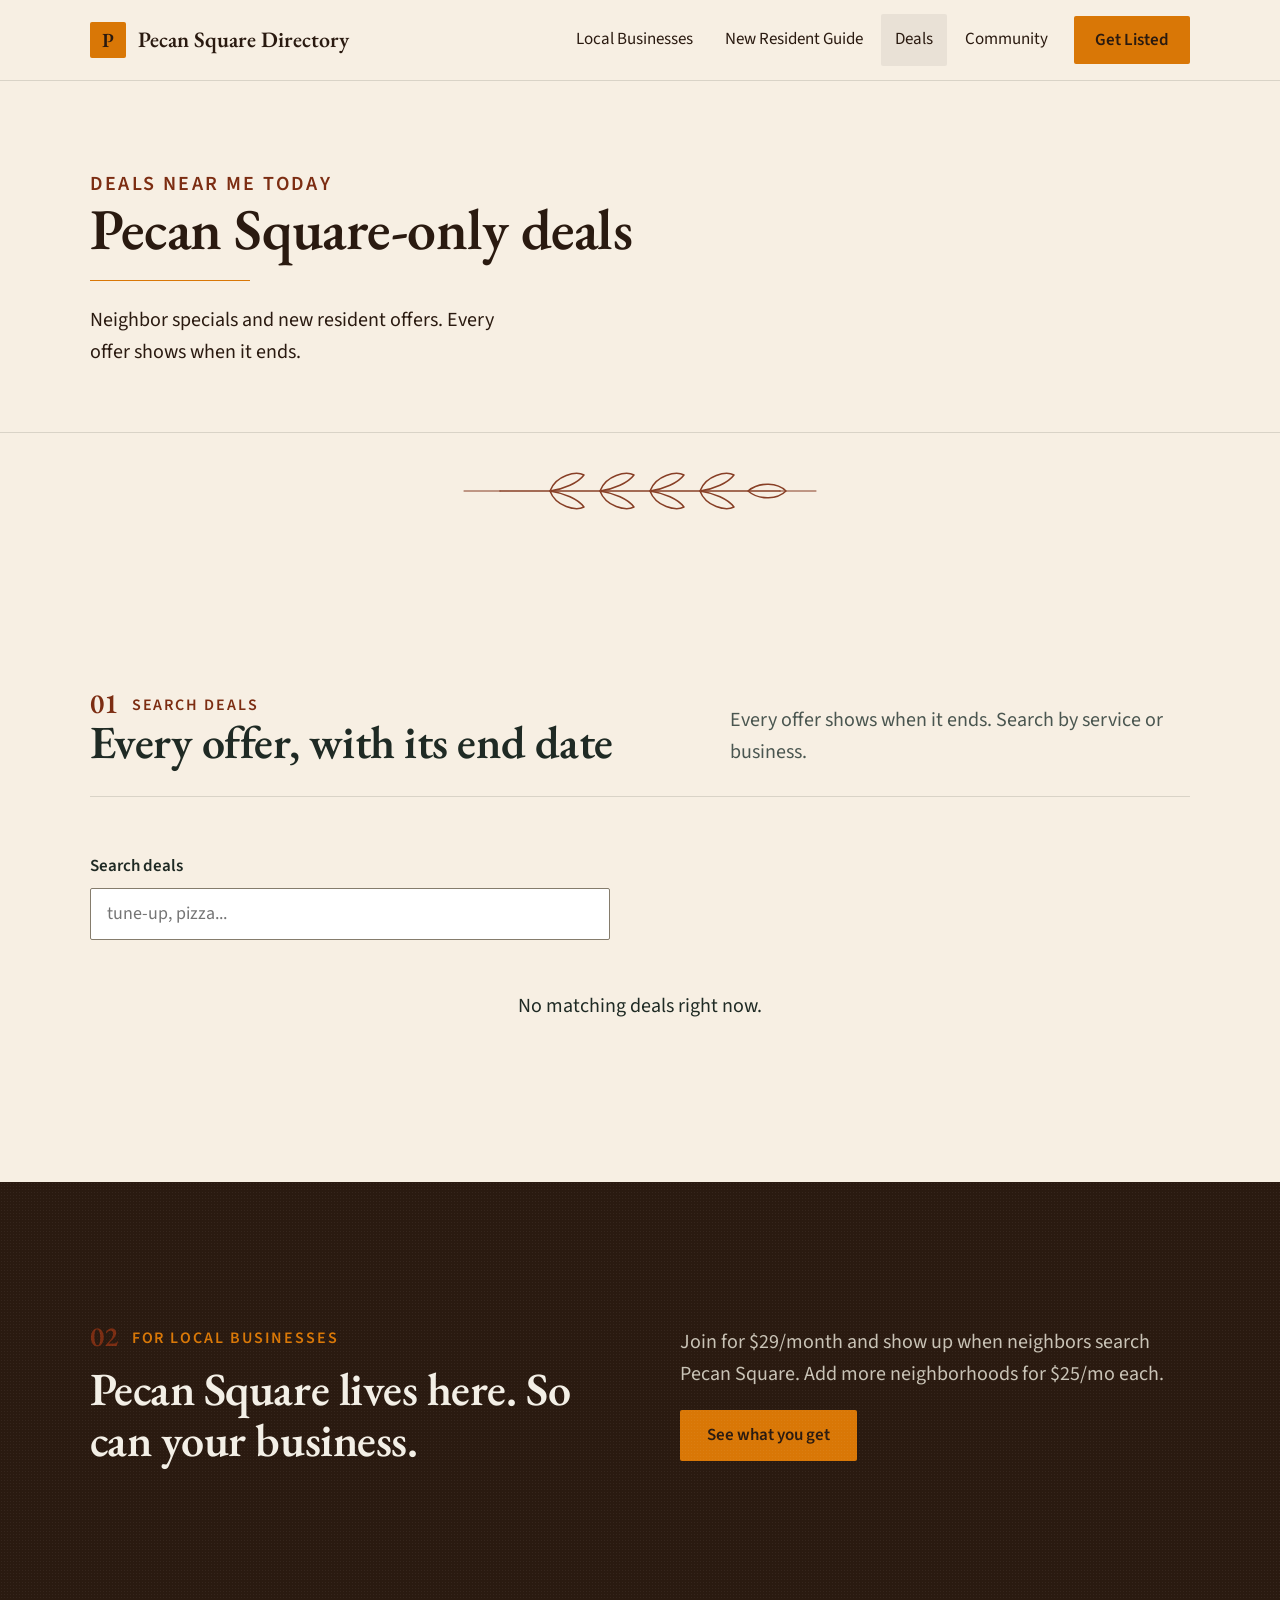
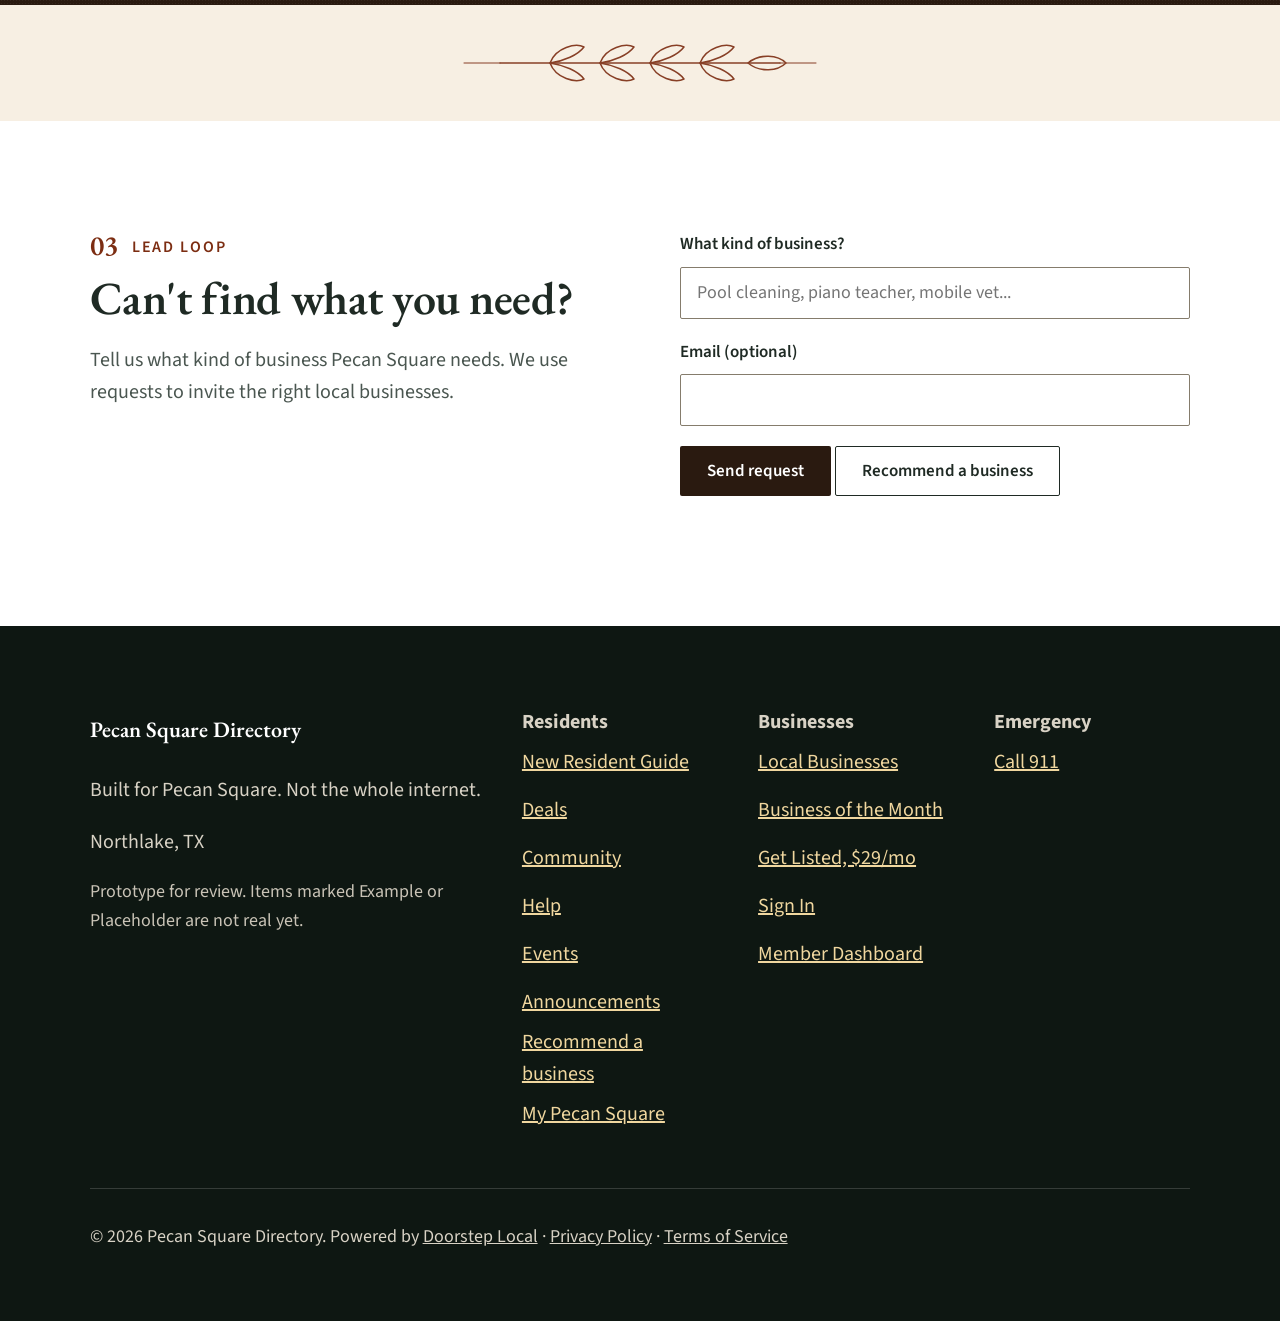
<file: offers.html>
<!doctype html>
<html lang="en"><head><meta charset="utf-8"><meta name="viewport" content="width=device-width,initial-scale=1">
<title>Deals Near Me Today | Pecan Square Directory</title><meta name="description" content="Pecan Square-only offers from local businesses, with expiry dates."><meta name="robots" content="noindex,nofollow">
<link rel="canonical" href="https://pecansquaredirectory-preview.clientreview.co/offers.html"><meta property="og:title" content="Deals Near Me Today | Pecan Square Directory"><meta property="og:description" content="Pecan Square-only offers from local businesses, with expiry dates.">
<meta property="og:url" content="https://pecansquaredirectory-preview.clientreview.co/offers.html"><meta property="og:type" content="website">
<link rel="icon" href="assets/favicon.svg"><link rel="preload" href="fonts/ebgaramond.woff2" as="font" type="font/woff2" crossorigin><link rel="preload" href="fonts/sourcesans3.woff2" as="font" type="font/woff2" crossorigin>
<link rel="stylesheet" href="css/site.css"><link rel="preload" href="js/site.js" as="script"><link rel="preload" href="js/layout.js" as="script"><link rel="preload" href="js/app.js" as="script">
<script>/* CLS gate: hide main until app.js has rendered the data-driven blocks (removed in app.js; 3s safety). */document.documentElement.classList.add('js-wait');setTimeout(function(){document.documentElement.classList.remove('js-wait')},3000)</script></head>
<body class="nophoto acc-numeral type-pecan-square" data-page="offers"><div id="hdr"></div><main id="main">
<section class="phero"><div class="wrap"><p class="kicker">Deals Near Me Today</p><h1>Pecan Square-only deals</h1><p>Neighbor specials and new resident offers. Every offer shows when it ends.</p></div></section><section class="band"><div class="wrap"><div class="head"><div><p class="kicker">Search deals</p><h2>Every offer, with its end date</h2></div><p class="muted">Every offer shows when it ends. Search by service or business.</p></div><label for="oq">Search deals</label><input id="oq" type="search" enterkeyhint="search" autocomplete="off" aria-label="Search deals" placeholder="tune-up, pizza..."><div class="list" id="ol"></div></div></section>
<section class="band dark grain cta-band"><div class="wrap split"><div><p class="kicker">For local businesses</p><h2>Pecan Square lives here. So can your business.</h2></div><div><p class="muted">Join for $29/month and show up when neighbors search Pecan Square. Add more neighborhoods for $25/mo each.</p><a class="btn btn-gold" href="join.html">See what you get</a></div></div></section><section class="band tight white" id="need"><div class="wrap split"><div><p class="kicker">Lead loop</p><h2>Can't find what you need?</h2><p class="muted">Tell us what kind of business Pecan Square needs. We use requests to invite the right local businesses.</p></div>
<form data-proto><label for="needw">What kind of business?</label><input id="needw" type="text" placeholder="Pool cleaning, piano teacher, mobile vet..." required>
<p><label for="neede">Email (optional)</label><input id="neede" type="email" autocomplete="email"></p><button class="btn btn-dark" type="submit">Send request</button> <a class="btn btn-ghost" href="recommend.html">Recommend a business</a><p class="formmsg note" role="status"></p></form></div></section>
</main><div id="ftr"></div>
<script src="js/site.js"></script><script src="js/layout.js"></script><script src="js/app.js"></script><script>(function(){var H=window.H;function d(){var q=H.$('#oq').value.toLowerCase();var l=H.activeOffers().filter(function(o){return !q||(o.title+' '+o.kind).toLowerCase().indexOf(q)>-1});H.$('#ol').innerHTML=l.length?l.map(H.offerCard).join(''):'<p>No matching deals right now.</p>'}H.$('#oq').oninput=d;d()})()</script>
</body></html>
</file>
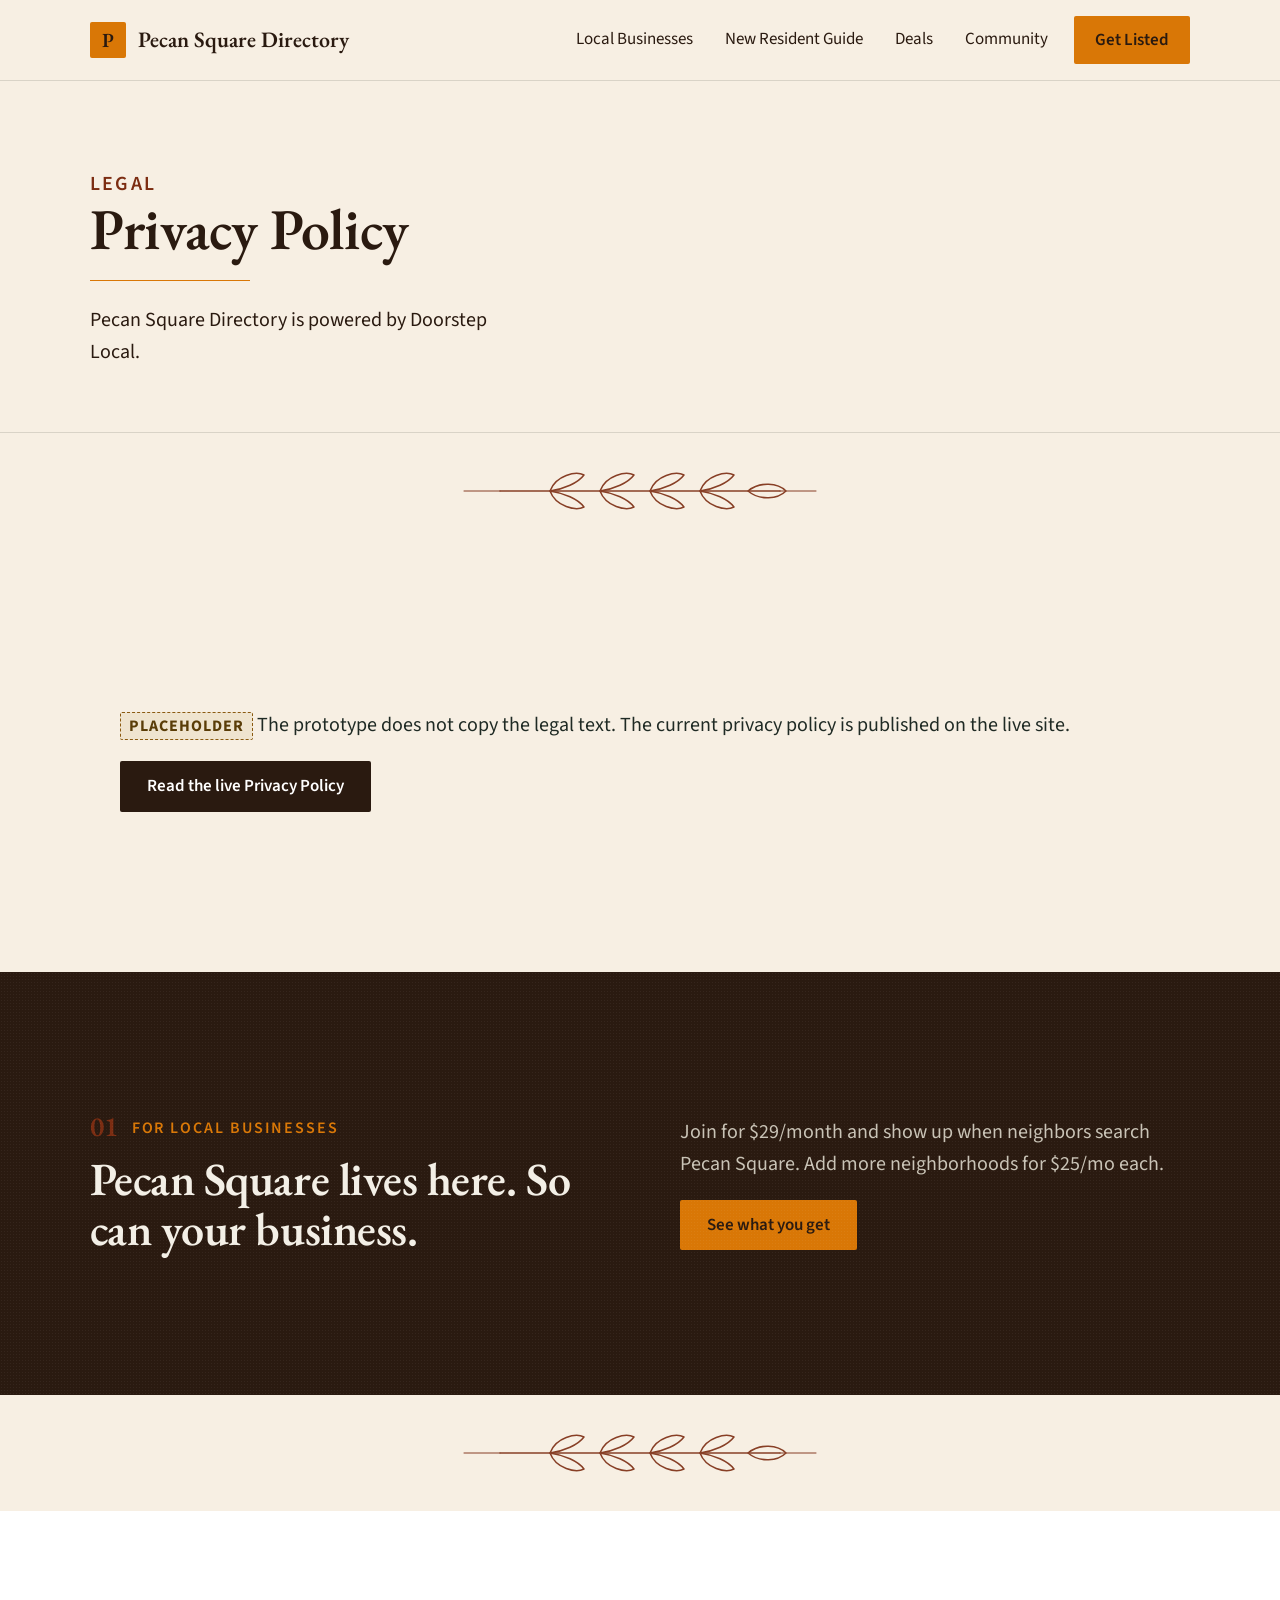
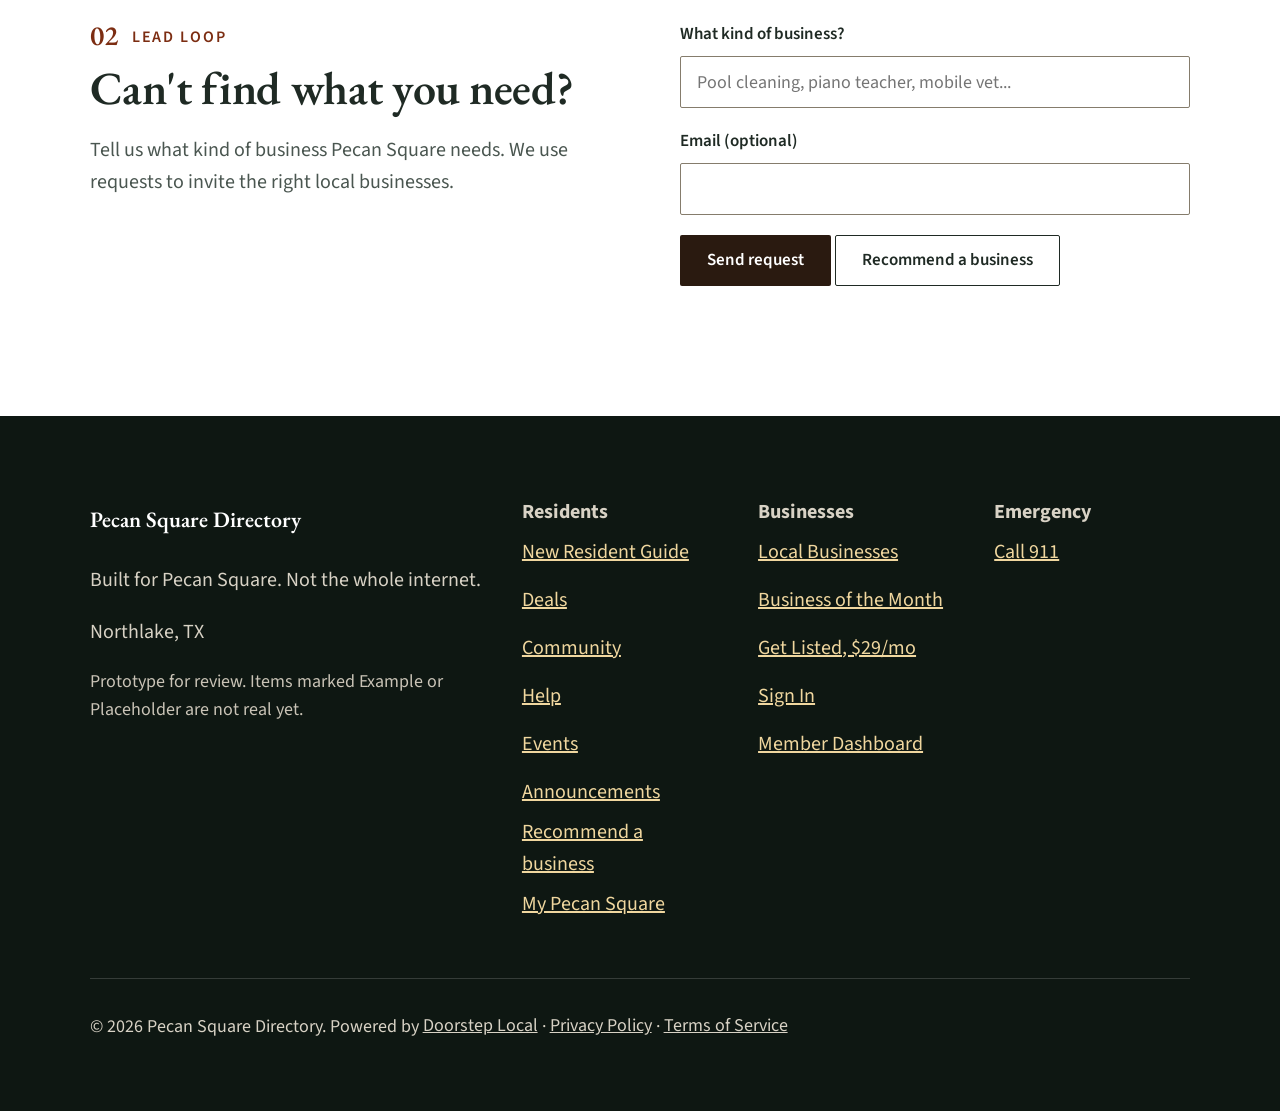
<file: privacy.html>
<!doctype html>
<html lang="en"><head><meta charset="utf-8"><meta name="viewport" content="width=device-width,initial-scale=1">
<title>Privacy Policy | Pecan Square Directory</title><meta name="description" content="Privacy Policy for Pecan Square Directory."><meta name="robots" content="noindex,nofollow">
<link rel="canonical" href="https://pecansquaredirectory-preview.clientreview.co/privacy.html"><meta property="og:title" content="Privacy Policy | Pecan Square Directory"><meta property="og:description" content="Privacy Policy for Pecan Square Directory.">
<meta property="og:url" content="https://pecansquaredirectory-preview.clientreview.co/privacy.html"><meta property="og:type" content="website">
<link rel="icon" href="assets/favicon.svg"><link rel="preload" href="fonts/ebgaramond.woff2" as="font" type="font/woff2" crossorigin><link rel="preload" href="fonts/sourcesans3.woff2" as="font" type="font/woff2" crossorigin>
<link rel="stylesheet" href="css/site.css"><link rel="preload" href="js/site.js" as="script"><link rel="preload" href="js/layout.js" as="script"><link rel="preload" href="js/app.js" as="script">
<script>/* CLS gate: hide main until app.js has rendered the data-driven blocks (removed in app.js; 3s safety). */document.documentElement.classList.add('js-wait');setTimeout(function(){document.documentElement.classList.remove('js-wait')},3000)</script></head>
<body class="nophoto acc-numeral type-pecan-square" data-page="privacy"><div id="hdr"></div><main id="main">
<section class="phero"><div class="wrap"><p class="kicker">Legal</p><h1>Privacy Policy</h1><p>Pecan Square Directory is powered by Doorstep Local.</p></div></section><section class="band"><div class="wrap measure"><p><span class="ex">Placeholder</span> The prototype does not copy the legal text. The current privacy policy is published on the live site.</p><p><a class="btn btn-dark" href="https://pecansquaredirectory.com/privacy" rel="noopener">Read the live Privacy Policy</a></p></div></section>
<section class="band dark grain cta-band"><div class="wrap split"><div><p class="kicker">For local businesses</p><h2>Pecan Square lives here. So can your business.</h2></div><div><p class="muted">Join for $29/month and show up when neighbors search Pecan Square. Add more neighborhoods for $25/mo each.</p><a class="btn btn-gold" href="join.html">See what you get</a></div></div></section><section class="band tight white" id="need"><div class="wrap split"><div><p class="kicker">Lead loop</p><h2>Can't find what you need?</h2><p class="muted">Tell us what kind of business Pecan Square needs. We use requests to invite the right local businesses.</p></div>
<form data-proto><label for="needw">What kind of business?</label><input id="needw" type="text" placeholder="Pool cleaning, piano teacher, mobile vet..." required>
<p><label for="neede">Email (optional)</label><input id="neede" type="email" autocomplete="email"></p><button class="btn btn-dark" type="submit">Send request</button> <a class="btn btn-ghost" href="recommend.html">Recommend a business</a><p class="formmsg note" role="status"></p></form></div></section>
</main><div id="ftr"></div>
<script src="js/site.js"></script><script src="js/layout.js"></script><script src="js/app.js"></script>
</body></html>
</file>
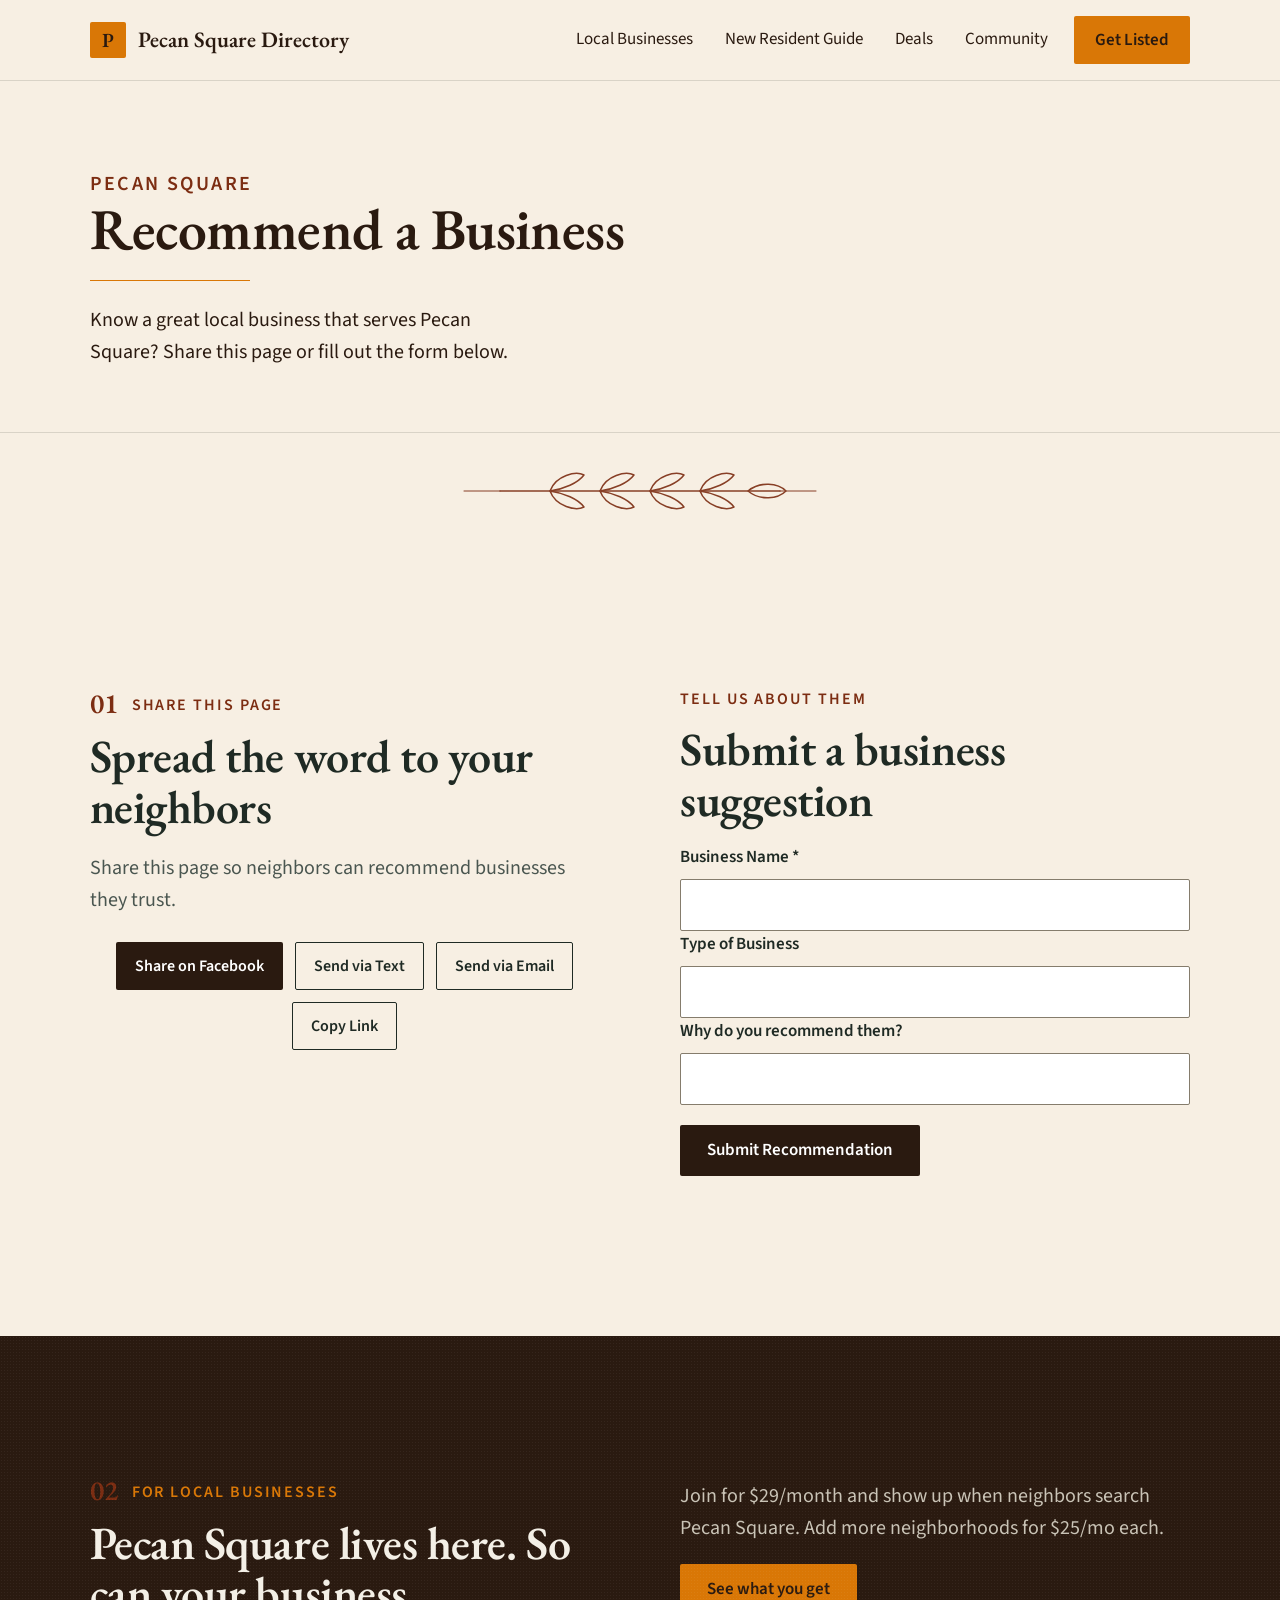
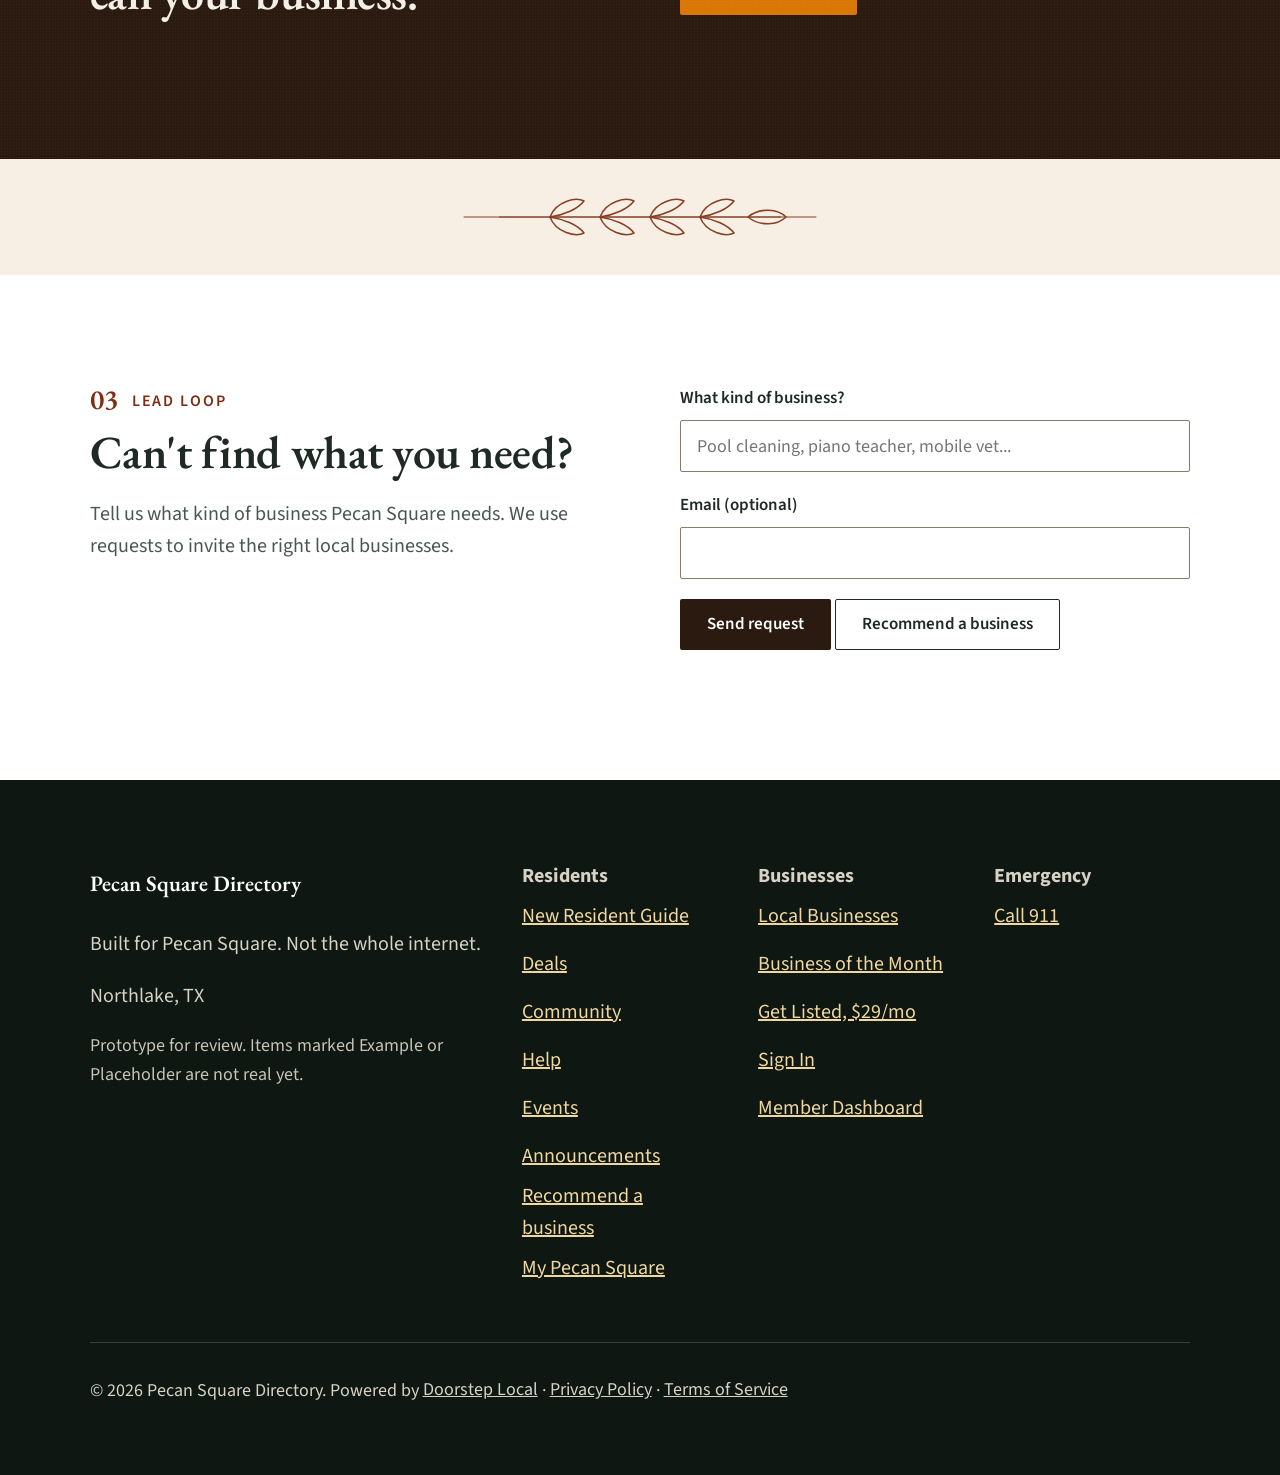
<file: recommend.html>
<!doctype html>
<html lang="en"><head><meta charset="utf-8"><meta name="viewport" content="width=device-width,initial-scale=1">
<title>Recommend a Business | Pecan Square Directory</title><meta name="description" content="Know a great local business that serves Pecan Square? Tell us."><meta name="robots" content="noindex,nofollow">
<link rel="canonical" href="https://pecansquaredirectory-preview.clientreview.co/recommend.html"><meta property="og:title" content="Recommend a Business | Pecan Square Directory"><meta property="og:description" content="Know a great local business that serves Pecan Square? Tell us.">
<meta property="og:url" content="https://pecansquaredirectory-preview.clientreview.co/recommend.html"><meta property="og:type" content="website">
<link rel="icon" href="assets/favicon.svg"><link rel="preload" href="fonts/ebgaramond.woff2" as="font" type="font/woff2" crossorigin><link rel="preload" href="fonts/sourcesans3.woff2" as="font" type="font/woff2" crossorigin>
<link rel="stylesheet" href="css/site.css"><link rel="preload" href="js/site.js" as="script"><link rel="preload" href="js/layout.js" as="script"><link rel="preload" href="js/app.js" as="script">
<script>/* CLS gate: hide main until app.js has rendered the data-driven blocks (removed in app.js; 3s safety). */document.documentElement.classList.add('js-wait');setTimeout(function(){document.documentElement.classList.remove('js-wait')},3000)</script></head>
<body class="nophoto acc-numeral type-pecan-square" data-page="recommend"><div id="hdr"></div><main id="main">
<section class="phero"><div class="wrap"><p class="kicker">Pecan Square</p><h1>Recommend a Business</h1><p>Know a great local business that serves Pecan Square? Share this page or fill out the form below.</p></div></section><section class="band"><div class="wrap split"><div><p class="kicker">Share this page</p><h2>Spread the word to your neighbors</h2><p class="muted">Share this page so neighbors can recommend businesses they trust.</p><p class="actions" style="display:flex;flex-wrap:wrap;gap:12px"><a class="btn btn-dark" id="shfb" rel="noopener" href="#">Share on Facebook</a><a class="btn btn-ghost" id="shsms" href="#">Send via Text</a><a class="btn btn-ghost" id="shmail" href="#">Send via Email</a><button class="btn btn-ghost" type="button" id="shcopy">Copy Link</button></p></div><form data-proto><p class="kicker">Tell us about them</p><h2>Submit a business suggestion</h2><label for="rbn">Business Name *</label><input id="rbn" type="text" required><label for="rbt">Type of Business</label><input id="rbt" type="text"><label for="rbw">Why do you recommend them?</label><input id="rbw" type="text"><p><button class="btn btn-dark" type="submit">Submit Recommendation</button></p><p class="formmsg note" role="status"></p></form></div></section>
<section class="band dark grain cta-band"><div class="wrap split"><div><p class="kicker">For local businesses</p><h2>Pecan Square lives here. So can your business.</h2></div><div><p class="muted">Join for $29/month and show up when neighbors search Pecan Square. Add more neighborhoods for $25/mo each.</p><a class="btn btn-gold" href="join.html">See what you get</a></div></div></section><section class="band tight white" id="need"><div class="wrap split"><div><p class="kicker">Lead loop</p><h2>Can't find what you need?</h2><p class="muted">Tell us what kind of business Pecan Square needs. We use requests to invite the right local businesses.</p></div>
<form data-proto><label for="needw">What kind of business?</label><input id="needw" type="text" placeholder="Pool cleaning, piano teacher, mobile vet..." required>
<p><label for="neede">Email (optional)</label><input id="neede" type="email" autocomplete="email"></p><button class="btn btn-dark" type="submit">Send request</button> <a class="btn btn-ghost" href="recommend.html">Recommend a business</a><p class="formmsg note" role="status"></p></form></div></section>
</main><div id="ftr"></div>
<script src="js/site.js"></script><script src="js/layout.js"></script><script src="js/app.js"></script><script>(function(){var u=encodeURIComponent(location.href),t=encodeURIComponent('Recommend a business to '+window.SITE.name);document.getElementById('shfb').href='https://www.facebook.com/sharer/sharer.php?u='+u;document.getElementById('shsms').href='sms:?&body='+t+'%20'+u;document.getElementById('shmail').href='mailto:?subject='+t+'&body='+u;document.getElementById('shcopy').onclick=function(){navigator.clipboard&&navigator.clipboard.writeText(location.href);this.textContent='Link copied'}})()</script>
</body></html>
</file>
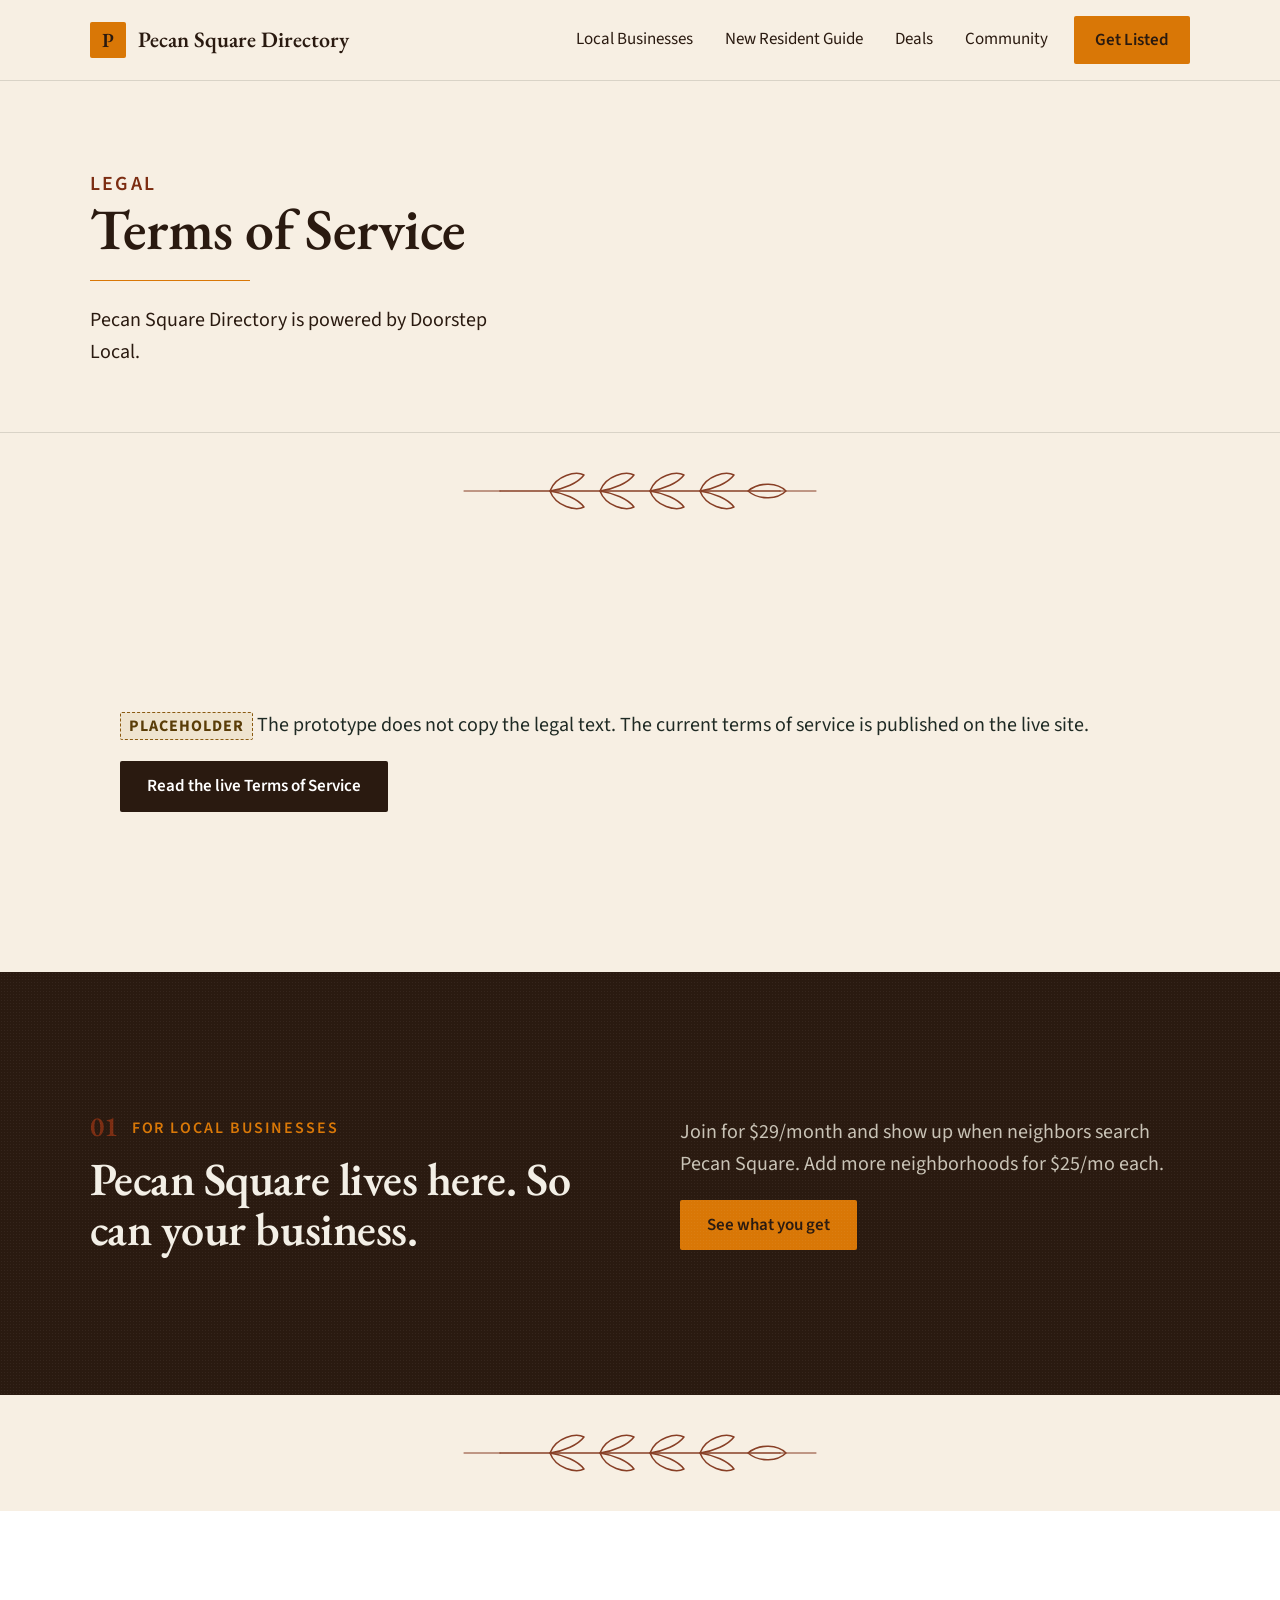
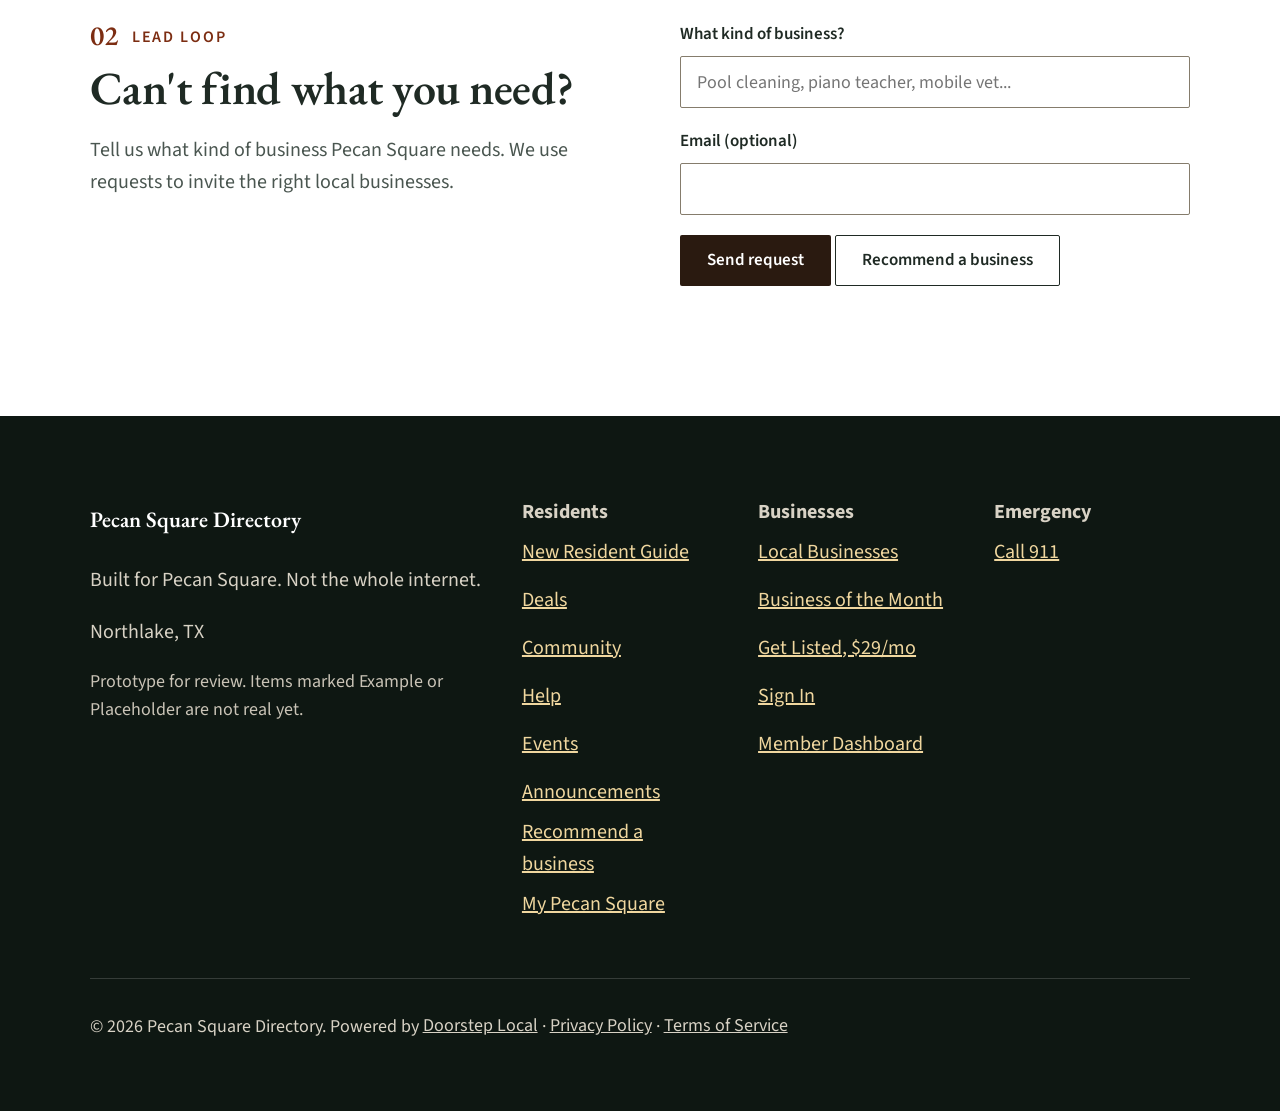
<file: terms.html>
<!doctype html>
<html lang="en"><head><meta charset="utf-8"><meta name="viewport" content="width=device-width,initial-scale=1">
<title>Terms of Service | Pecan Square Directory</title><meta name="description" content="Terms of Service for Pecan Square Directory."><meta name="robots" content="noindex,nofollow">
<link rel="canonical" href="https://pecansquaredirectory-preview.clientreview.co/terms.html"><meta property="og:title" content="Terms of Service | Pecan Square Directory"><meta property="og:description" content="Terms of Service for Pecan Square Directory.">
<meta property="og:url" content="https://pecansquaredirectory-preview.clientreview.co/terms.html"><meta property="og:type" content="website">
<link rel="icon" href="assets/favicon.svg"><link rel="preload" href="fonts/ebgaramond.woff2" as="font" type="font/woff2" crossorigin><link rel="preload" href="fonts/sourcesans3.woff2" as="font" type="font/woff2" crossorigin>
<link rel="stylesheet" href="css/site.css"><link rel="preload" href="js/site.js" as="script"><link rel="preload" href="js/layout.js" as="script"><link rel="preload" href="js/app.js" as="script">
<script>/* CLS gate: hide main until app.js has rendered the data-driven blocks (removed in app.js; 3s safety). */document.documentElement.classList.add('js-wait');setTimeout(function(){document.documentElement.classList.remove('js-wait')},3000)</script></head>
<body class="nophoto acc-numeral type-pecan-square" data-page="terms"><div id="hdr"></div><main id="main">
<section class="phero"><div class="wrap"><p class="kicker">Legal</p><h1>Terms of Service</h1><p>Pecan Square Directory is powered by Doorstep Local.</p></div></section><section class="band"><div class="wrap measure"><p><span class="ex">Placeholder</span> The prototype does not copy the legal text. The current terms of service is published on the live site.</p><p><a class="btn btn-dark" href="https://pecansquaredirectory.com/terms" rel="noopener">Read the live Terms of Service</a></p></div></section>
<section class="band dark grain cta-band"><div class="wrap split"><div><p class="kicker">For local businesses</p><h2>Pecan Square lives here. So can your business.</h2></div><div><p class="muted">Join for $29/month and show up when neighbors search Pecan Square. Add more neighborhoods for $25/mo each.</p><a class="btn btn-gold" href="join.html">See what you get</a></div></div></section><section class="band tight white" id="need"><div class="wrap split"><div><p class="kicker">Lead loop</p><h2>Can't find what you need?</h2><p class="muted">Tell us what kind of business Pecan Square needs. We use requests to invite the right local businesses.</p></div>
<form data-proto><label for="needw">What kind of business?</label><input id="needw" type="text" placeholder="Pool cleaning, piano teacher, mobile vet..." required>
<p><label for="neede">Email (optional)</label><input id="neede" type="email" autocomplete="email"></p><button class="btn btn-dark" type="submit">Send request</button> <a class="btn btn-ghost" href="recommend.html">Recommend a business</a><p class="formmsg note" role="status"></p></form></div></section>
</main><div id="ftr"></div>
<script src="js/site.js"></script><script src="js/layout.js"></script><script src="js/app.js"></script>
</body></html>
</file>
<file: css/site.css>
@font-face{font-family:"EB Garamond";src:url(../fonts/ebgaramond.woff2) format("woff2");font-weight:500 700;font-style:normal;font-display:swap}
@font-face{font-family:"Source Sans 3";src:url(../fonts/sourcesans3.woff2) format("woff2");font-weight:400 700;font-style:normal;font-display:swap}
:root{--ink:#2a1a10;--slate:#33200f;--paper:#f7efe3;--white:#fff;--text-c:#1f2a24;--muted:#4a5650;--gold:#D97706;--gold-d:#7c2d12;--line:#d9d3c7;--text:1.25rem;--text-lh:1.6;--wrap:min(82%,1240px);--r:var(--radius);--radius:2px;--rule:1px;--f-display:"EB Garamond",Georgia,serif;--f-text:"Source Sans 3",system-ui,sans-serif;--f-display-w:600}
*{box-sizing:border-box}html{-webkit-text-size-adjust:100%}
body{margin:0;font:400 var(--text)/var(--text-lh) var(--f-text);color:var(--text-c);background:var(--paper);overflow-x:hidden}
img{max-width:100%;display:block}
a{color:var(--gold-d)}a:hover{text-decoration-thickness:2px}
h1,h2,h3{font-family:var(--f-display);font-weight:var(--f-display-w);line-height:1.1;margin:0 0 .4em;letter-spacing:-.01em}
h1{font-size:clamp(2.6rem,6.2vw,5.6rem)}h2{font-size:clamp(2rem,3.6vw,3.25rem)}h3{font-size:1.4rem}
p{margin:20px 0}
.wrap{width:var(--wrap);margin:0 auto}.measure{max-width:1040px}
.skip{position:absolute;left:12px;top:0;transform:translateY(-120%);background:var(--gold);color:var(--ink);padding:12px 18px;z-index:99;border-radius:var(--radius)}.skip:focus{transform:none}
:focus-visible{outline:3px solid var(--gold);outline-offset:3px}
.btn{display:inline-flex;align-items:center;justify-content:center;gap:8px;min-height:48px;padding:14px 26px;border-radius:var(--radius);font:600 1.0625rem/1.2 var(--f-text);text-decoration:none;border:1px solid transparent;cursor:pointer}
.btn-gold{background:var(--gold);color:var(--ink)}.btn-gold:hover{filter:brightness(1.08)}
.btn-ghost{background:transparent;color:inherit;border-color:currentColor}
.btn-dark{background:var(--ink);color:#fff}
.kicker{font:600 1rem/1.3 var(--f-text);letter-spacing:.12em;text-transform:uppercase;color:var(--gold-d);margin:0 0 14px}
.dark .kicker,.slate .kicker,.photo .kicker{color:var(--gold)}
.ex{display:inline-block;font:700 1rem/1 var(--f-text);letter-spacing:.06em;text-transform:uppercase;background:#efe4cf;color:#5a3d08;border:1px dashed #8a5a10;border-radius:var(--radius);padding:5px 8px;vertical-align:middle}
.dark .ex{background:#3a3220;color:#f5d896;border-color:#f5d896}
/* header */
.hdr{position:absolute;inset:0 0 auto;z-index:20;color:#fff;background:linear-gradient(180deg,rgba(0,0,0,.75),transparent)}
.hdr.solid{position:sticky;top:0;background:var(--ink)}
.hdr-in{display:flex;align-items:center;justify-content:space-between;gap:20px;min-height:80px}
.brand{display:flex;align-items:center;gap:12px;color:#fff;text-decoration:none;font:600 1.375rem/1 var(--f-display);min-height:48px}
.brand img{width:36px;height:36px;border-radius:var(--radius)}
.nav{display:flex;gap:4px;align-items:center}
.nav a{color:#fff;text-decoration:none;font-size:1.0625rem;padding:12px 14px;min-height:48px;display:inline-flex;align-items:center;border-radius:var(--radius)}
.nav a:hover,.nav a[aria-current]{background:rgba(255,255,255,.12)}
.nav .btn{margin-left:8px;padding:12px 20px}
.menu-btn{display:none;min-width:48px;min-height:48px;background:transparent;border:1px solid rgba(255,255,255,.4);color:#fff;border-radius:var(--radius);font:600 1rem var(--f-text)}
@media (max-width:1023px){.menu-btn{display:inline-flex;align-items:center;justify-content:center;padding:0 16px}
 .nav{display:none;position:fixed;inset:80px 0 0;background:var(--ink);flex-direction:column;align-items:stretch;padding:20px 8%;overflow:auto}
 .nav.open{display:flex}.nav a{font-size:1.25rem;border-bottom:1px solid rgba(255,255,255,.12);border-radius:0}.nav .btn{margin:20px 0 0;border-radius:var(--radius)}}
/* hero */
.hero{position:relative;min-height:100svh;display:flex;align-items:center;color:#fff;background:#f7efe3}
.hero.has-photo:before,.has-photo .hero:before{content:"";position:absolute;inset:0;background:rgba(0,0,0,.6)}
.hero .wrap{position:relative;padding:140px 0 90px}
.hero h1{text-shadow:0 0 15px rgba(0,0,0,.5);max-width:14ch}
.hero .lede{font-size:clamp(1.25rem,1.8vw,1.5rem);max-width:40ch;margin:0 0 30px}
.search{display:flex;align-items:stretch;background:transparent;border-radius:0;padding:0;box-shadow:none;border-bottom:2px solid currentColor;max-width:900px}
.search input{flex:1;min-width:0;border:0;border-radius:0;background:transparent;font:400 1.25rem var(--f-text);padding:0 4px;color:inherit;min-height:56px}.search input::placeholder{color:inherit;opacity:.72}.search .btn{border-radius:var(--radius) var(--radius) 0 0}
.search input:focus{outline:none}.search:focus-within{outline:3px solid var(--gold);outline-offset:3px}
.search .btn{min-height:56px}
.chips{display:flex;flex-wrap:wrap;gap:10px;margin:22px 0 0}
.chips{align-items:center;gap:0 10px}.chip{min-height:48px;padding:0 2px;border:0;border-radius:0;background:none;color:inherit;font:500 1.0625rem var(--f-text);cursor:pointer;text-decoration:underline;text-decoration-thickness:1px;text-underline-offset:5px}.chips .sep{opacity:.6}
.chip:hover{text-decoration-thickness:2px}
.hero .small{font-size:1rem;opacity:.92;margin-top:24px}
.results{max-width:900px;margin-top:18px;background:#fff;color:var(--text-c);border-radius:var(--r);box-shadow:0 0 100px rgba(0,0,0,.3);max-height:60vh;overflow:auto}
.results[hidden]{display:none}
.res{display:flex;gap:14px;align-items:flex-start;padding:16px 22px;border-bottom:1px solid #eee;text-decoration:none;color:inherit;min-height:48px}
.res:hover{background:#faf6ee}.res b{display:block}.res .t{font:700 .875rem var(--f-text);letter-spacing:.06em;text-transform:uppercase;color:var(--gold-d);min-width:96px;padding-top:4px}
/* bands */
.band{padding:140px 0}.band.tight{padding:110px 0}
.dark{background:var(--ink);color:#f3efe6}.slate{background:var(--slate);color:#f3efe6}.white{background:#fff}
.dark a:not(.btn),.slate a:not(.btn){color:var(--gold)}
.dark .muted,.slate .muted{color:#c9c3b6}.muted{color:var(--muted)}
.grain{position:relative}.grain:after{content:"";position:absolute;inset:0;pointer-events:none;opacity:.05;background-image:radial-gradient(#fff 1px,transparent 1px);background-size:3px 3px}
.inset{width:calc(100% - 160px);margin:0 auto;border-radius:4px}
@media (max-width:1023px){.band{padding:80px 0}.band.tight{padding:70px 0}.inset{width:100%;border-radius:0}}
@media (max-width:600px){.band{padding:56px 0}.band.tight{padding:48px 0}:root{--wrap:88%}}
.head{display:flex;justify-content:space-between;align-items:end;gap:20px;flex-wrap:wrap;margin-bottom:40px}
.head p{max-width:46ch;margin:0}
/* intents */
.intents{display:grid;grid-template-columns:repeat(4,1fr);border-top:1px solid var(--line)}
.intent{padding:34px 28px 34px 0;border-right:1px solid var(--line)}.intent:last-child{border-right:0}
.intent+.intent{padding-left:28px}
.intent h3{font-size:1.6rem}.intent ul{list-style:none;margin:16px 0 0;padding:0}
.intent li a{display:flex;align-items:center;min-height:48px;text-decoration:none;color:var(--text-c);border-bottom:1px solid #ebe5d9}
.intent li a:hover{color:var(--gold-d)}
@media (max-width:1023px){.intents{grid-template-columns:1fr 1fr}.intent:nth-child(2){border-right:0}.intent:nth-child(3){padding-left:0}}
@media (max-width:600px){.intents{grid-template-columns:1fr}.intent,.intent+.intent{padding:28px 0;border-right:0;border-bottom:1px solid var(--line)}}
/* categories */
.cats{display:grid;grid-template-columns:repeat(auto-fill,minmax(300px,1fr));gap:0 32px;border-top:1px solid rgba(255,255,255,.16)}
.cat{display:flex;justify-content:space-between;align-items:center;gap:12px;padding:24px 4px;border-bottom:1px solid rgba(255,255,255,.16);text-decoration:none;color:#fff;min-height:48px}
.cat span{font:600 1.375rem var(--f-display)}.cat small{font-size:1rem;color:#c9c3b6}
.cat:hover span{color:var(--gold)}
/* right now */
.now{display:grid;grid-template-columns:1fr 1.4fr 1fr;gap:40px}
.now h3{font-family:var(--f-text);font-size:1rem;letter-spacing:.12em;text-transform:uppercase;color:var(--gold-d);border-bottom:1px solid var(--line);padding-bottom:12px}
.now ul{list-style:none;padding:0;margin:0}.now li{padding:14px 0;border-bottom:1px solid #ebe5d9}
.now li b{display:block}.now .when{color:var(--muted);font-size:1.0625rem}
.date{font:600 clamp(1.4rem,2vw,1.75rem) var(--f-display);margin:0}
@media (max-width:900px){.now{grid-template-columns:1fr}}
/* split */
.split{display:grid;grid-template-columns:1fr 1fr;gap:80px;align-items:start}
@media (max-width:900px){.split{grid-template-columns:1fr;gap:40px}}
/* form */
label{display:block;font-weight:600;margin:0 0 8px;font-size:1.0625rem}
input[type=text],input[type=email],input[type=search],select,textarea{width:100%;min-height:52px;border:1px solid #b9b1a2;border-radius:var(--radius);padding:12px 16px;font:400 1.125rem var(--f-text);background:#fff;color:var(--text-c)}
textarea{min-height:120px}
.seg{display:flex;flex-wrap:wrap;gap:10px;margin:14px 0}
.seg label{display:flex;align-items:center;gap:10px;min-height:48px;padding:10px 16px;border:1px solid rgba(255,255,255,.3);border-radius:var(--radius);font-weight:500;cursor:pointer;margin:0}
.seg input{width:22px;height:22px;accent-color:var(--gold)}
.answer{margin-top:28px;border-top:1px solid rgba(255,255,255,.16)}
.answer dl{display:grid;grid-template-columns:minmax(120px,200px) 1fr;margin:0}
.answer dt,.answer dd{padding:14px 0;border-bottom:1px solid rgba(255,255,255,.16);margin:0}.answer dt{color:#c9c3b6}
@media (max-width:600px){.answer dl{grid-template-columns:1fr}.answer dt{border:0;padding-bottom:0}}
/* listings (real UI cards) */
.list{display:grid;grid-template-columns:repeat(auto-fill,minmax(320px,1fr));gap:24px}
@media (max-width:400px){.list{grid-template-columns:1fr}}
.card{background:#fff;border:1px solid #e3ddd0;border-radius:var(--r);padding:26px;display:flex;flex-direction:column;gap:12px;box-shadow:0 0 60px rgba(0,0,0,.05)}
.card .top{display:flex;gap:16px;align-items:center}
.card .logo{width:64px;height:64px;border-radius:var(--radius);object-fit:contain;background:#f4efe4;border:1px solid #eee}
.card .ph{width:64px;height:64px;border-radius:var(--radius);background:#ece5d6;display:grid;place-items:center;font:600 1.4rem var(--f-display);color:#5a4a2a}
.card h3{margin:0;font-size:1.375rem}.card .sub{font-size:1rem;color:var(--muted)}
.card p{margin:0;font-size:1.0625rem}
.badges{display:flex;flex-wrap:wrap;gap:8px}
.badge{font:600 1rem/1.2 var(--f-text);padding:7px 10px;border-radius:var(--radius);background:#eef2ec;color:#1e3a29;border:1px solid #c9d6cc}
.badge.res{background:#fbf1dc;color:#5a3d08;border-color:#e6cf9c}
.badge.tip{cursor:help;position:relative}
.recs{font-size:1rem;color:#1e3a29;font-weight:600}
.actions{display:flex;flex-wrap:wrap;gap:10px;margin-top:auto;padding-top:6px}
.actions .btn{padding:12px 18px;font-size:1rem}
.save{min-width:48px;min-height:48px;border-radius:var(--radius);border:1px solid #b9b1a2;background:#fff;font:600 1rem var(--f-text);padding:0 16px;cursor:pointer;color:var(--text-c)}
.save[aria-pressed=true]{background:var(--ink);color:#fff;border-color:var(--ink)}
.offer .exp{font-weight:700;color:#8b2a0e}.offer .kind{font:700 1rem var(--f-text);letter-spacing:.06em;text-transform:uppercase;color:var(--gold-d)}
/* ask */
.ask{display:flex;gap:10px;max-width:800px}.ask input{flex:1}
.ask-out{margin-top:24px;max-width:800px;font-size:1.25rem;min-height:1em}
.ask-q{display:flex;flex-wrap:wrap;gap:10px;margin-top:16px}
.ask-q button{min-height:48px;padding:10px 16px;border-radius:var(--radius);border:1px solid #b9b1a2;background:transparent;font:500 1rem var(--f-text);cursor:pointer;color:var(--text-c)}
/* join */
.price{font:600 clamp(3.5rem,8vw,6rem)/1 var(--f-display)}.price small{font-size:1.5rem}
.feat{list-style:none;padding:0;margin:0;columns:2;column-gap:60px}.feat li{break-inside:avoid;padding:16px 0;border-bottom:1px solid rgba(255,255,255,.16)}
.feat b{display:block;color:#fff}
@media (max-width:800px){.feat{columns:1}}
.profile{background:#fff;color:var(--text-c);border-radius:var(--r);overflow:hidden;box-shadow:0 0 100px rgba(0,0,0,.3)}
.profile .cover{aspect-ratio:3/1;object-fit:cover;width:100%}
.profile .pin{padding:28px}
/* page hero */
.phero{background:#f7efe3;position:relative;color:#fff}
.has-photo .phero:before{content:"";position:absolute;inset:0;background:rgba(0,0,0,.72)}
.phero .wrap{position:relative;padding:170px 0 90px}
.phero h1{font-size:clamp(2.75rem,5vw,4.5rem)}
.phero p{max-width:50ch;font-size:1.375rem}
@media (max-width:600px){.phero .wrap{padding:130px 0 56px}}
/* guide */
.guide{display:grid;grid-template-columns:repeat(auto-fill,minmax(300px,1fr));gap:0 40px}
.guide div{padding:22px 0;border-bottom:1px solid var(--line)}
.guide h3{font-size:1.25rem;font-family:var(--f-text);font-weight:700;margin:0 0 6px}
.guide p{margin:0;font-size:1.0625rem}
.filters{display:flex;flex-wrap:wrap;gap:10px;margin-bottom:30px}
.filters button{min-height:48px;padding:10px 18px;border-radius:var(--radius);border:1px solid #b9b1a2;background:#fff;font:500 1rem var(--f-text);cursor:pointer;color:var(--text-c)}
.filters button[aria-pressed=true]{background:var(--ink);color:#fff;border-color:var(--ink)}
/* footer */
.ftr{background:#0e1712;color:#d8d2c5;padding:80px 0 40px}
.ftr a{color:#f0d79f;display:inline-flex;min-height:48px;align-items:center}
.ftr .cols{display:grid;grid-template-columns:2fr 1fr 1fr 1fr;gap:40px}
.ftr ul{list-style:none;padding:0;margin:0}
.ftr .fine{border-top:1px solid rgba(255,255,255,.16);margin-top:50px;padding-top:24px;font-size:1rem}
@media (max-width:800px){.ftr .cols{grid-template-columns:1fr 1fr}}
.toast{position:fixed;left:50%;bottom:24px;transform:translateX(-50%);background:var(--ink);color:#fff;padding:14px 22px;border-radius:var(--radius);z-index:50;font-size:1rem}
.note{font-size:1rem;color:var(--muted)}
.dark .note,.slate .note{color:#c9c3b6}
.hero .kicker,.phero .kicker{color:var(--gold)}
.phero .kicker{color:#fcd34d} /* M1 r5: #e0a63a on photo = 2.88-4.27:1 at 18-20px/600; #fcd34d = 4.67+ */
.dark .now h3{color:var(--gold);border-color:rgba(255,255,255,.16)}.dark .now li{border-color:rgba(255,255,255,.12)}.dark .when{color:#c9c3b6}
.slate .intent li a{color:#fff}
@media (max-width:600px){.search .btn{padding:14px 18px}}

/* Gate R1 fixes */
.profile .cover{height:auto;aspect-ratio:3/1;object-fit:cover;object-position:left center}
.nav .btn-gold{color:var(--ink)}
.has-photo .phero.bizhero:before{background:linear-gradient(90deg,rgba(14,23,18,.92) 0%,rgba(14,23,18,.8) 55%,rgba(14,23,18,.55) 100%)}
h1{font-size:max(2.75rem,5vw)}
.hero h1{font-size:max(2.6rem,5.2vw);max-width:13ch}
.hero .lede{font-size:max(1.25rem,1.3vw)}
.search{max-width:min(1100px,60vw)}
.search input,.search .btn{min-height:max(56px,3.6vw)}
.phero h1{font-size:max(2.75rem,4.5vw)}
:root{--wrap:min(86%,1640px)}
@media (max-width:600px){:root{--wrap:88%}.search{max-width:none}}
.card{text-align:center;align-items:center}
.card .top{flex-direction:column;text-align:center}
.badges,.actions{justify-content:center}
.card p,.card .sub,.recs,.now .when,.guide p,.cat small{font-size:1.125rem}
.note,.hero .small,.ftr .fine{font-size:1.125rem}

/* Mobile Bandit r1 fixes */
/* F1 High: profile cover distorted to 724px tall (img height attr wins) css/site.css:128 */
.profile .cover{height:auto}
/* F2 High: search hero not in first screen on phones/landscape; F3 results render below chips  css/site.css:35-37 */
.hero .wrap{display:flex;flex-direction:column}
.hero .results{order:0}
.hero #sform{order:-1}
.hero .kicker,.hero h1{order:-3}.hero .lede{order:-2}
.hero #results{order:-1;margin-top:12px}
.hero .chips{order:0}
@media (max-width:600px){.hero{min-height:auto}.hero .wrap{padding:104px 0 48px}.hero h1{font-size:2.25rem}.hero .lede{font-size:1.125rem;margin-bottom:20px}.hero .kicker{margin-bottom:8px}}
@media (max-height:500px) and (orientation:landscape){.hero{min-height:auto}.hero .wrap{padding:92px 0 32px}.hero h1{font-size:2rem;max-width:none}.hero .lede{display:none}.hero .kicker{display:none}}
/* F4 Medium: 8 filter pills stack 338-396px tall on phones css/site.css:142 */
@media (max-width:600px){.filters{flex-wrap:nowrap;overflow-x:auto;overscroll-behavior-x:contain;scrollbar-width:none;margin-inline:-6%;padding:4px 6%;scroll-padding-inline:6%}.filters::-webkit-scrollbar{display:none}.filters button{flex:0 0 auto}}
/* F7 Low: Mike's rule, card content centred css/site.css:101-112 */
.card{text-align:center;align-items:center}.card .top{flex-direction:column}.card .badges,.card .actions{justify-content:center}
/* F8 Low: menu open, page scrolls behind */
html:has(.nav.open){overflow:hidden}
/* F10 Low: input borders 1.9-2.13:1 (<3:1 UI) css/site.css:89 and .seg label border on slate css/site.css:92 */
input[type=text],input[type=email],input[type=search],select,textarea{border-color:#857c6c}
.seg label{border-color:rgba(255,255,255,.55)}
/* F11 Low: my-harvest empty-state links are 24px-tall inline links (only CTAs) my-harvest.html:15 */
#my>p:first-child a{display:inline-flex;min-height:48px;align-items:center}
#oq{width:100%;min-height:52px;border:1px solid #857c6c;border-radius:var(--radius);padding:12px 16px;font:400 1.125rem var(--f-text);background:#fff;color:var(--text-c);max-width:520px;margin-bottom:30px;-webkit-appearance:none;appearance:none}

/* Final polish */
@media (min-width:601px){.hero{align-items:flex-start}.hero .wrap{padding-top:max(130px,22svh)}}
.save,.ask-q button{border-color:#857c6c}
.profile .badges,.profile-body .badges{justify-content:flex-start}
/* r4 */
.hero{position:relative}
.scrollcue{position:absolute;left:50%;bottom:22px;transform:translateX(-50%);color:#fff;opacity:.85;display:grid;place-items:center;width:48px;height:48px;border-radius:50%;animation:cue 2.2s ease-in-out infinite}
.scrollcue:focus-visible{outline:3px solid var(--gold);outline-offset:3px}
@keyframes cue{0%,100%{transform:translate(-50%,0)}50%{transform:translate(-50%,8px)}}
@media (prefers-reduced-motion:reduce){.scrollcue{animation:none}}
@media (max-height:500px) and (orientation:landscape){.scrollcue{display:none}}
.chapters{display:grid;grid-template-columns:repeat(auto-fill,minmax(min(100%,420px),1fr));gap:24px}
.chapter{background:var(--paper);border:1px solid #e3ddd0;border-radius:var(--r);padding:26px}
.chapter ul{margin:0;padding-left:1.1em}.chapter li{margin:0 0 12px;font-size:1.125rem}
.srcl{font-size:1rem;white-space:nowrap;display:inline-flex;align-items:center;min-height:44px;min-width:44px}
.bizcover{position:relative}
.bizbanner{display:block;width:100%;height:auto;aspect-ratio:3/1;object-fit:cover;border-radius:var(--r)}
.bizlogo{position:absolute;left:24px;bottom:-40px;width:120px;height:120px;border-radius:16px;background:#fff;border:4px solid #fff;object-fit:contain;box-shadow:0 0 30px rgba(0,0,0,.15)}
@media (max-width:600px){.bizlogo{width:80px;height:80px;bottom:-28px;left:14px}}
.bizcover-band{padding-bottom:56px}
.subtag{font-size:1.125rem!important;opacity:.9}
.livetags{display:flex;gap:8px;flex-wrap:wrap;margin:24px 0 8px}
.tag{display:inline-block;padding:6px 12px;border-radius:var(--radius);background:#ece5d6;font-weight:600;font-size:1rem}
.tag.vm{background:#1f5135;color:#fff}
.abouth{font-size:1.75rem;margin-top:20px}
.views{font-size:1.125rem}.views b{font-size:1.5rem}
.badge.pend{background:#fff4dc;color:#6b4b0e;border:1px solid #c9a35a}
#pending ul{padding-left:1.1em}
.specialoffer{max-width:720px;margin:0 auto}
.bizcover-band + .band{padding-top:40px}
.srcl{min-height:48px;min-width:48px}

/* CLS gate */
html.js-wait main{visibility:hidden}
/* Mobile Bandit r3 fixes */
/* Harvest Directory r3 (52dd7da) proposed fixes, tested by injection in Chromium + WebKit */
/* H1 business.html:23 + css/site.css .split: the "Email mike@thetribemaker.com" button min-content (319px) forces sideways scroll at 320 */
.split>*{min-width:0}
aside.card .btn{white-space:normal;overflow-wrap:anywhere;text-align:center}
/* M1 business.html:22 (inline #b9b1a2 border removed) + css/site.css:198: Yes/No labels get rgba(255,255,255,.55) on paper = ~1:1 */
.profile-body .seg label,#recform .seg label{border-color:#857c6c}
/* M2 css/site.css:54 .bizbanner: 2172w cover is 1.23x at 1024 portrait (DPR2). Interim cap until a >=2880w export exists */
@media (min-width:769px) and (min-resolution:2dppx){.bizcover{max-width:724px;margin-inline:auto}}
/* L2 inline links in guide chapters (site.js:257-259) and side-picker answer phones (app.js:132) 21-24px tall */
.chapter li a:not(.srcl),.answer dd a{display:inline-block;padding:14px 0;margin:-14px 0;max-width:100%}
/* L4 css/site.css:44 chevron sits below the fold on short phones (825px top at 320x568): hide where it can't be seen */
@media (max-width:600px) and (max-height:700px){.scrollcue{display:none}}
/* L6 css/site.css:92-93 side picker: no focus ring in WebKit after arrow keys, and the chosen side has no state beyond the native dot */
.seg label:has(:focus-visible){outline:3px solid var(--gold);outline-offset:2px}
.seg label:has(:checked){border-color:var(--gold);background:rgba(224,166,58,.16)}
.chapters>*,.guide>*{min-width:0}.chapter li,.guide p,.answer dd{overflow-wrap:anywhere}
@media (min-width:769px) and (min-resolution:2dppx){.bizcover{margin-inline:0}}

/* Inner pages match home (Mike, Oct 14): hero treatment scaled, full section rhythm, shared heads */
.phero{min-height:min(62svh,640px);display:flex;align-items:flex-end;background-position:center 40%}
.has-photo .phero:before{background:linear-gradient(180deg,rgba(0,0,0,.72) 0%,rgba(0,0,0,.6) 45%,rgba(0,0,0,.7) 100%)}
.phero .wrap{padding:170px 0 110px}
.phero h1{text-shadow:0 0 15px rgba(0,0,0,.5);max-width:18ch}
.phero p{font-size:max(1.25rem,1.3vw);max-width:44ch;margin:0}
.phero h1+p{margin-top:6px}
.phero .subtag{margin-top:14px}
.band .head h2{margin:0}
.band .head{margin-bottom:56px;padding-bottom:28px;border-bottom:1px solid var(--line)}
.dark .head,.slate .head{border-color:rgba(255,255,255,.16)}
.band .head>.muted{font-size:1.25rem}
.cta-band .split{align-items:center}.cta-band h2{margin:0}.cta-band .muted{margin-top:0}
.band.dark .now .date,.dark #nowdate{color:#fff}
.chapter{background:#fff}.white .chapter{background:var(--paper)}
@media (max-width:1023px){.phero{min-height:min(52svh,520px)}.phero .wrap{padding:140px 0 72px}.band .head{margin-bottom:40px}}
@media (max-width:600px){.phero{min-height:auto}.phero .wrap{padding:120px 0 52px}.phero h1{font-size:2.25rem}.phero p{font-size:1.125rem}.band .head{margin-bottom:32px;padding-bottom:20px}}
/* Marco inner gate SOFT 1 + 3 */
@media (min-width:1024px){.phero{min-height:640px}.phero h1{max-width:22ch}}
#ol{display:flex;flex-wrap:wrap;justify-content:center;gap:24px}
#ol>.card{flex:0 1 calc((100% - 48px)/3);min-width:min(100%,300px)}
/* r5 L2: smaller hero on phones (downscaled only) + preload in <head> */


/* Directory template: monogram when a directory has no logo file */
.mono{display:inline-flex;align-items:center;justify-content:center;width:36px;height:36px;border-radius:var(--radius);background:var(--gold);color:var(--ink);font:600 1.25rem/1 var(--f-display)}
/* Quick links on a light band (live-site "Quick links" block) */
.white .cats.quick{border-top-color:var(--line)}.white .quick .cat{color:var(--text-c);border-bottom-color:var(--line)}.white .quick .cat small{color:var(--muted)}.white .quick .cat:hover span{color:var(--gold-d)}

/* ===== R2 (Marco gate) ===== */
.hero h1,.phero h1{text-wrap:balance}
.ftr li a{min-width:48px}
/* whole label row is the tap target; the native radio covers the row invisibly */
.seg label{position:relative}
.seg input{position:absolute;inset:0;width:100%;height:100%;margin:0;opacity:0;cursor:pointer}
.seg label:before{content:"";flex:none;width:20px;height:20px;border:2px solid currentColor;border-radius:50%}
.seg label:has(:checked):before{background:var(--gold);box-shadow:inset 0 0 0 3px var(--paper)}
/* no-photo directories: paper hero, ink type, accent hairline, name-mark or map plate */
.nophoto .hdr{position:sticky;top:0;color:var(--ink);background:var(--paper);border-bottom:var(--rule) solid var(--line)}
.nophoto .hdr .brand,.nophoto .hdr .nav a{color:var(--ink)}
.nophoto .nav a:hover,.nophoto .nav a[aria-current]{background:rgba(0,0,0,.06)}
.nophoto .menu-btn{color:var(--ink);border-color:var(--ink)}
@media (max-width:1023px){.nophoto .nav{background:var(--paper)}.nophoto .nav a{border-bottom-color:var(--line)}}
.nophoto .hero,.nophoto .phero{background:var(--paper);color:var(--ink);overflow:hidden}
.nophoto .hero{min-height:min(88svh,860px)}
.nophoto .hero .wrap{padding-top:clamp(56px,9vw,120px)}
.nophoto .phero{min-height:auto;border-bottom:var(--rule) solid var(--line)}
.nophoto .phero .wrap{padding:clamp(56px,7vw,104px) 0 clamp(40px,5vw,72px)}
.nophoto .hero h1,.nophoto .phero h1{text-shadow:none}
.nophoto .hero .kicker,.nophoto .phero .kicker{color:var(--gold-d)}
.nophoto .hero h1:after,.nophoto .phero h1:after{content:"";display:block;width:min(160px,30%);height:var(--rule);background:var(--gold);margin-top:.35em}
.nophoto .scrollcue{color:var(--ink)}
.nophoto .search .btn-gold{background:var(--ink);color:var(--paper)}
.mark{position:absolute;right:0;top:50%;transform:translate(18%,-50%);pointer-events:none;z-index:0;line-height:.82;white-space:nowrap}
.mark span{display:block;font:var(--f-display-w) clamp(8rem,16vw,18rem)/.82 var(--f-display);color:var(--ink);opacity:.07;letter-spacing:-.03em}
.mark.map{transform:translate(8%,-50%);width:min(62vw,980px);opacity:.16}
.mark.map img{width:100%;height:auto}
.hero .wrap{z-index:1}
.plate{position:absolute;right:max(4vw,24px);bottom:28px;z-index:1;margin:0;font:600 .875rem/1.4 var(--f-text);letter-spacing:.14em;text-transform:uppercase;color:var(--muted);text-align:right}
.plate small{display:block;font-size:.875rem;letter-spacing:.04em;text-transform:none;font-weight:400}
@media (max-width:600px){.mark span{font-size:6.5rem}.mark{top:auto;bottom:56px;transform:translateX(22%)}.mark.map{width:120vw;bottom:40px}.plate{position:static;text-align:left;margin:24px 4vw 0;padding-bottom:24px}}
/* accent roles */
.acc-rule .band .kicker:before{content:"";display:inline-block;width:28px;height:var(--rule);background:currentColor;vertical-align:middle;margin:0 12px 3px 0}
.acc-underline .band h2{text-decoration:underline;text-decoration-color:var(--gold);text-decoration-thickness:max(2px,calc(var(--rule)*2));text-underline-offset:.16em}
.acc-numeral main{counter-reset:sec}
.acc-numeral .band .head .kicker:before,.acc-numeral .band .split>div>.kicker:first-child:before{counter-increment:sec;content:counter(sec,decimal-leading-zero);display:inline-block;margin-right:14px;font:var(--f-display-w) 1.75rem/1 var(--f-display);color:var(--gold-d);letter-spacing:0;vertical-align:-3px}
.band .head{border-bottom-width:var(--rule)}
/* community motif divider */
.motif{display:flex;justify-content:center;padding:28px 0;background:var(--paper)}
.motif img{width:min(360px,70vw);height:auto;opacity:.9}
.search input[type=search]{background:transparent;border:0;border-radius:0;min-height:56px;color:inherit}
/* Mobile Bandit r1 */
@media (max-width:400px){.ftr .cols{grid-template-columns:1fr;gap:8px}}
.filters button{border-color:#857c6c}
#evsort{border-color:#857c6c!important}
.guide p a{display:inline-block;padding:12px 0}
.chip{min-width:48px}.guide p a{min-width:48px}

/* Marco R2 */
@media (max-width:600px){.nophoto .hero{flex-direction:column;align-items:stretch}.nophoto .hero .wrap{width:var(--wrap);padding-top:40px}.plate{margin:0 auto;width:var(--wrap);padding-bottom:32px}}
.seg label{min-height:48px}
/* R3: name-mark breaks on words (no stray partial letter), small bleed only */
.mark{text-align:right;transform:translate(5%,-50%)}
@media (max-width:600px){.nophoto .scrollcue{display:none}.nophoto .hero .mark{position:relative;top:auto;bottom:auto;transform:translateX(6%);margin:8px 0 0;align-self:flex-end}.nophoto .hero .mark.map{transform:none;width:130%;align-self:center;margin-top:-8px}.mark span{font-size:5.5rem}}
.mark{transform:translate(1%,-50%)}@media (max-width:600px){.nophoto .hero .mark{transform:none}}.mark span{width:max-content;margin-left:auto}
@media (max-width:1023px){.nophoto .hero{flex-direction:column;align-items:stretch}.nophoto .hero .wrap{width:var(--wrap);padding-top:40px}.nophoto .scrollcue{display:none}.nophoto .hero .mark{position:relative;top:auto;bottom:auto;transform:none;margin:8px 0 0;align-self:flex-end}.nophoto .hero .mark.map{width:100%;align-self:center;margin-top:-8px}.plate{position:static;text-align:left;margin:0 auto;width:var(--wrap);padding-bottom:32px}}
.plate,.plate small{font-size:1rem}
/* r3 N4-N6 + Marco SOFT */
.band p a[href="#need"]{display:inline-block;padding:12px 0}
.chips .sep{opacity:.8}
.mark span::before{content:attr(data-w)}
@media (min-width:1024px){.mark{top:62%}}
@media (min-width:1024px) and (max-width:1799px){.mark span{font-size:11vw}}
/* r4 Bandit R1/R2 */
@media(min-width:1024px) and (max-width:1279px){.mark span{font-size:9.5vw}}
@media(min-width:1024px) and (max-width:1199px){.nav a{white-space:nowrap;padding:12px 10px}.nav .btn{margin-left:4px;padding:12px 16px}}
</file>
